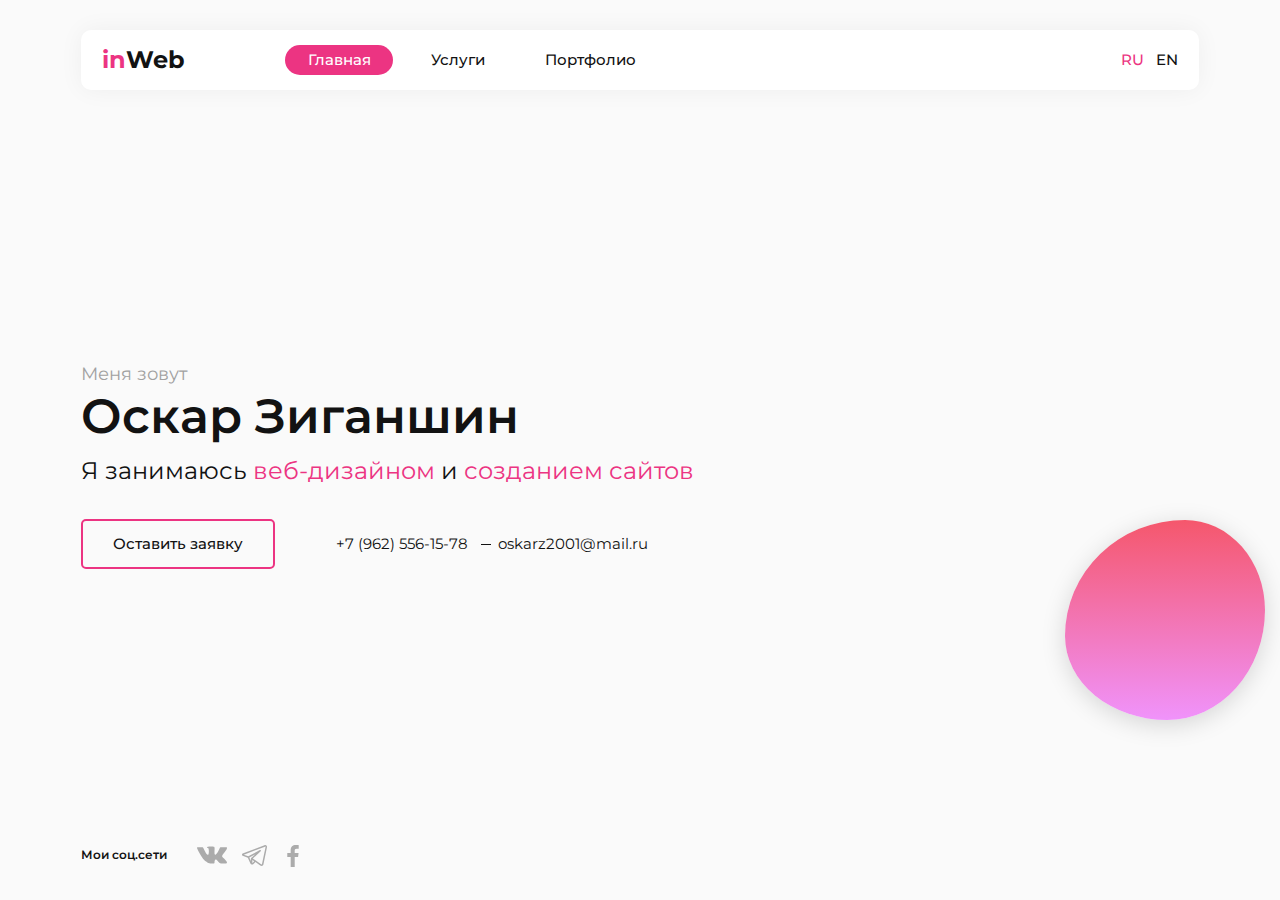
<file: index.html>
<!DOCTYPE html>
<html lang="ru">
<head>
    <meta charset="UTF-8">
    <link rel="preconnect" href="https://fonts.googleapis.com">
    <link rel="preconnect" href="https://fonts.gstatic.com" crossorigin>
    <link href="https://fonts.googleapis.com/css2?family=Montserrat:wght@400;500;600;700&display=swap" rel="stylesheet">
    <link rel="stylesheet" href="assets/css/style.min.css">
    
    <meta name="viewport" content="width=device-width, initial-scale=1">
    
    <link rel="icon" type="image/png" href="assets/img/favicon/favicon-96x96.png" sizes="96x96" />
    <link rel="icon" type="image/svg+xml" href="assets/img/favicon/favicon.svg" />
    <link rel="shortcut icon" href="assets/img/favicon/favicon.ico" />
    <link rel="apple-touch-icon" sizes="180x180" href="assets/img/favicon/apple-touch-icon.png" />
    <meta name="apple-mobile-web-app-title" content="inWeb" />
    <link rel="manifest" href="assets/img/favicon/site.webmanifest" />
    
    <title>Folio</title>
    
    <script src="https://cdnjs.cloudflare.com/ajax/libs/jquery/3.7.1/jquery.min.js" integrity="sha512-v2CJ7UaYy4JwqLDIrZUI/4hqeoQieOmAZNXBeQyjo21dadnwR+8ZaIJVT8EE2iyI61OV8e6M8PP2/4hpQINQ/g==" crossorigin="anonymous" referrerpolicy="no-referrer"></script>
</head>
<body>
<svg style = "display: none;">
    <symbol id="vk" viewBox="0 0 548.358 548.358">
        <g>
            <path d="M545.451 400.298c-.664-1.431-1.283-2.618-1.858-3.569-9.514-17.135-27.695-38.167-54.532-63.102l-.567-.571-.284-.28-.287-.287h-.288c-12.18-11.611-19.893-19.418-23.123-23.415-5.91-7.614-7.234-15.321-4.004-23.13 2.282-5.9 10.854-18.36 25.696-37.397 7.807-10.089 13.99-18.175 18.556-24.267 32.931-43.78 47.208-71.756 42.828-83.939l-1.701-2.847c-1.143-1.714-4.093-3.282-8.846-4.712-4.764-1.427-10.853-1.663-18.278-.712l-82.224.568c-1.332-.472-3.234-.428-5.712.144l-3.713.859-1.431.715-1.136.859c-.952.568-1.999 1.567-3.142 2.995-1.137 1.423-2.088 3.093-2.848 4.996-8.952 23.031-19.13 44.444-30.553 64.238-7.043 11.803-13.511 22.032-19.418 30.693-5.899 8.658-10.848 15.037-14.842 19.126-4 4.093-7.61 7.372-10.852 9.849-3.237 2.478-5.708 3.525-7.419 3.142-1.715-.383-3.33-.763-4.859-1.143-2.663-1.714-4.805-4.045-6.42-6.995-1.622-2.95-2.714-6.663-3.285-11.136-.568-4.476-.904-8.326-1-11.563-.089-3.233-.048-7.806.145-13.706.198-5.903.287-9.897.287-11.991 0-7.234.141-15.085.424-23.555.288-8.47.521-15.181.716-20.125.194-4.949.284-10.185.284-15.705s-.336-9.849-1-12.991a44.442 44.442 0 0 0-2.99-9.137c-1.335-2.95-3.289-5.232-5.853-6.852-2.569-1.618-5.763-2.902-9.564-3.856-10.089-2.283-22.936-3.518-38.547-3.71-35.401-.38-58.148 1.906-68.236 6.855-3.997 2.091-7.614 4.948-10.848 8.562-3.427 4.189-3.905 6.475-1.431 6.851 11.422 1.711 19.508 5.804 24.267 12.275l1.715 3.429c1.334 2.474 2.666 6.854 3.999 13.134 1.331 6.28 2.19 13.227 2.568 20.837.95 13.897.95 25.793 0 35.689-.953 9.9-1.853 17.607-2.712 23.127-.859 5.52-2.143 9.993-3.855 13.418-1.715 3.426-2.856 5.52-3.428 6.28-.571.76-1.047 1.239-1.425 1.427a21.387 21.387 0 0 1-7.71 1.431c-2.667 0-5.901-1.334-9.707-4-3.805-2.666-7.754-6.328-11.847-10.992-4.093-4.665-8.709-11.184-13.85-19.558-5.137-8.374-10.467-18.271-15.987-29.691l-4.567-8.282c-2.855-5.328-6.755-13.086-11.704-23.267-4.952-10.185-9.329-20.037-13.134-29.554-1.521-3.997-3.806-7.04-6.851-9.134l-1.429-.859c-.95-.76-2.475-1.567-4.567-2.427a30.301 30.301 0 0 0-6.567-1.854l-78.229.568c-7.994 0-13.418 1.811-16.274 5.428l-1.143 1.711c-.571.953-.859 2.475-.859 4.57 0 2.094.571 4.664 1.714 7.707 11.42 26.84 23.839 52.725 37.257 77.659 13.418 24.934 25.078 45.019 34.973 60.237 9.897 15.229 19.985 29.602 30.264 43.112 10.279 13.515 17.083 22.176 20.412 25.981 3.333 3.812 5.951 6.662 7.854 8.565l7.139 6.851c4.568 4.569 11.276 10.041 20.127 16.416 8.853 6.379 18.654 12.659 29.408 18.85 10.756 6.181 23.269 11.225 37.546 15.126 14.275 3.905 28.169 5.472 41.684 4.716h32.834c6.659-.575 11.704-2.669 15.133-6.283l1.136-1.431c.764-1.136 1.479-2.901 2.139-5.276.668-2.379 1-5 1-7.851-.195-8.183.428-15.558 1.852-22.124 1.423-6.564 3.045-11.513 4.859-14.846 1.813-3.33 3.859-6.14 6.136-8.418 2.282-2.283 3.908-3.666 4.862-4.142.948-.479 1.705-.804 2.276-.999 4.568-1.522 9.944-.048 16.136 4.429 6.187 4.473 11.99 9.996 17.418 16.56 5.425 6.57 11.943 13.941 19.555 22.124 7.617 8.186 14.277 14.271 19.985 18.274l5.708 3.426c3.812 2.286 8.761 4.38 14.853 6.283 6.081 1.902 11.409 2.378 15.984 1.427l73.087-1.14c7.229 0 12.854-1.197 16.844-3.572 3.998-2.379 6.373-5 7.139-7.851.764-2.854.805-6.092.145-9.712-.677-3.611-1.344-6.136-2.008-7.563z"></path>
        </g>
    </symbol>

    <symbol id="facebook" viewBox="0 0 155.139 155.139">
        <g>
            <path d="M89.584 155.139V84.378h23.742l3.562-27.585H89.584V39.184c0-7.984 2.208-13.425 13.67-13.425l14.595-.006V1.08C115.325.752 106.661 0 96.577 0 75.52 0 61.104 12.853 61.104 36.452v20.341H37.29v27.585h23.814v70.761h28.48z"></path>
        </g>
    </symbol>

    <symbol id="tg" viewBox="0 0 511.981 511.981">
        <g>
            <path d="M504.143 55.033c-6.249-7.672-15.628-11.898-26.412-11.898-5.818 0-11.982 1.218-18.32 3.619L25.956 210.984C2.909 219.718-.193 232.865.009 239.924c.201 7.024 4.012 19.878 27.21 27.298l91.925 33.687 48.447 110.897c4.87 15.338 15.046 26.098 28.034 29.588a35.083 35.083 0 0 0 9.13 1.201c10.548 0 21.348-4.645 30.675-13.405l40.138-37.71 97.935 67.408c8.82 6.518 18.417 9.96 27.775 9.959 18.994-.001 34.143-13.905 38.594-35.423l70.891-342.863c2.913-14.091.562-26.708-6.62-35.528zM149.609 295.704 274.7 228.623l-87.18 79.969a14.984 14.984 0 0 0-4.838 11.038c-.006.154-.025.304-.026.458l-.301 50.572zm65.281 111.62a28.536 28.536 0 0 1-2.768 2.298l.367-61.561 37.791 26.012zM481.384 84.486l-70.89 342.862c-.715 3.457-3.045 11.499-9.218 11.499-2.883 0-6.459-1.484-10.069-4.18a13.941 13.941 0 0 0-.471-.337l-107.969-74.315-.044-.03-61.044-42.017 161.255-147.916a15 15 0 0 0 2.092-19.736 15 15 0 0 0-19.321-4.537l-236.544 126.85-91.927-33.687a12.01 12.01 0 0 0-.202-.073L470.041 74.808c3.649-1.383 6.196-1.673 7.69-1.673.741 0 2.531.082 3.149.842.793.973 1.791 4.282.504 10.509z"></path>
        </g>
    </symbol>

    <symbol id="arrow-right" viewBox="0 0 492.004 492.004">
        <g>
            <path d="M382.678 226.804 163.73 7.86C158.666 2.792 151.906 0 144.698 0s-13.968 2.792-19.032 7.86l-16.124 16.12c-10.492 10.504-10.492 27.576 0 38.064L293.398 245.9l-184.06 184.06c-5.064 5.068-7.86 11.824-7.86 19.028 0 7.212 2.796 13.968 7.86 19.04l16.124 16.116c5.068 5.068 11.824 7.86 19.032 7.86s13.968-2.792 19.032-7.86L382.678 265c5.076-5.084 7.864-11.872 7.848-19.088.016-7.244-2.772-14.028-7.848-19.108z"></path>
        </g>
    </symbol>
</svg>

<div class="page">
    <!-- Header -->
    <header class="header">
        <div class="container">
            <div class="header__inner">
    
                <div class="row header__row">
                    <div class="col-lg-2 col__logo">
                        <a class="logo img" href="index.html">
                            <span class="logo__prefix">in</span>Web
                        </a>
                    </div>
                    <div class="col-lg-8">
                        <nav class="nav">
                            <a class="nav__link active" href="index.html">Главная</a>
                            <a class="nav__link" href="services.html">Услуги</a>
                            <a class="nav__link" href="portfolio.html">Портфолио</a>
                        </nav>
                    </div>
                    <div class="col-lg-2 col__lang">
                        <div class="lang">
                            <a href="#" class="lang__item active">RU</a>
                            <a href="#" class="lang__item">EN</a>
                        </div>
                    </div>
                </div>
    
            </div>
        </div>
    </header>

    <!-- Content -->
    <main class="main">
        
        <div class="container">
            <div class="intro">
                <div class="intro__text">Меня зовут</div>
                <div class="intro__title">Оскар Зиганшин</div>
                <div class="intro__subtitle">
                    Я занимаюсь <span class="intro__subtitle-pink">веб-дизайном</span> и <span class="intro__subtitle-pink">созданием сайтов</span>
                </div>
        
                <div class="row">
                    <div class="col-lg-3">
                        <a class="btn btn--pink" href="#" data-modal="#becomeClientModal">Оставить заявку</a>
                    </div>
        
                    <div class="col-lg-5" style="display: flex; align-items: center">
                        <ul class="contacts">
                            <li class="contacts__item">
                                <a class="contacts__link" href="tel:+79625561578">+7 (962) 556-15-78</a>
                            </li>
                            <li class="contacts__item">
                                <a class="contacts__link" href="mailto:oskarz2001@mail.ru">oskarz2001@mail.ru</a>
                            </li>
                        </ul>
                    </div>
                </div>
            </div>
        </div>
        
        <div class="circle"></div>
        
        
    </main>

    <!-- Footer -->
    <footer class="footer">
        <div class="container">
            <div class="social">
                <div class="social__text">Мои соц.сети</div>
                <a class="social__link" href="#" target="_blank">
                    <svg class="social__icon">
                        <use xlink:href="#vk"></use>
                    </svg>
                </a>
    
                <a class="social__link" href="#" target="_blank">
                    <svg class="social__icon social__icon--tg">
                        <use xlink:href="#tg"></use>
                    </svg>
                </a>
    
                <a class="social__link" href="#" target="_blank">
                    <svg class="social__icon social__icon--fb">
                        <use xlink:href="#facebook"></use>
                    </svg>
                </a>
            </div>
        </div>
    </footer>
</div>

<!--Modals-->
    <div class="modal" id="becomeClientModal">
        <div class="modal__inner">
            <div class="modal__content">
                <div class="modal__header">
                    <h4 class="modal__title">Оставить заявку</h4>
                    <div class="modal__text">
                        <p>Заполните форму ниже и я свяжусь с Вами в ближайшее время!</p>
                    </div>
                </div>

                <form class="form" action="/" method="post">
                    <div class="form__group">
                        <input class="input" type="text" name="name" autocomplete="name" placeholder="Ваше имя">
                    </div>
                    <div class="form__group">
                        <input class="input" type="tel" name="tel" autocomplete="tel" placeholder="Ваш телефон">
                    </div>
                    <div class="form__group">
                        <input class="input" type="email" name="email" autocomplete="email" placeholder="Ваша почта">
                    </div>

                    <a class="btn btn--pink btn--block" href="#" data-modal="#becomeClientModal">Оставить заявку</a>
                </form>

                <div class="modal__footer">
                    <h4 class="modal__footer-title">Контакты</h4>
                    <address class="modal__contacts">
                        <p>Телефон: <a class="contacts__link" href="tel:+79625561578">+7 (962) 556-15-78</a></p>
                        <p>Почта: <a class="contacts__link" href="mailto:oskarz2001@mail.ru">oskarz2001@mail.ru</a></p>
                    </address>
                </div>
                <button class="modal__close" type="button" data-modal-close>
                    <img src="assets/img/close.svg" alt="">
                </button>
            </div>
        </div>
    </div>
<script src="assets/js/app.min.js"></script>
</body>
</html>
</file>
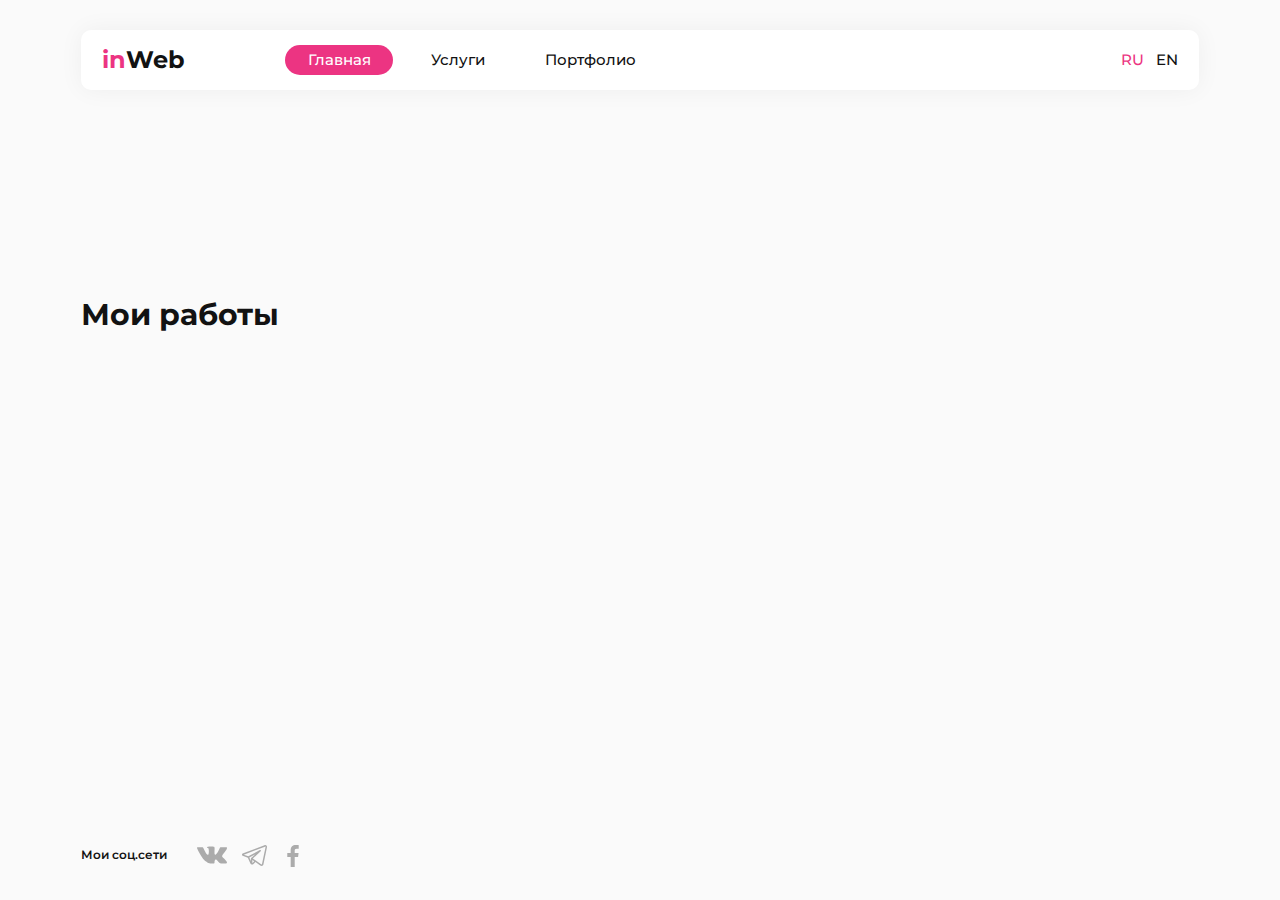
<file: portfolio.html>
<!DOCTYPE html>
<html lang="ru">
<head>
    <meta charset="UTF-8">
    <link rel="preconnect" href="https://fonts.googleapis.com">
    <link rel="preconnect" href="https://fonts.gstatic.com" crossorigin>
    <link href="https://fonts.googleapis.com/css2?family=Montserrat:wght@400;500;600;700&display=swap" rel="stylesheet">
    <link rel="stylesheet" href="assets/css/style.min.css">
    
    <meta name="viewport" content="width=device-width, initial-scale=1">
    
    <link rel="icon" type="image/png" href="assets/img/favicon/favicon-96x96.png" sizes="96x96" />
    <link rel="icon" type="image/svg+xml" href="assets/img/favicon/favicon.svg" />
    <link rel="shortcut icon" href="assets/img/favicon/favicon.ico" />
    <link rel="apple-touch-icon" sizes="180x180" href="assets/img/favicon/apple-touch-icon.png" />
    <meta name="apple-mobile-web-app-title" content="inWeb" />
    <link rel="manifest" href="assets/img/favicon/site.webmanifest" />
    
    <title>Folio</title>
    
    <script src="https://cdnjs.cloudflare.com/ajax/libs/jquery/3.7.1/jquery.min.js" integrity="sha512-v2CJ7UaYy4JwqLDIrZUI/4hqeoQieOmAZNXBeQyjo21dadnwR+8ZaIJVT8EE2iyI61OV8e6M8PP2/4hpQINQ/g==" crossorigin="anonymous" referrerpolicy="no-referrer"></script>
</head>
<body>
<svg style = "display: none;">
    <symbol id="vk" viewBox="0 0 548.358 548.358">
        <g>
            <path d="M545.451 400.298c-.664-1.431-1.283-2.618-1.858-3.569-9.514-17.135-27.695-38.167-54.532-63.102l-.567-.571-.284-.28-.287-.287h-.288c-12.18-11.611-19.893-19.418-23.123-23.415-5.91-7.614-7.234-15.321-4.004-23.13 2.282-5.9 10.854-18.36 25.696-37.397 7.807-10.089 13.99-18.175 18.556-24.267 32.931-43.78 47.208-71.756 42.828-83.939l-1.701-2.847c-1.143-1.714-4.093-3.282-8.846-4.712-4.764-1.427-10.853-1.663-18.278-.712l-82.224.568c-1.332-.472-3.234-.428-5.712.144l-3.713.859-1.431.715-1.136.859c-.952.568-1.999 1.567-3.142 2.995-1.137 1.423-2.088 3.093-2.848 4.996-8.952 23.031-19.13 44.444-30.553 64.238-7.043 11.803-13.511 22.032-19.418 30.693-5.899 8.658-10.848 15.037-14.842 19.126-4 4.093-7.61 7.372-10.852 9.849-3.237 2.478-5.708 3.525-7.419 3.142-1.715-.383-3.33-.763-4.859-1.143-2.663-1.714-4.805-4.045-6.42-6.995-1.622-2.95-2.714-6.663-3.285-11.136-.568-4.476-.904-8.326-1-11.563-.089-3.233-.048-7.806.145-13.706.198-5.903.287-9.897.287-11.991 0-7.234.141-15.085.424-23.555.288-8.47.521-15.181.716-20.125.194-4.949.284-10.185.284-15.705s-.336-9.849-1-12.991a44.442 44.442 0 0 0-2.99-9.137c-1.335-2.95-3.289-5.232-5.853-6.852-2.569-1.618-5.763-2.902-9.564-3.856-10.089-2.283-22.936-3.518-38.547-3.71-35.401-.38-58.148 1.906-68.236 6.855-3.997 2.091-7.614 4.948-10.848 8.562-3.427 4.189-3.905 6.475-1.431 6.851 11.422 1.711 19.508 5.804 24.267 12.275l1.715 3.429c1.334 2.474 2.666 6.854 3.999 13.134 1.331 6.28 2.19 13.227 2.568 20.837.95 13.897.95 25.793 0 35.689-.953 9.9-1.853 17.607-2.712 23.127-.859 5.52-2.143 9.993-3.855 13.418-1.715 3.426-2.856 5.52-3.428 6.28-.571.76-1.047 1.239-1.425 1.427a21.387 21.387 0 0 1-7.71 1.431c-2.667 0-5.901-1.334-9.707-4-3.805-2.666-7.754-6.328-11.847-10.992-4.093-4.665-8.709-11.184-13.85-19.558-5.137-8.374-10.467-18.271-15.987-29.691l-4.567-8.282c-2.855-5.328-6.755-13.086-11.704-23.267-4.952-10.185-9.329-20.037-13.134-29.554-1.521-3.997-3.806-7.04-6.851-9.134l-1.429-.859c-.95-.76-2.475-1.567-4.567-2.427a30.301 30.301 0 0 0-6.567-1.854l-78.229.568c-7.994 0-13.418 1.811-16.274 5.428l-1.143 1.711c-.571.953-.859 2.475-.859 4.57 0 2.094.571 4.664 1.714 7.707 11.42 26.84 23.839 52.725 37.257 77.659 13.418 24.934 25.078 45.019 34.973 60.237 9.897 15.229 19.985 29.602 30.264 43.112 10.279 13.515 17.083 22.176 20.412 25.981 3.333 3.812 5.951 6.662 7.854 8.565l7.139 6.851c4.568 4.569 11.276 10.041 20.127 16.416 8.853 6.379 18.654 12.659 29.408 18.85 10.756 6.181 23.269 11.225 37.546 15.126 14.275 3.905 28.169 5.472 41.684 4.716h32.834c6.659-.575 11.704-2.669 15.133-6.283l1.136-1.431c.764-1.136 1.479-2.901 2.139-5.276.668-2.379 1-5 1-7.851-.195-8.183.428-15.558 1.852-22.124 1.423-6.564 3.045-11.513 4.859-14.846 1.813-3.33 3.859-6.14 6.136-8.418 2.282-2.283 3.908-3.666 4.862-4.142.948-.479 1.705-.804 2.276-.999 4.568-1.522 9.944-.048 16.136 4.429 6.187 4.473 11.99 9.996 17.418 16.56 5.425 6.57 11.943 13.941 19.555 22.124 7.617 8.186 14.277 14.271 19.985 18.274l5.708 3.426c3.812 2.286 8.761 4.38 14.853 6.283 6.081 1.902 11.409 2.378 15.984 1.427l73.087-1.14c7.229 0 12.854-1.197 16.844-3.572 3.998-2.379 6.373-5 7.139-7.851.764-2.854.805-6.092.145-9.712-.677-3.611-1.344-6.136-2.008-7.563z"></path>
        </g>
    </symbol>

    <symbol id="facebook" viewBox="0 0 155.139 155.139">
        <g>
            <path d="M89.584 155.139V84.378h23.742l3.562-27.585H89.584V39.184c0-7.984 2.208-13.425 13.67-13.425l14.595-.006V1.08C115.325.752 106.661 0 96.577 0 75.52 0 61.104 12.853 61.104 36.452v20.341H37.29v27.585h23.814v70.761h28.48z"></path>
        </g>
    </symbol>

    <symbol id="tg" viewBox="0 0 511.981 511.981">
        <g>
            <path d="M504.143 55.033c-6.249-7.672-15.628-11.898-26.412-11.898-5.818 0-11.982 1.218-18.32 3.619L25.956 210.984C2.909 219.718-.193 232.865.009 239.924c.201 7.024 4.012 19.878 27.21 27.298l91.925 33.687 48.447 110.897c4.87 15.338 15.046 26.098 28.034 29.588a35.083 35.083 0 0 0 9.13 1.201c10.548 0 21.348-4.645 30.675-13.405l40.138-37.71 97.935 67.408c8.82 6.518 18.417 9.96 27.775 9.959 18.994-.001 34.143-13.905 38.594-35.423l70.891-342.863c2.913-14.091.562-26.708-6.62-35.528zM149.609 295.704 274.7 228.623l-87.18 79.969a14.984 14.984 0 0 0-4.838 11.038c-.006.154-.025.304-.026.458l-.301 50.572zm65.281 111.62a28.536 28.536 0 0 1-2.768 2.298l.367-61.561 37.791 26.012zM481.384 84.486l-70.89 342.862c-.715 3.457-3.045 11.499-9.218 11.499-2.883 0-6.459-1.484-10.069-4.18a13.941 13.941 0 0 0-.471-.337l-107.969-74.315-.044-.03-61.044-42.017 161.255-147.916a15 15 0 0 0 2.092-19.736 15 15 0 0 0-19.321-4.537l-236.544 126.85-91.927-33.687a12.01 12.01 0 0 0-.202-.073L470.041 74.808c3.649-1.383 6.196-1.673 7.69-1.673.741 0 2.531.082 3.149.842.793.973 1.791 4.282.504 10.509z"></path>
        </g>
    </symbol>

    <symbol id="arrow-right" viewBox="0 0 492.004 492.004">
        <g>
            <path d="M382.678 226.804 163.73 7.86C158.666 2.792 151.906 0 144.698 0s-13.968 2.792-19.032 7.86l-16.124 16.12c-10.492 10.504-10.492 27.576 0 38.064L293.398 245.9l-184.06 184.06c-5.064 5.068-7.86 11.824-7.86 19.028 0 7.212 2.796 13.968 7.86 19.04l16.124 16.116c5.068 5.068 11.824 7.86 19.032 7.86s13.968-2.792 19.032-7.86L382.678 265c5.076-5.084 7.864-11.872 7.848-19.088.016-7.244-2.772-14.028-7.848-19.108z"></path>
        </g>
    </symbol>
</svg>

<div class="page">
    <!-- Header -->
    <header class="header">
        <div class="container">
            <div class="header__inner">
    
                <div class="row header__row">
                    <div class="col-lg-2 col__logo">
                        <a class="logo img" href="index.html">
                            <span class="logo__prefix">in</span>Web
                        </a>
                    </div>
                    <div class="col-lg-8">
                        <nav class="nav">
                            <a class="nav__link active" href="index.html">Главная</a>
                            <a class="nav__link" href="services.html">Услуги</a>
                            <a class="nav__link" href="portfolio.html">Портфолио</a>
                        </nav>
                    </div>
                    <div class="col-lg-2 col__lang">
                        <div class="lang">
                            <a href="#" class="lang__item active">RU</a>
                            <a href="#" class="lang__item">EN</a>
                        </div>
                    </div>
                </div>
    
            </div>
        </div>
    </header>

    <!-- Content -->
    <main class="main">
        
        <div class="container">
            <h1 class="main__title">Мои работы</h1>
        
            <div class="portfolio">
                <button class="portfolio__arrow portfolio__arrow--prev" type="button" id="arrow-prev">
                    <svg class="portfolio__arrow-icon">
                        <use xlink:href="#arrow-right"></use>
                    </svg>
                </button>
                <button class="portfolio__arrow portfolio__arrow--next" type="button" id="arrow-next">
                    <svg class="portfolio__arrow-icon">
                        <use xlink:href="#arrow-right"></use>
                    </svg>
                </button>
        
                <div class="portfolio__slider" id="portfolio">
                    <div>
                        <div class="portfolio__item">
                            <a class="portfolio__link" href="https://oskar200125.github.io/Dilly-kazan/" target="_blank">
                                <img class="img portfolio__img" src="assets/img/portfolio-1.svg" alt="">
                            </a>
                            <div class="portfolio__title">Сайт проекта Dilly-kazan</div>
                        </div>
                    </div>
        
                    <div>
                        <div class="portfolio__item">
                            <a class="portfolio__link" href="https://oskar200125.github.io/Logistic/" target="_blank">
                                <img class="img portfolio__img" src="assets/img/portfolio-2.svg" alt="">
                            </a>
                            <div class="portfolio__title">Сайт проекта Logistic</div>
                        </div>
                    </div>
        
                    <div>
                        <div class="portfolio__item">
                            <a class="portfolio__link" href="#" target="_blank">
                                <img class="img portfolio__img" src="assets/img/portfolio-1.svg" alt="">
                            </a>
                            <div class="portfolio__title">Сайт проекта 2 ...</div>
                        </div>
                    </div>
        
                    <div>
                        <div class="portfolio__item">
                            <a class="portfolio__link" href="#" target="_blank">
                                <img class="img portfolio__img" src="assets/img/portfolio-1.svg" alt="">
                            </a>
                            <div class="portfolio__title">Сайт проекта 2 ...</div>
                        </div>
                    </div>
                </div>
            </div>
        </div>
        
    </main>

    <!-- Footer -->
    <footer class="footer">
        <div class="container">
            <div class="social">
                <div class="social__text">Мои соц.сети</div>
                <a class="social__link" href="#" target="_blank">
                    <svg class="social__icon">
                        <use xlink:href="#vk"></use>
                    </svg>
                </a>
    
                <a class="social__link" href="#" target="_blank">
                    <svg class="social__icon social__icon--tg">
                        <use xlink:href="#tg"></use>
                    </svg>
                </a>
    
                <a class="social__link" href="#" target="_blank">
                    <svg class="social__icon social__icon--fb">
                        <use xlink:href="#facebook"></use>
                    </svg>
                </a>
            </div>
        </div>
    </footer>
</div>

<!--Modals-->
    <div class="modal" id="becomeClientModal">
        <div class="modal__inner">
            <div class="modal__content">
                <div class="modal__header">
                    <h4 class="modal__title">Оставить заявку</h4>
                    <div class="modal__text">
                        <p>Заполните форму ниже и я свяжусь с Вами в ближайшее время!</p>
                    </div>
                </div>

                <form class="form" action="/" method="post">
                    <div class="form__group">
                        <input class="input" type="text" name="name" autocomplete="name" placeholder="Ваше имя">
                    </div>
                    <div class="form__group">
                        <input class="input" type="tel" name="tel" autocomplete="tel" placeholder="Ваш телефон">
                    </div>
                    <div class="form__group">
                        <input class="input" type="email" name="email" autocomplete="email" placeholder="Ваша почта">
                    </div>

                    <a class="btn btn--pink btn--block" href="#" data-modal="#becomeClientModal">Оставить заявку</a>
                </form>

                <div class="modal__footer">
                    <h4 class="modal__footer-title">Контакты</h4>
                    <address class="modal__contacts">
                        <p>Телефон: <a class="contacts__link" href="tel:+79625561578">+7 (962) 556-15-78</a></p>
                        <p>Почта: <a class="contacts__link" href="mailto:oskarz2001@mail.ru">oskarz2001@mail.ru</a></p>
                    </address>
                </div>
                <button class="modal__close" type="button" data-modal-close>
                    <img src="assets/img/close.svg" alt="">
                </button>
            </div>
        </div>
    </div>
<script src="assets/js/app.min.js"></script>
</body>
</html>
</file>
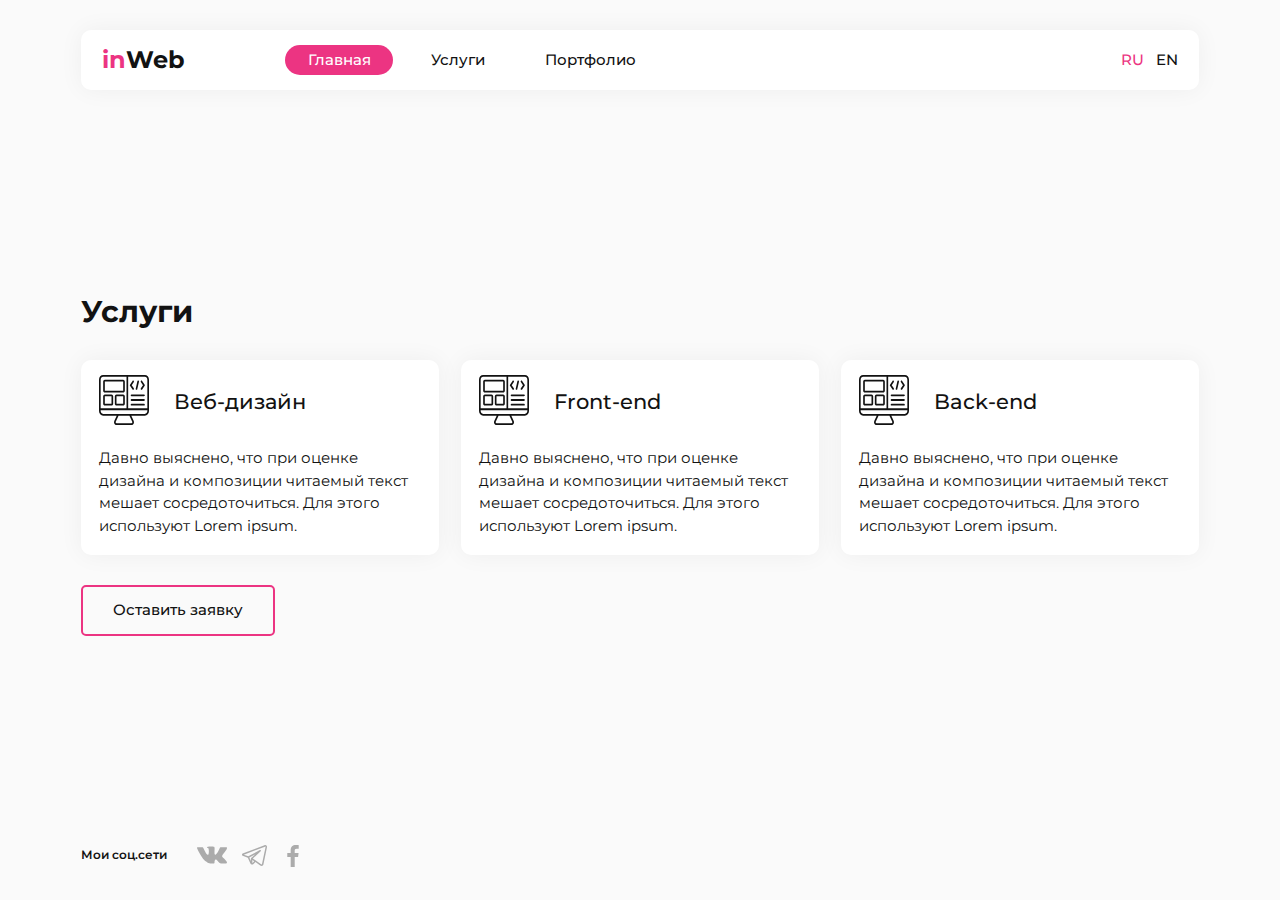
<file: services.html>
<!DOCTYPE html>
<html lang="ru">
<head>
    <meta charset="UTF-8">
    <link rel="preconnect" href="https://fonts.googleapis.com">
    <link rel="preconnect" href="https://fonts.gstatic.com" crossorigin>
    <link href="https://fonts.googleapis.com/css2?family=Montserrat:wght@400;500;600;700&display=swap" rel="stylesheet">
    <link rel="stylesheet" href="assets/css/style.min.css">
    
    <meta name="viewport" content="width=device-width, initial-scale=1">
    
    <link rel="icon" type="image/png" href="assets/img/favicon/favicon-96x96.png" sizes="96x96" />
    <link rel="icon" type="image/svg+xml" href="assets/img/favicon/favicon.svg" />
    <link rel="shortcut icon" href="assets/img/favicon/favicon.ico" />
    <link rel="apple-touch-icon" sizes="180x180" href="assets/img/favicon/apple-touch-icon.png" />
    <meta name="apple-mobile-web-app-title" content="inWeb" />
    <link rel="manifest" href="assets/img/favicon/site.webmanifest" />
    
    <title>Folio</title>
    
    <script src="https://cdnjs.cloudflare.com/ajax/libs/jquery/3.7.1/jquery.min.js" integrity="sha512-v2CJ7UaYy4JwqLDIrZUI/4hqeoQieOmAZNXBeQyjo21dadnwR+8ZaIJVT8EE2iyI61OV8e6M8PP2/4hpQINQ/g==" crossorigin="anonymous" referrerpolicy="no-referrer"></script>
</head>
<body>
<svg style = "display: none;">
    <symbol id="vk" viewBox="0 0 548.358 548.358">
        <g>
            <path d="M545.451 400.298c-.664-1.431-1.283-2.618-1.858-3.569-9.514-17.135-27.695-38.167-54.532-63.102l-.567-.571-.284-.28-.287-.287h-.288c-12.18-11.611-19.893-19.418-23.123-23.415-5.91-7.614-7.234-15.321-4.004-23.13 2.282-5.9 10.854-18.36 25.696-37.397 7.807-10.089 13.99-18.175 18.556-24.267 32.931-43.78 47.208-71.756 42.828-83.939l-1.701-2.847c-1.143-1.714-4.093-3.282-8.846-4.712-4.764-1.427-10.853-1.663-18.278-.712l-82.224.568c-1.332-.472-3.234-.428-5.712.144l-3.713.859-1.431.715-1.136.859c-.952.568-1.999 1.567-3.142 2.995-1.137 1.423-2.088 3.093-2.848 4.996-8.952 23.031-19.13 44.444-30.553 64.238-7.043 11.803-13.511 22.032-19.418 30.693-5.899 8.658-10.848 15.037-14.842 19.126-4 4.093-7.61 7.372-10.852 9.849-3.237 2.478-5.708 3.525-7.419 3.142-1.715-.383-3.33-.763-4.859-1.143-2.663-1.714-4.805-4.045-6.42-6.995-1.622-2.95-2.714-6.663-3.285-11.136-.568-4.476-.904-8.326-1-11.563-.089-3.233-.048-7.806.145-13.706.198-5.903.287-9.897.287-11.991 0-7.234.141-15.085.424-23.555.288-8.47.521-15.181.716-20.125.194-4.949.284-10.185.284-15.705s-.336-9.849-1-12.991a44.442 44.442 0 0 0-2.99-9.137c-1.335-2.95-3.289-5.232-5.853-6.852-2.569-1.618-5.763-2.902-9.564-3.856-10.089-2.283-22.936-3.518-38.547-3.71-35.401-.38-58.148 1.906-68.236 6.855-3.997 2.091-7.614 4.948-10.848 8.562-3.427 4.189-3.905 6.475-1.431 6.851 11.422 1.711 19.508 5.804 24.267 12.275l1.715 3.429c1.334 2.474 2.666 6.854 3.999 13.134 1.331 6.28 2.19 13.227 2.568 20.837.95 13.897.95 25.793 0 35.689-.953 9.9-1.853 17.607-2.712 23.127-.859 5.52-2.143 9.993-3.855 13.418-1.715 3.426-2.856 5.52-3.428 6.28-.571.76-1.047 1.239-1.425 1.427a21.387 21.387 0 0 1-7.71 1.431c-2.667 0-5.901-1.334-9.707-4-3.805-2.666-7.754-6.328-11.847-10.992-4.093-4.665-8.709-11.184-13.85-19.558-5.137-8.374-10.467-18.271-15.987-29.691l-4.567-8.282c-2.855-5.328-6.755-13.086-11.704-23.267-4.952-10.185-9.329-20.037-13.134-29.554-1.521-3.997-3.806-7.04-6.851-9.134l-1.429-.859c-.95-.76-2.475-1.567-4.567-2.427a30.301 30.301 0 0 0-6.567-1.854l-78.229.568c-7.994 0-13.418 1.811-16.274 5.428l-1.143 1.711c-.571.953-.859 2.475-.859 4.57 0 2.094.571 4.664 1.714 7.707 11.42 26.84 23.839 52.725 37.257 77.659 13.418 24.934 25.078 45.019 34.973 60.237 9.897 15.229 19.985 29.602 30.264 43.112 10.279 13.515 17.083 22.176 20.412 25.981 3.333 3.812 5.951 6.662 7.854 8.565l7.139 6.851c4.568 4.569 11.276 10.041 20.127 16.416 8.853 6.379 18.654 12.659 29.408 18.85 10.756 6.181 23.269 11.225 37.546 15.126 14.275 3.905 28.169 5.472 41.684 4.716h32.834c6.659-.575 11.704-2.669 15.133-6.283l1.136-1.431c.764-1.136 1.479-2.901 2.139-5.276.668-2.379 1-5 1-7.851-.195-8.183.428-15.558 1.852-22.124 1.423-6.564 3.045-11.513 4.859-14.846 1.813-3.33 3.859-6.14 6.136-8.418 2.282-2.283 3.908-3.666 4.862-4.142.948-.479 1.705-.804 2.276-.999 4.568-1.522 9.944-.048 16.136 4.429 6.187 4.473 11.99 9.996 17.418 16.56 5.425 6.57 11.943 13.941 19.555 22.124 7.617 8.186 14.277 14.271 19.985 18.274l5.708 3.426c3.812 2.286 8.761 4.38 14.853 6.283 6.081 1.902 11.409 2.378 15.984 1.427l73.087-1.14c7.229 0 12.854-1.197 16.844-3.572 3.998-2.379 6.373-5 7.139-7.851.764-2.854.805-6.092.145-9.712-.677-3.611-1.344-6.136-2.008-7.563z"></path>
        </g>
    </symbol>

    <symbol id="facebook" viewBox="0 0 155.139 155.139">
        <g>
            <path d="M89.584 155.139V84.378h23.742l3.562-27.585H89.584V39.184c0-7.984 2.208-13.425 13.67-13.425l14.595-.006V1.08C115.325.752 106.661 0 96.577 0 75.52 0 61.104 12.853 61.104 36.452v20.341H37.29v27.585h23.814v70.761h28.48z"></path>
        </g>
    </symbol>

    <symbol id="tg" viewBox="0 0 511.981 511.981">
        <g>
            <path d="M504.143 55.033c-6.249-7.672-15.628-11.898-26.412-11.898-5.818 0-11.982 1.218-18.32 3.619L25.956 210.984C2.909 219.718-.193 232.865.009 239.924c.201 7.024 4.012 19.878 27.21 27.298l91.925 33.687 48.447 110.897c4.87 15.338 15.046 26.098 28.034 29.588a35.083 35.083 0 0 0 9.13 1.201c10.548 0 21.348-4.645 30.675-13.405l40.138-37.71 97.935 67.408c8.82 6.518 18.417 9.96 27.775 9.959 18.994-.001 34.143-13.905 38.594-35.423l70.891-342.863c2.913-14.091.562-26.708-6.62-35.528zM149.609 295.704 274.7 228.623l-87.18 79.969a14.984 14.984 0 0 0-4.838 11.038c-.006.154-.025.304-.026.458l-.301 50.572zm65.281 111.62a28.536 28.536 0 0 1-2.768 2.298l.367-61.561 37.791 26.012zM481.384 84.486l-70.89 342.862c-.715 3.457-3.045 11.499-9.218 11.499-2.883 0-6.459-1.484-10.069-4.18a13.941 13.941 0 0 0-.471-.337l-107.969-74.315-.044-.03-61.044-42.017 161.255-147.916a15 15 0 0 0 2.092-19.736 15 15 0 0 0-19.321-4.537l-236.544 126.85-91.927-33.687a12.01 12.01 0 0 0-.202-.073L470.041 74.808c3.649-1.383 6.196-1.673 7.69-1.673.741 0 2.531.082 3.149.842.793.973 1.791 4.282.504 10.509z"></path>
        </g>
    </symbol>

    <symbol id="arrow-right" viewBox="0 0 492.004 492.004">
        <g>
            <path d="M382.678 226.804 163.73 7.86C158.666 2.792 151.906 0 144.698 0s-13.968 2.792-19.032 7.86l-16.124 16.12c-10.492 10.504-10.492 27.576 0 38.064L293.398 245.9l-184.06 184.06c-5.064 5.068-7.86 11.824-7.86 19.028 0 7.212 2.796 13.968 7.86 19.04l16.124 16.116c5.068 5.068 11.824 7.86 19.032 7.86s13.968-2.792 19.032-7.86L382.678 265c5.076-5.084 7.864-11.872 7.848-19.088.016-7.244-2.772-14.028-7.848-19.108z"></path>
        </g>
    </symbol>
</svg>

<div class="page">
    <!-- Header -->
    <header class="header">
        <div class="container">
            <div class="header__inner">
    
                <div class="row header__row">
                    <div class="col-lg-2 col__logo">
                        <a class="logo img" href="index.html">
                            <span class="logo__prefix">in</span>Web
                        </a>
                    </div>
                    <div class="col-lg-8">
                        <nav class="nav">
                            <a class="nav__link active" href="index.html">Главная</a>
                            <a class="nav__link" href="services.html">Услуги</a>
                            <a class="nav__link" href="portfolio.html">Портфолио</a>
                        </nav>
                    </div>
                    <div class="col-lg-2 col__lang">
                        <div class="lang">
                            <a href="#" class="lang__item active">RU</a>
                            <a href="#" class="lang__item">EN</a>
                        </div>
                    </div>
                </div>
    
            </div>
        </div>
    </header>

    <!-- Content -->
    <main class="main">
        
        <div class="container">
            <h1 class="main__title">Услуги</h1>
        
            <div class="services">
                <div class="row">
                <div class="col-lg-4">
                    <div class="services__item">
                        <img class="img services__icon" src="assets/img/services-icon.svg" alt="">
                        <div class="services__title">Веб-дизайн</div>
                        <div class="services__text">
                            <p>Давно выяснено, что при оценке дизайна и композиции читаемый текст мешает сосредоточиться. Для этого используют Lorem ipsum.</p>
                        </div>
                    </div>
                </div>
                <div class="col-lg-4">
                    <div class="services__item">
                        <img class="img services__icon" src="assets/img/services-icon.svg" alt="">
                        <div class="services__title">Front-end</div>
                        <div class="services__text">
                            <p>Давно выяснено, что при оценке дизайна и композиции читаемый текст мешает сосредоточиться. Для этого используют Lorem ipsum.</p>
                        </div>
                    </div>
                </div>
                <div class="col-lg-4">
                    <div class="services__item">
                        <img class="img services__icon" src="assets/img/services-icon.svg" alt="">
                        <div class="services__title">Back-end</div>
                        <div class="services__text">
                            <p>Давно выяснено, что при оценке дизайна и композиции читаемый текст мешает сосредоточиться. Для этого используют Lorem ipsum.</p>
                        </div>
                    </div>
                </div>
                </div>
            </div>
        
            <a class="btn btn--pink" href="#" data-modal="#becomeClientModal">Оставить заявку</a>
        </div>
        
    </main>

    <!-- Footer -->
    <footer class="footer">
        <div class="container">
            <div class="social">
                <div class="social__text">Мои соц.сети</div>
                <a class="social__link" href="#" target="_blank">
                    <svg class="social__icon">
                        <use xlink:href="#vk"></use>
                    </svg>
                </a>
    
                <a class="social__link" href="#" target="_blank">
                    <svg class="social__icon social__icon--tg">
                        <use xlink:href="#tg"></use>
                    </svg>
                </a>
    
                <a class="social__link" href="#" target="_blank">
                    <svg class="social__icon social__icon--fb">
                        <use xlink:href="#facebook"></use>
                    </svg>
                </a>
            </div>
        </div>
    </footer>
</div>

<!--Modals-->
    <div class="modal" id="becomeClientModal">
        <div class="modal__inner">
            <div class="modal__content">
                <div class="modal__header">
                    <h4 class="modal__title">Оставить заявку</h4>
                    <div class="modal__text">
                        <p>Заполните форму ниже и я свяжусь с Вами в ближайшее время!</p>
                    </div>
                </div>

                <form class="form" action="/" method="post">
                    <div class="form__group">
                        <input class="input" type="text" name="name" autocomplete="name" placeholder="Ваше имя">
                    </div>
                    <div class="form__group">
                        <input class="input" type="tel" name="tel" autocomplete="tel" placeholder="Ваш телефон">
                    </div>
                    <div class="form__group">
                        <input class="input" type="email" name="email" autocomplete="email" placeholder="Ваша почта">
                    </div>

                    <a class="btn btn--pink btn--block" href="#" data-modal="#becomeClientModal">Оставить заявку</a>
                </form>

                <div class="modal__footer">
                    <h4 class="modal__footer-title">Контакты</h4>
                    <address class="modal__contacts">
                        <p>Телефон: <a class="contacts__link" href="tel:+79625561578">+7 (962) 556-15-78</a></p>
                        <p>Почта: <a class="contacts__link" href="mailto:oskarz2001@mail.ru">oskarz2001@mail.ru</a></p>
                    </address>
                </div>
                <button class="modal__close" type="button" data-modal-close>
                    <img src="assets/img/close.svg" alt="">
                </button>
            </div>
        </div>
    </div>
<script src="assets/js/app.min.js"></script>
</body>
</html>
</file>
<file: assets/css/style.min.css>
@charset "UTF-8";:root,[data-bs-theme=light]{--bs-blue:#0d6efd;--bs-indigo:#6610f2;--bs-purple:#6f42c1;--bs-pink:#ec3482;--bs-red:#dc3545;--bs-orange:#fd7e14;--bs-yellow:#ffc107;--bs-green:#198754;--bs-teal:#20c997;--bs-cyan:#0dcaf0;--bs-black:#121212;--bs-white:#fff;--bs-gray:#6c757d;--bs-gray-dark:#343a40;--bs-gray-100:#f8f9fa;--bs-gray-200:#e9ecef;--bs-gray-300:#dee2e6;--bs-gray-400:#ced4da;--bs-gray-500:#adb5bd;--bs-gray-600:#6c757d;--bs-gray-700:#495057;--bs-gray-800:#343a40;--bs-gray-900:#212529;--bs-primary:#0d6efd;--bs-secondary:#6c757d;--bs-success:#198754;--bs-info:#0dcaf0;--bs-warning:#ffc107;--bs-danger:#dc3545;--bs-light:#f8f9fa;--bs-dark:#212529;--bs-primary-rgb:13,110,253;--bs-secondary-rgb:108,117,125;--bs-success-rgb:25,135,84;--bs-info-rgb:13,202,240;--bs-warning-rgb:255,193,7;--bs-danger-rgb:220,53,69;--bs-light-rgb:248,249,250;--bs-dark-rgb:33,37,41;--bs-primary-text-emphasis:rgb(5.2,44,101.2);--bs-secondary-text-emphasis:rgb(43.2,46.8,50);--bs-success-text-emphasis:rgb(10,54,33.6);--bs-info-text-emphasis:rgb(5.2,80.8,96);--bs-warning-text-emphasis:rgb(102,77.2,2.8);--bs-danger-text-emphasis:rgb(88,21.2,27.6);--bs-light-text-emphasis:#495057;--bs-dark-text-emphasis:#495057;--bs-primary-bg-subtle:rgb(206.6,226,254.6);--bs-secondary-bg-subtle:rgb(225.6,227.4,229);--bs-success-bg-subtle:rgb(209,231,220.8);--bs-info-bg-subtle:rgb(206.6,244.4,252);--bs-warning-bg-subtle:rgb(255,242.6,205.4);--bs-danger-bg-subtle:rgb(248,214.6,217.8);--bs-light-bg-subtle:rgb(251.5,252,252.5);--bs-dark-bg-subtle:#ced4da;--bs-primary-border-subtle:rgb(158.2,197,254.2);--bs-secondary-border-subtle:rgb(196.2,199.8,203);--bs-success-border-subtle:rgb(163,207,186.6);--bs-info-border-subtle:rgb(158.2,233.8,249);--bs-warning-border-subtle:rgb(255,230.2,155.8);--bs-danger-border-subtle:rgb(241,174.2,180.6);--bs-light-border-subtle:#e9ecef;--bs-dark-border-subtle:#adb5bd;--bs-white-rgb:255,255,255;--bs-black-rgb:18,18,18;--bs-font-sans-serif:system-ui,-apple-system,"Segoe UI",Roboto,"Helvetica Neue","Noto Sans","Liberation Sans",Arial,sans-serif,"Apple Color Emoji","Segoe UI Emoji","Segoe UI Symbol","Noto Color Emoji";--bs-font-monospace:SFMono-Regular,Menlo,Monaco,Consolas,"Liberation Mono","Courier New",monospace;--bs-gradient:linear-gradient(180deg,hsla(0,0%,100%,.15),hsla(0,0%,100%,0));--bs-body-font-family:var(--bs-font-sans-serif);--bs-body-font-size:1rem;--bs-body-font-weight:400;--bs-body-line-height:1.5;--bs-body-color:#212529;--bs-body-color-rgb:33,37,41;--bs-body-bg:#fff;--bs-body-bg-rgb:255,255,255;--bs-emphasis-color:#121212;--bs-emphasis-color-rgb:18,18,18;--bs-secondary-color:rgba(33,37,41,.75);--bs-secondary-color-rgb:33,37,41;--bs-secondary-bg:#e9ecef;--bs-secondary-bg-rgb:233,236,239;--bs-tertiary-color:rgba(33,37,41,.5);--bs-tertiary-color-rgb:33,37,41;--bs-tertiary-bg:#f8f9fa;--bs-tertiary-bg-rgb:248,249,250;--bs-heading-color:inherit;--bs-link-color:#0d6efd;--bs-link-color-rgb:13,110,253;--bs-link-decoration:underline;--bs-link-hover-color:rgb(10.4,88,202.4);--bs-link-hover-color-rgb:10,88,202;--bs-code-color:#ec3482;--bs-highlight-color:#212529;--bs-highlight-bg:rgb(255,242.6,205.4);--bs-border-color:#dee2e6;--bs-border-color-translucent:hsla(0,0%,7%,.175);--bs-border-radius:0.375rem;--bs-border-radius-sm:0.25rem;--bs-border-radius-lg:0.5rem;--bs-border-radius-xl:1rem;--bs-border-radius-xxl:2rem;--bs-border-radius-2xl:var(--bs-border-radius-xxl);--bs-border-radius-pill:50rem;--bs-box-shadow:0 0.5rem 1rem hsla(0,0%,7%,.15);--bs-box-shadow-sm:0 0.125rem 0.25rem hsla(0,0%,7%,.075);--bs-box-shadow-lg:0 1rem 3rem hsla(0,0%,7%,.175);--bs-box-shadow-inset:inset 0 1px 2px hsla(0,0%,7%,.075);--bs-focus-ring-width:0.25rem;--bs-focus-ring-opacity:0.25;--bs-focus-ring-color:rgba(13,110,253,.25);--bs-form-valid-color:#198754;--bs-form-valid-border-color:#198754;--bs-form-invalid-color:#dc3545;border:1px solid #dc3545}[data-bs-theme=dark]{color-scheme:dark;--bs-body-color:#dee2e6;--bs-body-color-rgb:222,226,230;--bs-body-bg:#212529;--bs-body-bg-rgb:33,37,41;--bs-emphasis-color:#fff;--bs-emphasis-color-rgb:255,255,255;--bs-secondary-color:rgba(222,226,230,.75);--bs-secondary-color-rgb:222,226,230;--bs-secondary-bg:#343a40;--bs-secondary-bg-rgb:52,58,64;--bs-tertiary-color:rgba(222,226,230,.5);--bs-tertiary-color-rgb:222,226,230;--bs-tertiary-bg:rgb(42.5,47.5,52.5);--bs-tertiary-bg-rgb:43,48,53;--bs-primary-text-emphasis:rgb(109.8,168,253.8);--bs-secondary-text-emphasis:rgb(166.8,172.2,177);--bs-success-text-emphasis:rgb(117,183,152.4);--bs-info-text-emphasis:rgb(109.8,223.2,246);--bs-warning-text-emphasis:rgb(255,217.8,106.2);--bs-danger-text-emphasis:rgb(234,133.8,143.4);--bs-light-text-emphasis:#f8f9fa;--bs-dark-text-emphasis:#dee2e6;--bs-primary-bg-subtle:rgb(2.6,22,50.6);--bs-secondary-bg-subtle:rgb(21.6,23.4,25);--bs-success-bg-subtle:rgb(5,27,16.8);--bs-info-bg-subtle:rgb(2.6,40.4,48);--bs-warning-bg-subtle:rgb(51,38.6,1.4);--bs-danger-bg-subtle:rgb(44,10.6,13.8);--bs-light-bg-subtle:#343a40;--bs-dark-bg-subtle:#232629;--bs-primary-border-subtle:rgb(7.8,66,151.8);--bs-secondary-border-subtle:rgb(64.8,70.2,75);--bs-success-border-subtle:rgb(15,81,50.4);--bs-info-border-subtle:rgb(7.8,121.2,144);--bs-warning-border-subtle:rgb(153,115.8,4.2);--bs-danger-border-subtle:rgb(132,31.8,41.4);--bs-light-border-subtle:#495057;--bs-dark-border-subtle:#343a40;--bs-heading-color:inherit;--bs-link-color:rgb(109.8,168,253.8);--bs-link-hover-color:rgb(138.84,185.4,254.04);--bs-link-color-rgb:110,168,254;--bs-link-hover-color-rgb:139,185,254;--bs-code-color:rgb(243.6,133.2,180);--bs-highlight-color:#dee2e6;--bs-highlight-bg:rgb(102,77.2,2.8);--bs-border-color:#495057;--bs-border-color-translucent:hsla(0,0%,100%,.15);--bs-form-valid-color:rgb(117,183,152.4);--bs-form-valid-border-color:rgb(117,183,152.4);--bs-form-invalid-color:rgb(234,133.8,143.4);--bs-form-invalid-border-color:rgb(234,133.8,143.4)}@media (prefers-reduced-motion:no-preference){:root{scroll-behavior:smooth}}body{margin:0;font-family:var(--bs-body-font-family);font-size:var(--bs-body-font-size);font-weight:var(--bs-body-font-weight);line-height:var(--bs-body-line-height);color:var(--bs-body-color);text-align:var(--bs-body-text-align);background-color:var(--bs-body-bg);-webkit-text-size-adjust:100%;-webkit-tap-highlight-color:rgba(18,18,18,0)}hr{margin:1rem 0;color:inherit;border:0;border-top:var(--bs-border-width) solid;opacity:.25}.h1,.h2,.h3,.h4,.h5,.h6,h1,h2,h3,h4,h5,h6{margin-top:0;margin-bottom:.5rem;font-weight:500;line-height:1.2;color:var(--bs-heading-color)}.h1,h1{font-size:calc(1.375rem + 1.5vw)}@media (min-width:1200px){.h1,h1{font-size:2.5rem}}.h2,h2{font-size:calc(1.325rem + .9vw)}@media (min-width:1200px){.h2,h2{font-size:2rem}}.h3,h3{font-size:calc(1.3rem + .6vw)}@media (min-width:1200px){.h3,h3{font-size:1.75rem}}.h4,h4{font-size:calc(1.275rem + .3vw)}@media (min-width:1200px){.h4,h4{font-size:1.5rem}}.h5,h5{font-size:1.25rem}.h6,h6{font-size:1rem}p{margin-top:0;margin-bottom:1rem}abbr[title]{-webkit-text-decoration:underline dotted;text-decoration:underline dotted;cursor:help;-webkit-text-decoration-skip-ink:none;text-decoration-skip-ink:none}address{margin-bottom:1rem;font-style:normal;line-height:inherit}ol,ul{padding-left:2rem}dl,ol,ul{margin-top:0;margin-bottom:1rem}ol ol,ol ul,ul ol,ul ul{margin-bottom:0}dt{font-weight:700}dd{margin-bottom:.5rem;margin-left:0}blockquote{margin:0 0 1rem}b,strong{font-weight:bolder}.small,small{font-size:.875em}.mark,mark{padding:.1875em;color:var(--bs-highlight-color);background-color:var(--bs-highlight-bg)}sub,sup{position:relative;font-size:.75em;line-height:0;vertical-align:baseline}sub{bottom:-.25em}sup{top:-.5em}a{color:rgba(var(--bs-link-color-rgb),var(--bs-link-opacity,1));text-decoration:underline}a:hover{--bs-link-color-rgb:var(--bs-link-hover-color-rgb)}a:not([href]):not([class]),a:not([href]):not([class]):hover{color:inherit;text-decoration:none}code,kbd,pre,samp{font-family:var(--bs-font-monospace);font-size:1em}pre{display:block;margin-top:0;margin-bottom:1rem;overflow:auto;font-size:.875em}pre code{font-size:inherit;color:inherit;word-break:normal}code{font-size:.875em;color:var(--bs-code-color);word-wrap:break-word}a>code{color:inherit}kbd{padding:.1875rem .375rem;font-size:.875em;color:var(--bs-body-bg);background-color:var(--bs-body-color);border-radius:.25rem}kbd kbd{padding:0;font-size:1em}figure{margin:0 0 1rem}img,svg{vertical-align:middle}table{caption-side:bottom;border-collapse:collapse}caption{padding-top:.5rem;padding-bottom:.5rem;color:var(--bs-secondary-color);text-align:left}th{text-align:inherit;text-align:-webkit-match-parent}tbody,td,tfoot,th,thead,tr{border-color:inherit;border-style:solid;border-width:0}label{display:inline-block}button{border-radius:0}button:focus:not(:focus-visible){outline:0}button,input,optgroup,select,textarea{margin:0;font-family:inherit;font-size:inherit;line-height:inherit}button,select{text-transform:none}[role=button]{cursor:pointer}select{word-wrap:normal}select:disabled{opacity:1}[list]:not([type=date]):not([type=datetime-local]):not([type=month]):not([type=week]):not([type=time])::-webkit-calendar-picker-indicator{display:none!important}[type=button],[type=reset],[type=submit],button{-webkit-appearance:button}[type=button]:not(:disabled),[type=reset]:not(:disabled),[type=submit]:not(:disabled),button:not(:disabled){cursor:pointer}::-moz-focus-inner{padding:0;border-style:none}textarea{resize:vertical}fieldset{min-width:0;padding:0;margin:0;border:0}legend{float:left;width:100%;padding:0;margin-bottom:.5rem;line-height:inherit;font-size:calc(1.275rem + .3vw)}@media (min-width:1200px){legend{font-size:1.5rem}}legend+*{clear:left}::-webkit-datetime-edit-day-field,::-webkit-datetime-edit-fields-wrapper,::-webkit-datetime-edit-hour-field,::-webkit-datetime-edit-minute,::-webkit-datetime-edit-month-field,::-webkit-datetime-edit-text,::-webkit-datetime-edit-year-field{padding:0}::-webkit-inner-spin-button{height:auto}[type=search]{-webkit-appearance:textfield;outline-offset:-2px}::-webkit-search-decoration{-webkit-appearance:none}::-webkit-color-swatch-wrapper{padding:0}::-webkit-file-upload-button{font:inherit;-webkit-appearance:button}::file-selector-button{font:inherit;-webkit-appearance:button}output{display:inline-block}iframe{border:0}summary{display:list-item;cursor:pointer}progress{vertical-align:baseline}[hidden]{display:none!important}.lead{font-size:1.25rem;font-weight:300}.display-1{font-weight:300;line-height:1.2;font-size:calc(1.625rem + 4.5vw)}@media (min-width:1200px){.display-1{font-size:5rem}}.display-2{font-weight:300;line-height:1.2;font-size:calc(1.575rem + 3.9vw)}@media (min-width:1200px){.display-2{font-size:4.5rem}}.display-3{font-weight:300;line-height:1.2;font-size:calc(1.525rem + 3.3vw)}@media (min-width:1200px){.display-3{font-size:4rem}}.display-4{font-weight:300;line-height:1.2;font-size:calc(1.475rem + 2.7vw)}@media (min-width:1200px){.display-4{font-size:3.5rem}}.display-5{font-weight:300;line-height:1.2;font-size:calc(1.425rem + 2.1vw)}@media (min-width:1200px){.display-5{font-size:3rem}}.display-6{font-weight:300;line-height:1.2;font-size:calc(1.375rem + 1.5vw)}@media (min-width:1200px){.display-6{font-size:2.5rem}}.list-inline,.list-unstyled{padding-left:0;list-style:none}.list-inline-item{display:inline-block}.list-inline-item:not(:last-child){margin-right:.5rem}.initialism{font-size:.875em;text-transform:uppercase}.blockquote{margin-bottom:1rem;font-size:1.25rem}.blockquote>:last-child{margin-bottom:0}.blockquote-footer{margin-top:-1rem;margin-bottom:1rem;font-size:.875em;color:#6c757d}.blockquote-footer:before{content:"— "}.img-fluid,.img-thumbnail{max-width:100%;height:auto}.img-thumbnail{padding:.25rem;background-color:var(--bs-body-bg);border:var(--bs-border-width) solid var(--bs-border-color);border-radius:var(--bs-border-radius)}.figure{display:inline-block}.figure-img{margin-bottom:.5rem;line-height:1}.figure-caption{font-size:.875em;color:var(--bs-secondary-color)}.container,.container-fluid,.container-lg,.container-md,.container-sm,.container-xl,.container-xxl{--bs-gutter-x:1.5rem;--bs-gutter-y:0;width:100%;padding-right:calc(var(--bs-gutter-x) * .5);padding-left:calc(var(--bs-gutter-x) * .5);margin-right:auto;margin-left:auto}@media (min-width:576px){.container,.container-sm{max-width:540px}}@media (min-width:768px){.container,.container-md,.container-sm{max-width:720px}}@media (min-width:992px){.container,.container-lg,.container-md,.container-sm{max-width:960px}}@media (min-width:1200px){.container,.container-lg,.container-md,.container-sm,.container-xl{max-width:1140px}}@media (min-width:1400px){.container,.container-lg,.container-md,.container-sm,.container-xl,.container-xxl{max-width:1320px}}:root{--bs-breakpoint-xs:0;--bs-breakpoint-sm:576px;--bs-breakpoint-md:768px;--bs-breakpoint-lg:992px;--bs-breakpoint-xl:1200px;--bs-breakpoint-xxl:1400px}.row{--bs-gutter-x:1.5rem;--bs-gutter-y:0;display:-ms-flexbox;display:flex;-ms-flex-wrap:wrap;flex-wrap:wrap;margin-top:calc(-1 * var(--bs-gutter-y));margin-right:calc(-.5 * var(--bs-gutter-x));margin-left:calc(-.5 * var(--bs-gutter-x))}.row>*{-ms-flex-negative:0;flex-shrink:0;width:100%;max-width:100%;padding-right:calc(var(--bs-gutter-x) * .5);padding-left:calc(var(--bs-gutter-x) * .5);margin-top:var(--bs-gutter-y)}.col{-ms-flex:1 0 0px;flex:1 0 0}.row-cols-auto>*{width:auto}.row-cols-1>*,.row-cols-auto>*{-ms-flex:0 0 auto;flex:0 0 auto}.row-cols-1>*{width:100%}.row-cols-2>*{width:50%}.row-cols-2>*,.row-cols-3>*{-ms-flex:0 0 auto;flex:0 0 auto}.row-cols-3>*{width:33.33333333%}.row-cols-4>*{width:25%}.row-cols-4>*,.row-cols-5>*{-ms-flex:0 0 auto;flex:0 0 auto}.row-cols-5>*{width:20%}.row-cols-6>*{width:16.66666667%}.col-auto,.row-cols-6>*{-ms-flex:0 0 auto;flex:0 0 auto}.col-auto{width:auto}.col-1{width:8.33333333%}.col-1,.col-2{-ms-flex:0 0 auto;flex:0 0 auto}.col-2{width:16.66666667%}.col-3{width:25%}.col-3,.col-4{-ms-flex:0 0 auto;flex:0 0 auto}.col-4{width:33.33333333%}.col-5{width:41.66666667%}.col-5,.col-6{-ms-flex:0 0 auto;flex:0 0 auto}.col-6{width:50%}.col-7{width:58.33333333%}.col-7,.col-8{-ms-flex:0 0 auto;flex:0 0 auto}.col-8{width:66.66666667%}.col-9{width:75%}.col-9,.col-10{-ms-flex:0 0 auto;flex:0 0 auto}.col-10{width:83.33333333%}.col-11{width:91.66666667%}.col-11,.col-12{-ms-flex:0 0 auto;flex:0 0 auto}.col-12{width:100%}.offset-1{margin-left:8.33333333%}.offset-2{margin-left:16.66666667%}.offset-3{margin-left:25%}.offset-4{margin-left:33.33333333%}.offset-5{margin-left:41.66666667%}.offset-6{margin-left:50%}.offset-7{margin-left:58.33333333%}.offset-8{margin-left:66.66666667%}.offset-9{margin-left:75%}.offset-10{margin-left:83.33333333%}.offset-11{margin-left:91.66666667%}.g-0,.gx-0{--bs-gutter-x:0}.g-0,.gy-0{--bs-gutter-y:0}.g-1,.gx-1{--bs-gutter-x:0.25rem}.g-1,.gy-1{--bs-gutter-y:0.25rem}.g-2,.gx-2{--bs-gutter-x:0.5rem}.g-2,.gy-2{--bs-gutter-y:0.5rem}.g-3,.gx-3{--bs-gutter-x:1rem}.g-3,.gy-3{--bs-gutter-y:1rem}.g-4,.gx-4{--bs-gutter-x:1.5rem}.g-4,.gy-4{--bs-gutter-y:1.5rem}.g-5,.gx-5{--bs-gutter-x:3rem}.g-5,.gy-5{--bs-gutter-y:3rem}@media (min-width:576px){.col-sm{-ms-flex:1 0 0px;flex:1 0 0}.row-cols-sm-auto>*{-ms-flex:0 0 auto;flex:0 0 auto;width:auto}.row-cols-sm-1>*{-ms-flex:0 0 auto;flex:0 0 auto;width:100%}.row-cols-sm-2>*{-ms-flex:0 0 auto;flex:0 0 auto;width:50%}.row-cols-sm-3>*{-ms-flex:0 0 auto;flex:0 0 auto;width:33.33333333%}.row-cols-sm-4>*{-ms-flex:0 0 auto;flex:0 0 auto;width:25%}.row-cols-sm-5>*{-ms-flex:0 0 auto;flex:0 0 auto;width:20%}.row-cols-sm-6>*{width:16.66666667%}.col-sm-auto,.row-cols-sm-6>*{-ms-flex:0 0 auto;flex:0 0 auto}.col-sm-auto{width:auto}.col-sm-1{width:8.33333333%}.col-sm-1,.col-sm-2{-ms-flex:0 0 auto;flex:0 0 auto}.col-sm-2{width:16.66666667%}.col-sm-3{width:25%}.col-sm-3,.col-sm-4{-ms-flex:0 0 auto;flex:0 0 auto}.col-sm-4{width:33.33333333%}.col-sm-5{width:41.66666667%}.col-sm-5,.col-sm-6{-ms-flex:0 0 auto;flex:0 0 auto}.col-sm-6{width:50%}.col-sm-7{width:58.33333333%}.col-sm-7,.col-sm-8{-ms-flex:0 0 auto;flex:0 0 auto}.col-sm-8{width:66.66666667%}.col-sm-9{width:75%}.col-sm-9,.col-sm-10{-ms-flex:0 0 auto;flex:0 0 auto}.col-sm-10{width:83.33333333%}.col-sm-11{width:91.66666667%}.col-sm-11,.col-sm-12{-ms-flex:0 0 auto;flex:0 0 auto}.col-sm-12{width:100%}.offset-sm-0{margin-left:0}.offset-sm-1{margin-left:8.33333333%}.offset-sm-2{margin-left:16.66666667%}.offset-sm-3{margin-left:25%}.offset-sm-4{margin-left:33.33333333%}.offset-sm-5{margin-left:41.66666667%}.offset-sm-6{margin-left:50%}.offset-sm-7{margin-left:58.33333333%}.offset-sm-8{margin-left:66.66666667%}.offset-sm-9{margin-left:75%}.offset-sm-10{margin-left:83.33333333%}.offset-sm-11{margin-left:91.66666667%}.g-sm-0,.gx-sm-0{--bs-gutter-x:0}.g-sm-0,.gy-sm-0{--bs-gutter-y:0}.g-sm-1,.gx-sm-1{--bs-gutter-x:0.25rem}.g-sm-1,.gy-sm-1{--bs-gutter-y:0.25rem}.g-sm-2,.gx-sm-2{--bs-gutter-x:0.5rem}.g-sm-2,.gy-sm-2{--bs-gutter-y:0.5rem}.g-sm-3,.gx-sm-3{--bs-gutter-x:1rem}.g-sm-3,.gy-sm-3{--bs-gutter-y:1rem}.g-sm-4,.gx-sm-4{--bs-gutter-x:1.5rem}.g-sm-4,.gy-sm-4{--bs-gutter-y:1.5rem}.g-sm-5,.gx-sm-5{--bs-gutter-x:3rem}.g-sm-5,.gy-sm-5{--bs-gutter-y:3rem}}@media (min-width:768px){.col-md{-ms-flex:1 0 0px;flex:1 0 0}.row-cols-md-auto>*{-ms-flex:0 0 auto;flex:0 0 auto;width:auto}.row-cols-md-1>*{-ms-flex:0 0 auto;flex:0 0 auto;width:100%}.row-cols-md-2>*{-ms-flex:0 0 auto;flex:0 0 auto;width:50%}.row-cols-md-3>*{-ms-flex:0 0 auto;flex:0 0 auto;width:33.33333333%}.row-cols-md-4>*{-ms-flex:0 0 auto;flex:0 0 auto;width:25%}.row-cols-md-5>*{-ms-flex:0 0 auto;flex:0 0 auto;width:20%}.row-cols-md-6>*{width:16.66666667%}.col-md-auto,.row-cols-md-6>*{-ms-flex:0 0 auto;flex:0 0 auto}.col-md-auto{width:auto}.col-md-1{width:8.33333333%}.col-md-1,.col-md-2{-ms-flex:0 0 auto;flex:0 0 auto}.col-md-2{width:16.66666667%}.col-md-3{width:25%}.col-md-3,.col-md-4{-ms-flex:0 0 auto;flex:0 0 auto}.col-md-4{width:33.33333333%}.col-md-5{width:41.66666667%}.col-md-5,.col-md-6{-ms-flex:0 0 auto;flex:0 0 auto}.col-md-6{width:50%}.col-md-7{width:58.33333333%}.col-md-7,.col-md-8{-ms-flex:0 0 auto;flex:0 0 auto}.col-md-8{width:66.66666667%}.col-md-9{width:75%}.col-md-9,.col-md-10{-ms-flex:0 0 auto;flex:0 0 auto}.col-md-10{width:83.33333333%}.col-md-11{width:91.66666667%}.col-md-11,.col-md-12{-ms-flex:0 0 auto;flex:0 0 auto}.col-md-12{width:100%}.offset-md-0{margin-left:0}.offset-md-1{margin-left:8.33333333%}.offset-md-2{margin-left:16.66666667%}.offset-md-3{margin-left:25%}.offset-md-4{margin-left:33.33333333%}.offset-md-5{margin-left:41.66666667%}.offset-md-6{margin-left:50%}.offset-md-7{margin-left:58.33333333%}.offset-md-8{margin-left:66.66666667%}.offset-md-9{margin-left:75%}.offset-md-10{margin-left:83.33333333%}.offset-md-11{margin-left:91.66666667%}.g-md-0,.gx-md-0{--bs-gutter-x:0}.g-md-0,.gy-md-0{--bs-gutter-y:0}.g-md-1,.gx-md-1{--bs-gutter-x:0.25rem}.g-md-1,.gy-md-1{--bs-gutter-y:0.25rem}.g-md-2,.gx-md-2{--bs-gutter-x:0.5rem}.g-md-2,.gy-md-2{--bs-gutter-y:0.5rem}.g-md-3,.gx-md-3{--bs-gutter-x:1rem}.g-md-3,.gy-md-3{--bs-gutter-y:1rem}.g-md-4,.gx-md-4{--bs-gutter-x:1.5rem}.g-md-4,.gy-md-4{--bs-gutter-y:1.5rem}.g-md-5,.gx-md-5{--bs-gutter-x:3rem}.g-md-5,.gy-md-5{--bs-gutter-y:3rem}}@media (min-width:992px){.col-lg{-ms-flex:1 0 0px;flex:1 0 0}.row-cols-lg-auto>*{-ms-flex:0 0 auto;flex:0 0 auto;width:auto}.row-cols-lg-1>*{-ms-flex:0 0 auto;flex:0 0 auto;width:100%}.row-cols-lg-2>*{-ms-flex:0 0 auto;flex:0 0 auto;width:50%}.row-cols-lg-3>*{-ms-flex:0 0 auto;flex:0 0 auto;width:33.33333333%}.row-cols-lg-4>*{-ms-flex:0 0 auto;flex:0 0 auto;width:25%}.row-cols-lg-5>*{-ms-flex:0 0 auto;flex:0 0 auto;width:20%}.row-cols-lg-6>*{width:16.66666667%}.col-lg-auto,.row-cols-lg-6>*{-ms-flex:0 0 auto;flex:0 0 auto}.col-lg-auto{width:auto}.col-lg-1{width:8.33333333%}.col-lg-1,.col-lg-2{-ms-flex:0 0 auto;flex:0 0 auto}.col-lg-2{width:16.66666667%}.col-lg-3{width:25%}.col-lg-3,.col-lg-4{-ms-flex:0 0 auto;flex:0 0 auto}.col-lg-4{width:33.33333333%}.col-lg-5{width:41.66666667%}.col-lg-5,.col-lg-6{-ms-flex:0 0 auto;flex:0 0 auto}.col-lg-6{width:50%}.col-lg-7{width:58.33333333%}.col-lg-7,.col-lg-8{-ms-flex:0 0 auto;flex:0 0 auto}.col-lg-8{width:66.66666667%}.col-lg-9{width:75%}.col-lg-9,.col-lg-10{-ms-flex:0 0 auto;flex:0 0 auto}.col-lg-10{width:83.33333333%}.col-lg-11{width:91.66666667%}.col-lg-11,.col-lg-12{-ms-flex:0 0 auto;flex:0 0 auto}.col-lg-12{width:100%}.offset-lg-0{margin-left:0}.offset-lg-1{margin-left:8.33333333%}.offset-lg-2{margin-left:16.66666667%}.offset-lg-3{margin-left:25%}.offset-lg-4{margin-left:33.33333333%}.offset-lg-5{margin-left:41.66666667%}.offset-lg-6{margin-left:50%}.offset-lg-7{margin-left:58.33333333%}.offset-lg-8{margin-left:66.66666667%}.offset-lg-9{margin-left:75%}.offset-lg-10{margin-left:83.33333333%}.offset-lg-11{margin-left:91.66666667%}.g-lg-0,.gx-lg-0{--bs-gutter-x:0}.g-lg-0,.gy-lg-0{--bs-gutter-y:0}.g-lg-1,.gx-lg-1{--bs-gutter-x:0.25rem}.g-lg-1,.gy-lg-1{--bs-gutter-y:0.25rem}.g-lg-2,.gx-lg-2{--bs-gutter-x:0.5rem}.g-lg-2,.gy-lg-2{--bs-gutter-y:0.5rem}.g-lg-3,.gx-lg-3{--bs-gutter-x:1rem}.g-lg-3,.gy-lg-3{--bs-gutter-y:1rem}.g-lg-4,.gx-lg-4{--bs-gutter-x:1.5rem}.g-lg-4,.gy-lg-4{--bs-gutter-y:1.5rem}.g-lg-5,.gx-lg-5{--bs-gutter-x:3rem}.g-lg-5,.gy-lg-5{--bs-gutter-y:3rem}}@media (min-width:1200px){.col-xl{-ms-flex:1 0 0px;flex:1 0 0}.row-cols-xl-auto>*{-ms-flex:0 0 auto;flex:0 0 auto;width:auto}.row-cols-xl-1>*{-ms-flex:0 0 auto;flex:0 0 auto;width:100%}.row-cols-xl-2>*{-ms-flex:0 0 auto;flex:0 0 auto;width:50%}.row-cols-xl-3>*{-ms-flex:0 0 auto;flex:0 0 auto;width:33.33333333%}.row-cols-xl-4>*{-ms-flex:0 0 auto;flex:0 0 auto;width:25%}.row-cols-xl-5>*{-ms-flex:0 0 auto;flex:0 0 auto;width:20%}.row-cols-xl-6>*{width:16.66666667%}.col-xl-auto,.row-cols-xl-6>*{-ms-flex:0 0 auto;flex:0 0 auto}.col-xl-auto{width:auto}.col-xl-1{width:8.33333333%}.col-xl-1,.col-xl-2{-ms-flex:0 0 auto;flex:0 0 auto}.col-xl-2{width:16.66666667%}.col-xl-3{width:25%}.col-xl-3,.col-xl-4{-ms-flex:0 0 auto;flex:0 0 auto}.col-xl-4{width:33.33333333%}.col-xl-5{width:41.66666667%}.col-xl-5,.col-xl-6{-ms-flex:0 0 auto;flex:0 0 auto}.col-xl-6{width:50%}.col-xl-7{width:58.33333333%}.col-xl-7,.col-xl-8{-ms-flex:0 0 auto;flex:0 0 auto}.col-xl-8{width:66.66666667%}.col-xl-9{width:75%}.col-xl-9,.col-xl-10{-ms-flex:0 0 auto;flex:0 0 auto}.col-xl-10{width:83.33333333%}.col-xl-11{width:91.66666667%}.col-xl-11,.col-xl-12{-ms-flex:0 0 auto;flex:0 0 auto}.col-xl-12{width:100%}.offset-xl-0{margin-left:0}.offset-xl-1{margin-left:8.33333333%}.offset-xl-2{margin-left:16.66666667%}.offset-xl-3{margin-left:25%}.offset-xl-4{margin-left:33.33333333%}.offset-xl-5{margin-left:41.66666667%}.offset-xl-6{margin-left:50%}.offset-xl-7{margin-left:58.33333333%}.offset-xl-8{margin-left:66.66666667%}.offset-xl-9{margin-left:75%}.offset-xl-10{margin-left:83.33333333%}.offset-xl-11{margin-left:91.66666667%}.g-xl-0,.gx-xl-0{--bs-gutter-x:0}.g-xl-0,.gy-xl-0{--bs-gutter-y:0}.g-xl-1,.gx-xl-1{--bs-gutter-x:0.25rem}.g-xl-1,.gy-xl-1{--bs-gutter-y:0.25rem}.g-xl-2,.gx-xl-2{--bs-gutter-x:0.5rem}.g-xl-2,.gy-xl-2{--bs-gutter-y:0.5rem}.g-xl-3,.gx-xl-3{--bs-gutter-x:1rem}.g-xl-3,.gy-xl-3{--bs-gutter-y:1rem}.g-xl-4,.gx-xl-4{--bs-gutter-x:1.5rem}.g-xl-4,.gy-xl-4{--bs-gutter-y:1.5rem}.g-xl-5,.gx-xl-5{--bs-gutter-x:3rem}.g-xl-5,.gy-xl-5{--bs-gutter-y:3rem}}@media (min-width:1400px){.col-xxl{-ms-flex:1 0 0px;flex:1 0 0}.row-cols-xxl-auto>*{-ms-flex:0 0 auto;flex:0 0 auto;width:auto}.row-cols-xxl-1>*{-ms-flex:0 0 auto;flex:0 0 auto;width:100%}.row-cols-xxl-2>*{-ms-flex:0 0 auto;flex:0 0 auto;width:50%}.row-cols-xxl-3>*{-ms-flex:0 0 auto;flex:0 0 auto;width:33.33333333%}.row-cols-xxl-4>*{-ms-flex:0 0 auto;flex:0 0 auto;width:25%}.row-cols-xxl-5>*{-ms-flex:0 0 auto;flex:0 0 auto;width:20%}.row-cols-xxl-6>*{-ms-flex:0 0 auto;flex:0 0 auto;width:16.66666667%}.col-xxl-auto{width:auto}.col-xxl-1,.col-xxl-auto{-ms-flex:0 0 auto;flex:0 0 auto}.col-xxl-1{width:8.33333333%}.col-xxl-2{width:16.66666667%}.col-xxl-2,.col-xxl-3{-ms-flex:0 0 auto;flex:0 0 auto}.col-xxl-3{width:25%}.col-xxl-4{width:33.33333333%}.col-xxl-4,.col-xxl-5{-ms-flex:0 0 auto;flex:0 0 auto}.col-xxl-5{width:41.66666667%}.col-xxl-6{width:50%}.col-xxl-6,.col-xxl-7{-ms-flex:0 0 auto;flex:0 0 auto}.col-xxl-7{width:58.33333333%}.col-xxl-8{width:66.66666667%}.col-xxl-8,.col-xxl-9{-ms-flex:0 0 auto;flex:0 0 auto}.col-xxl-9{width:75%}.col-xxl-10{width:83.33333333%}.col-xxl-10,.col-xxl-11{-ms-flex:0 0 auto;flex:0 0 auto}.col-xxl-11{width:91.66666667%}.col-xxl-12{-ms-flex:0 0 auto;flex:0 0 auto;width:100%}.offset-xxl-0{margin-left:0}.offset-xxl-1{margin-left:8.33333333%}.offset-xxl-2{margin-left:16.66666667%}.offset-xxl-3{margin-left:25%}.offset-xxl-4{margin-left:33.33333333%}.offset-xxl-5{margin-left:41.66666667%}.offset-xxl-6{margin-left:50%}.offset-xxl-7{margin-left:58.33333333%}.offset-xxl-8{margin-left:66.66666667%}.offset-xxl-9{margin-left:75%}.offset-xxl-10{margin-left:83.33333333%}.offset-xxl-11{margin-left:91.66666667%}.g-xxl-0,.gx-xxl-0{--bs-gutter-x:0}.g-xxl-0,.gy-xxl-0{--bs-gutter-y:0}.g-xxl-1,.gx-xxl-1{--bs-gutter-x:0.25rem}.g-xxl-1,.gy-xxl-1{--bs-gutter-y:0.25rem}.g-xxl-2,.gx-xxl-2{--bs-gutter-x:0.5rem}.g-xxl-2,.gy-xxl-2{--bs-gutter-y:0.5rem}.g-xxl-3,.gx-xxl-3{--bs-gutter-x:1rem}.g-xxl-3,.gy-xxl-3{--bs-gutter-y:1rem}.g-xxl-4,.gx-xxl-4{--bs-gutter-x:1.5rem}.g-xxl-4,.gy-xxl-4{--bs-gutter-y:1.5rem}.g-xxl-5,.gx-xxl-5{--bs-gutter-x:3rem}.g-xxl-5,.gy-xxl-5{--bs-gutter-y:3rem}}.table{--bs-table-color-type:initial;--bs-table-bg-type:initial;--bs-table-color-state:initial;--bs-table-bg-state:initial;--bs-table-color:var(--bs-emphasis-color);--bs-table-bg:var(--bs-body-bg);--bs-table-border-color:var(--bs-border-color);--bs-table-accent-bg:transparent;--bs-table-striped-color:var(--bs-emphasis-color);--bs-table-striped-bg:rgba(var(--bs-emphasis-color-rgb),0.05);--bs-table-active-color:var(--bs-emphasis-color);--bs-table-active-bg:rgba(var(--bs-emphasis-color-rgb),0.1);--bs-table-hover-color:var(--bs-emphasis-color);--bs-table-hover-bg:rgba(var(--bs-emphasis-color-rgb),0.075);width:100%;margin-bottom:1rem;vertical-align:top;border-color:var(--bs-table-border-color)}.table>:not(caption)>*>*{padding:.5rem;color:var(--bs-table-color-state,var(--bs-table-color-type,var(--bs-table-color)));background-color:var(--bs-table-bg);border-bottom-width:var(--bs-border-width);box-shadow:inset 0 0 0 9999px var(--bs-table-bg-state,var(--bs-table-bg-type,var(--bs-table-accent-bg)))}.table>tbody{vertical-align:inherit}.table>thead{vertical-align:bottom}.table-group-divider{border-top:calc(var(--bs-border-width) * 2) solid currentcolor}.caption-top{caption-side:top}.table-sm>:not(caption)>*>*{padding:.25rem}.table-bordered>:not(caption)>*{border-width:var(--bs-border-width) 0}.table-bordered>:not(caption)>*>*{border-width:0 var(--bs-border-width)}.table-borderless>:not(caption)>*>*{border-bottom-width:0}.table-borderless>:not(:first-child){border-top-width:0}.table-striped-columns>:not(caption)>tr>:nth-child(2n),.table-striped>tbody>tr:nth-of-type(odd)>*{--bs-table-color-type:var(--bs-table-striped-color);--bs-table-bg-type:var(--bs-table-striped-bg)}.table-active{--bs-table-color-state:var(--bs-table-active-color);--bs-table-bg-state:var(--bs-table-active-bg)}.table-hover>tbody>tr:hover>*{--bs-table-color-state:var(--bs-table-hover-color);--bs-table-bg-state:var(--bs-table-hover-bg)}.table-primary{--bs-table-color:#121212;--bs-table-bg:rgb(206.6,226,254.6);--bs-table-border-color:rgb(168.88,184.4,207.28);--bs-table-striped-bg:rgb(197.17,215.6,242.77);--bs-table-striped-color:#121212;--bs-table-active-bg:rgb(187.74,205.2,230.94);--bs-table-active-color:#121212;--bs-table-hover-bg:rgb(192.455,210.4,236.855);--bs-table-hover-color:#121212}.table-primary,.table-secondary{color:var(--bs-table-color);border-color:var(--bs-table-border-color)}.table-secondary{--bs-table-color:#121212;--bs-table-bg:rgb(225.6,227.4,229);--bs-table-border-color:rgb(184.08,185.52,186.8);--bs-table-striped-bg:rgb(215.22,216.93,218.45);--bs-table-striped-color:#121212;--bs-table-active-bg:rgb(204.84,206.46,207.9);--bs-table-active-color:#121212;--bs-table-hover-bg:rgb(210.03,211.695,213.175);--bs-table-hover-color:#121212}.table-success{--bs-table-color:#121212;--bs-table-bg:rgb(209,231,220.8);--bs-table-border-color:rgb(170.8,188.4,180.24);--bs-table-striped-bg:rgb(199.45,220.35,210.66);--bs-table-striped-color:#121212;--bs-table-active-bg:rgb(189.9,209.7,200.52);--bs-table-active-color:#121212;--bs-table-hover-bg:rgb(194.675,215.025,205.59);--bs-table-hover-color:#121212}.table-info,.table-success{color:var(--bs-table-color);border-color:var(--bs-table-border-color)}.table-info{--bs-table-color:#121212;--bs-table-bg:rgb(206.6,244.4,252);--bs-table-border-color:rgb(168.88,199.12,205.2);--bs-table-striped-bg:rgb(197.17,233.08,240.3);--bs-table-striped-color:#121212;--bs-table-active-bg:rgb(187.74,221.76,228.6);--bs-table-active-color:#121212;--bs-table-hover-bg:rgb(192.455,227.42,234.45);--bs-table-hover-color:#121212}.table-warning{--bs-table-color:#121212;--bs-table-bg:rgb(255,242.6,205.4);--bs-table-border-color:rgb(207.6,197.68,167.92);--bs-table-striped-bg:rgb(243.15,231.37,196.03);--bs-table-striped-color:#121212;--bs-table-active-bg:rgb(231.3,220.14,186.66);--bs-table-active-color:#121212;--bs-table-hover-bg:rgb(237.225,225.755,191.345);--bs-table-hover-color:#121212}.table-danger,.table-warning{color:var(--bs-table-color);border-color:var(--bs-table-border-color)}.table-danger{--bs-table-color:#121212;--bs-table-bg:rgb(248,214.6,217.8);--bs-table-border-color:rgb(202,175.28,177.84);--bs-table-striped-bg:rgb(236.5,204.77,207.81);--bs-table-striped-color:#121212;--bs-table-active-bg:rgb(225,194.94,197.82);--bs-table-active-color:#121212;--bs-table-hover-bg:rgb(230.75,199.855,202.815);--bs-table-hover-color:#121212}.table-light{--bs-table-color:#121212;--bs-table-bg:#f8f9fa;--bs-table-border-color:rgb(202,202.8,203.6);--bs-table-striped-bg:rgb(236.5,237.45,238.4);--bs-table-striped-color:#121212;--bs-table-active-bg:rgb(225,225.9,226.8);--bs-table-active-color:#121212;--bs-table-hover-bg:rgb(230.75,231.675,232.6);--bs-table-hover-color:#121212}.table-dark,.table-light{color:var(--bs-table-color);border-color:var(--bs-table-border-color)}.table-dark{--bs-table-color:#fff;--bs-table-bg:#212529;--bs-table-border-color:rgb(77.4,80.6,83.8);--bs-table-striped-bg:rgb(44.1,47.9,51.7);--bs-table-striped-color:#fff;--bs-table-active-bg:rgb(55.2,58.8,62.4);--bs-table-active-color:#fff;--bs-table-hover-bg:rgb(49.65,53.35,57.05);--bs-table-hover-color:#fff}.table-responsive{overflow-x:auto;-webkit-overflow-scrolling:touch}@media (max-width:575.98px){.table-responsive-sm{overflow-x:auto;-webkit-overflow-scrolling:touch}}@media (max-width:767.98px){.table-responsive-md{overflow-x:auto;-webkit-overflow-scrolling:touch}}@media (max-width:991.98px){.table-responsive-lg{overflow-x:auto;-webkit-overflow-scrolling:touch}}@media (max-width:1199.98px){.table-responsive-xl{overflow-x:auto;-webkit-overflow-scrolling:touch}}@media (max-width:1399.98px){.table-responsive-xxl{overflow-x:auto;-webkit-overflow-scrolling:touch}}.form-label{margin-bottom:.5rem}.col-form-label{padding-top:calc(.375rem + var(--bs-border-width));padding-bottom:calc(.375rem + var(--bs-border-width));margin-bottom:0;font-size:inherit;line-height:1.5}.col-form-label-lg{padding-top:calc(.5rem + var(--bs-border-width));padding-bottom:calc(.5rem + var(--bs-border-width));font-size:1.25rem}.col-form-label-sm{padding-top:calc(.25rem + var(--bs-border-width));padding-bottom:calc(.25rem + var(--bs-border-width));font-size:.875rem}.form-text{margin-top:.25rem;font-size:.875em;color:var(--bs-secondary-color)}.form-control{display:block;width:100%;padding:.375rem .75rem;font-size:1rem;font-weight:400;line-height:1.5;color:var(--bs-body-color);-moz-appearance:none;appearance:none;background-color:var(--bs-body-bg);background-clip:padding-box;border:var(--bs-border-width) solid var(--bs-border-color);border-radius:var(--bs-border-radius);transition:border-color .15s ease-in-out,box-shadow .15s ease-in-out}@media (prefers-reduced-motion:reduce){.form-control{transition:none}}.form-control[type=file]{overflow:hidden}.form-control[type=file]:not(:disabled):not([readonly]){cursor:pointer}.form-control:focus{color:var(--bs-body-color);background-color:var(--bs-body-bg);border-color:rgb(134,182.5,254);outline:0;box-shadow:0 0 0 .25rem rgba(13,110,253,.25)}.form-control::-webkit-date-and-time-value{min-width:85px;height:1.5em;margin:0}.form-control::-webkit-datetime-edit{display:block;padding:0}.form-control::-webkit-input-placeholder{color:var(--bs-secondary-color);opacity:1}.form-control::-moz-placeholder{color:var(--bs-secondary-color);opacity:1}.form-control:-ms-input-placeholder,.form-control::-ms-input-placeholder{color:var(--bs-secondary-color);opacity:1}.form-control::placeholder{color:var(--bs-secondary-color);opacity:1}.form-control:disabled{background-color:var(--bs-secondary-bg);opacity:1}.form-control::-webkit-file-upload-button{padding:.375rem .75rem;margin:-.375rem -.75rem;margin-inline-end:.75rem;color:var(--bs-body-color);background-color:var(--bs-tertiary-bg);pointer-events:none;border-color:inherit;border-style:solid;border-width:0;border-inline-end-width:var(--bs-border-width);border-radius:0;transition:color .15s ease-in-out,background-color .15s ease-in-out,border-color .15s ease-in-out,box-shadow .15s ease-in-out}.form-control::file-selector-button{padding:.375rem .75rem;margin:-.375rem -.75rem;margin-inline-end:.75rem;color:var(--bs-body-color);background-color:var(--bs-tertiary-bg);pointer-events:none;border-color:inherit;border-style:solid;border-width:0;border-inline-end-width:var(--bs-border-width);border-radius:0;transition:color .15s ease-in-out,background-color .15s ease-in-out,border-color .15s ease-in-out,box-shadow .15s ease-in-out}@media (prefers-reduced-motion:reduce){.form-control::-webkit-file-upload-button{transition:none}.form-control::file-selector-button{transition:none}}.form-control:hover:not(:disabled):not([readonly])::-webkit-file-upload-button{background-color:var(--bs-secondary-bg)}.form-control:hover:not(:disabled):not([readonly])::file-selector-button{background-color:var(--bs-secondary-bg)}.form-control-plaintext{display:block;width:100%;padding:.375rem 0;margin-bottom:0;line-height:1.5;color:var(--bs-body-color);background-color:transparent;border:solid transparent;border-width:var(--bs-border-width) 0}.form-control-plaintext:focus{outline:0}.form-control-plaintext.form-control-lg,.form-control-plaintext.form-control-sm{padding-right:0;padding-left:0}.form-control-sm{min-height:calc(1.5em + .5rem + (var(--bs-border-width) * 2));padding:.25rem .5rem;font-size:.875rem;border-radius:var(--bs-border-radius-sm)}.form-control-sm::-webkit-file-upload-button{padding:.25rem .5rem;margin:-.25rem -.5rem;margin-inline-end:.5rem}.form-control-sm::file-selector-button{padding:.25rem .5rem;margin:-.25rem -.5rem;margin-inline-end:.5rem}.form-control-lg{min-height:calc(1.5em + 1rem + (var(--bs-border-width) * 2));padding:.5rem 1rem;font-size:1.25rem;border-radius:var(--bs-border-radius-lg)}.form-control-lg::-webkit-file-upload-button{padding:.5rem 1rem;margin:-.5rem -1rem;margin-inline-end:1rem}.form-control-lg::file-selector-button{padding:.5rem 1rem;margin:-.5rem -1rem;margin-inline-end:1rem}textarea.form-control{min-height:calc(1.5em + .75rem + (var(--bs-border-width) * 2))}textarea.form-control-sm{min-height:calc(1.5em + .5rem + (var(--bs-border-width) * 2))}textarea.form-control-lg{min-height:calc(1.5em + 1rem + (var(--bs-border-width) * 2))}.form-control-color{width:3rem;height:calc(1.5em + .75rem + (var(--bs-border-width) * 2));padding:.375rem}.form-control-color:not(:disabled):not([readonly]){cursor:pointer}.form-control-color::-moz-color-swatch{border:0!important;border-radius:var(--bs-border-radius)}.form-control-color::-webkit-color-swatch{border:0!important;border-radius:var(--bs-border-radius)}.form-control-color.form-control-sm{height:calc(1.5em + .5rem + (var(--bs-border-width) * 2))}.form-control-color.form-control-lg{height:calc(1.5em + 1rem + (var(--bs-border-width) * 2))}.form-select{--bs-form-select-bg-img:url("data:image/svg+xml;charset=utf-8,%3Csvg xmlns='http://www.w3.org/2000/svg' viewBox='0 0 16 16'%3E%3Cpath fill='none' stroke='%23343a40' stroke-linecap='round' stroke-linejoin='round' stroke-width='2' d='M2 5l6 6 6-6'/%3E%3C/svg%3E");display:block;width:100%;padding:.375rem 2.25rem .375rem .75rem;font-size:1rem;font-weight:400;line-height:1.5;color:var(--bs-body-color);-moz-appearance:none;appearance:none;background-color:var(--bs-body-bg);background-image:var(--bs-form-select-bg-img),var(--bs-form-select-bg-icon,none);background-repeat:no-repeat;background-position:right .75rem center;background-size:16px 12px;border:var(--bs-border-width) solid var(--bs-border-color);border-radius:var(--bs-border-radius);transition:border-color .15s ease-in-out,box-shadow .15s ease-in-out}@media (prefers-reduced-motion:reduce){.form-select{transition:none}}.form-select:focus{border-color:rgb(134,182.5,254);outline:0;box-shadow:0 0 0 .25rem rgba(13,110,253,.25)}.form-select[multiple],.form-select[size]:not([size="1"]){padding-right:.75rem;background-image:none}.form-select:disabled{background-color:var(--bs-secondary-bg)}.form-select:-moz-focusring{color:transparent;text-shadow:0 0 0 var(--bs-body-color)}.form-select-sm{padding-top:.25rem;padding-bottom:.25rem;padding-left:.5rem;font-size:.875rem;border-radius:var(--bs-border-radius-sm)}.form-select-lg{padding-top:.5rem;padding-bottom:.5rem;padding-left:1rem;font-size:1.25rem;border-radius:var(--bs-border-radius-lg)}[data-bs-theme=dark] .form-select{--bs-form-select-bg-img:url("data:image/svg+xml;charset=utf-8,%3Csvg xmlns='http://www.w3.org/2000/svg' viewBox='0 0 16 16'%3E%3Cpath fill='none' stroke='%23dee2e6' stroke-linecap='round' stroke-linejoin='round' stroke-width='2' d='M2 5l6 6 6-6'/%3E%3C/svg%3E")}.form-check{display:block;min-height:1.5rem;padding-left:1.5em;margin-bottom:.125rem}.form-check .form-check-input{float:left;margin-left:-1.5em}.form-check-reverse{padding-right:1.5em;padding-left:0;text-align:right}.form-check-reverse .form-check-input{float:right;margin-right:-1.5em;margin-left:0}.form-check-input{--bs-form-check-bg:var(--bs-body-bg);-ms-flex-negative:0;flex-shrink:0;width:1em;height:1em;margin-top:.25em;vertical-align:top;-moz-appearance:none;appearance:none;background-color:var(--bs-form-check-bg);background-image:var(--bs-form-check-bg-image);background-repeat:no-repeat;background-position:50%;background-size:contain;border:var(--bs-border-width) solid var(--bs-border-color);-webkit-print-color-adjust:exact;print-color-adjust:exact}.form-check-input[type=checkbox]{border-radius:.25em}.form-check-input[type=radio]{border-radius:50%}.form-check-input:active{filter:brightness(90%)}.form-check-input:focus{border-color:rgb(134,182.5,254);outline:0;box-shadow:0 0 0 .25rem rgba(13,110,253,.25)}.form-check-input:checked{background-color:#0d6efd;border-color:#0d6efd}.form-check-input:checked[type=checkbox]{--bs-form-check-bg-image:url("data:image/svg+xml;charset=utf-8,%3Csvg xmlns='http://www.w3.org/2000/svg' viewBox='0 0 20 20'%3E%3Cpath fill='none' stroke='%23fff' stroke-linecap='round' stroke-linejoin='round' stroke-width='3' d='M6 10l3 3 6-6'/%3E%3C/svg%3E")}.form-check-input:checked[type=radio]{--bs-form-check-bg-image:url("data:image/svg+xml;charset=utf-8,%3Csvg xmlns='http://www.w3.org/2000/svg' viewBox='-4 -4 8 8'%3E%3Ccircle r='2' fill='%23fff'/%3E%3C/svg%3E")}.form-check-input[type=checkbox]:indeterminate{background-color:#0d6efd;border-color:#0d6efd;--bs-form-check-bg-image:url("data:image/svg+xml;charset=utf-8,%3Csvg xmlns='http://www.w3.org/2000/svg' viewBox='0 0 20 20'%3E%3Cpath fill='none' stroke='%23fff' stroke-linecap='round' stroke-linejoin='round' stroke-width='3' d='M6 10h8'/%3E%3C/svg%3E")}.form-check-input:disabled{pointer-events:none;filter:none;opacity:.5}.form-check-input:disabled~.form-check-label,.form-check-input[disabled]~.form-check-label{cursor:default;opacity:.5}.form-switch{padding-left:2.5em}.form-switch .form-check-input{--bs-form-switch-bg:url("data:image/svg+xml;charset=utf-8,%3Csvg xmlns='http://www.w3.org/2000/svg' viewBox='-4 -4 8 8'%3E%3Ccircle r='3' fill='rgba(18, 18, 18, 0.25)'/%3E%3C/svg%3E");width:2em;margin-left:-2.5em;background-image:var(--bs-form-switch-bg);background-position:0;border-radius:2em;transition:background-position .15s ease-in-out}@media (prefers-reduced-motion:reduce){.form-switch .form-check-input{transition:none}}.form-switch .form-check-input:focus{--bs-form-switch-bg:url("data:image/svg+xml;charset=utf-8,%3Csvg xmlns='http://www.w3.org/2000/svg' viewBox='-4 -4 8 8'%3E%3Ccircle r='3' fill='%2386B6FE'/%3E%3C/svg%3E")}.form-switch .form-check-input:checked{background-position:100%;--bs-form-switch-bg:url("data:image/svg+xml;charset=utf-8,%3Csvg xmlns='http://www.w3.org/2000/svg' viewBox='-4 -4 8 8'%3E%3Ccircle r='3' fill='%23fff'/%3E%3C/svg%3E")}.form-switch.form-check-reverse{padding-right:2.5em;padding-left:0}.form-switch.form-check-reverse .form-check-input{margin-right:-2.5em;margin-left:0}.form-check-inline{display:inline-block;margin-right:1rem}.btn-check{position:absolute;clip:rect(0,0,0,0);pointer-events:none}.btn-check:disabled+.btn,.btn-check[disabled]+.btn{pointer-events:none;filter:none;opacity:.65}[data-bs-theme=dark] .form-switch .form-check-input:not(:checked):not(:focus){--bs-form-switch-bg:url("data:image/svg+xml;charset=utf-8,%3Csvg xmlns='http://www.w3.org/2000/svg' viewBox='-4 -4 8 8'%3E%3Ccircle r='3' fill='rgba(255, 255, 255, 0.25)'/%3E%3C/svg%3E")}.form-range{width:100%;height:1.5rem;padding:0;-moz-appearance:none;appearance:none;background-color:transparent}.form-range:focus{outline:0}.form-range:focus::-webkit-slider-thumb{box-shadow:0 0 0 1px #fff,0 0 0 .25rem rgba(13,110,253,.25)}.form-range:focus::-moz-range-thumb{box-shadow:0 0 0 1px #fff,0 0 0 .25rem rgba(13,110,253,.25)}.form-range::-moz-focus-outer{border:0}.form-range::-webkit-slider-thumb{width:1rem;height:1rem;margin-top:-.25rem;appearance:none;background-color:#0d6efd;border:0;border-radius:1rem;transition:background-color .15s ease-in-out,border-color .15s ease-in-out,box-shadow .15s ease-in-out}@media (prefers-reduced-motion:reduce){.form-range::-webkit-slider-thumb{transition:none}}.form-range::-webkit-slider-thumb:active{background-color:rgb(182.4,211.5,254.4)}.form-range::-webkit-slider-runnable-track{width:100%;height:.5rem;color:transparent;cursor:pointer;background-color:var(--bs-secondary-bg);border-color:transparent;border-radius:1rem}.form-range::-moz-range-thumb{width:1rem;height:1rem;-moz-appearance:none;appearance:none;background-color:#0d6efd;border:0;border-radius:1rem;transition:background-color .15s ease-in-out,border-color .15s ease-in-out,box-shadow .15s ease-in-out}@media (prefers-reduced-motion:reduce){.form-range::-moz-range-thumb{transition:none}}.form-range::-moz-range-thumb:active{background-color:rgb(182.4,211.5,254.4)}.form-range::-moz-range-track{width:100%;height:.5rem;color:transparent;cursor:pointer;background-color:var(--bs-secondary-bg);border-color:transparent;border-radius:1rem}.form-range:disabled{pointer-events:none}.form-range:disabled::-webkit-slider-thumb{background-color:var(--bs-secondary-color)}.form-range:disabled::-moz-range-thumb{background-color:var(--bs-secondary-color)}.form-floating{position:relative}.form-floating>.form-control,.form-floating>.form-control-plaintext,.form-floating>.form-select{height:calc(3.5rem + (var(--bs-border-width) * 2));min-height:calc(3.5rem + (var(--bs-border-width) * 2));line-height:1.25}.form-floating>label{position:absolute;top:0;left:0;z-index:2;max-width:100%;height:100%;padding:1rem .75rem;overflow:hidden;color:rgba(var(--bs-body-color-rgb),.65);text-align:start;text-overflow:ellipsis;white-space:nowrap;pointer-events:none;border:var(--bs-border-width) solid transparent;transform-origin:0 0;transition:opacity .1s ease-in-out,transform .1s ease-in-out}@media (prefers-reduced-motion:reduce){.form-floating>label{transition:none}}.form-floating>.form-control,.form-floating>.form-control-plaintext{padding:1rem .75rem}.form-floating>.form-control-plaintext::-webkit-input-placeholder,.form-floating>.form-control::-webkit-input-placeholder{color:transparent}.form-floating>.form-control-plaintext::-moz-placeholder,.form-floating>.form-control::-moz-placeholder{color:transparent}.form-floating>.form-control-plaintext:-ms-input-placeholder,.form-floating>.form-control-plaintext::-ms-input-placeholder,.form-floating>.form-control:-ms-input-placeholder,.form-floating>.form-control::-ms-input-placeholder{color:transparent}.form-floating>.form-control-plaintext::placeholder,.form-floating>.form-control::placeholder{color:transparent}.form-floating>.form-control-plaintext:not(:-moz-placeholder),.form-floating>.form-control:not(:-moz-placeholder){padding-top:1.625rem;padding-bottom:.625rem}.form-floating>.form-control-plaintext:not(:-ms-input-placeholder),.form-floating>.form-control:not(:-ms-input-placeholder){padding-top:1.625rem;padding-bottom:.625rem}.form-floating>.form-control-plaintext:focus,.form-floating>.form-control-plaintext:not(:placeholder-shown),.form-floating>.form-control:focus,.form-floating>.form-control:not(:placeholder-shown){padding-top:1.625rem;padding-bottom:.625rem}.form-floating>.form-control-plaintext:-webkit-autofill,.form-floating>.form-control:-webkit-autofill{padding-top:1.625rem;padding-bottom:.625rem}.form-floating>.form-select{padding-top:1.625rem;padding-bottom:.625rem;padding-left:.75rem}.form-floating>.form-control:not(:-moz-placeholder)~label{transform:scale(.85) translateY(-.5rem) translateX(.15rem)}.form-floating>.form-control:not(:-ms-input-placeholder)~label{transform:scale(.85) translateY(-.5rem) translateX(.15rem)}.form-floating>.form-control-plaintext~label,.form-floating>.form-control:focus~label,.form-floating>.form-control:not(:placeholder-shown)~label,.form-floating>.form-select~label{transform:scale(.85) translateY(-.5rem) translateX(.15rem)}.form-floating>.form-control:-webkit-autofill~label{transform:scale(.85) translateY(-.5rem) translateX(.15rem)}.form-floating>textarea:not(:-moz-placeholder)~label:after{position:absolute;inset:1rem .375rem;z-index:-1;height:1.5em;content:"";background-color:var(--bs-body-bg);border-radius:var(--bs-border-radius)}.form-floating>textarea:not(:-ms-input-placeholder)~label:after{position:absolute;inset:1rem .375rem;z-index:-1;height:1.5em;content:"";background-color:var(--bs-body-bg);border-radius:var(--bs-border-radius)}.form-floating>textarea:focus~label:after,.form-floating>textarea:not(:placeholder-shown)~label:after{position:absolute;inset:1rem .375rem;z-index:-1;height:1.5em;content:"";background-color:var(--bs-body-bg);border-radius:var(--bs-border-radius)}.form-floating>textarea:disabled~label:after{background-color:var(--bs-secondary-bg)}.form-floating>.form-control-plaintext~label{border-width:var(--bs-border-width) 0}.form-floating>.form-control:disabled~label,.form-floating>:disabled~label{color:#6c757d}.input-group{position:relative;display:-ms-flexbox;display:flex;-ms-flex-wrap:wrap;flex-wrap:wrap;-ms-flex-align:stretch;align-items:stretch;width:100%}.input-group>.form-control,.input-group>.form-floating,.input-group>.form-select{position:relative;-ms-flex:1 1 auto;flex:1 1 auto;width:1%;min-width:0}.input-group>.form-control:focus,.input-group>.form-floating:focus-within,.input-group>.form-select:focus{z-index:5}.input-group .btn{position:relative;z-index:2}.input-group .btn:focus{z-index:5}.input-group-text{display:-ms-flexbox;display:flex;-ms-flex-align:center;align-items:center;padding:.375rem .75rem;font-size:1rem;font-weight:400;line-height:1.5;color:var(--bs-body-color);text-align:center;white-space:nowrap;background-color:var(--bs-tertiary-bg);border:var(--bs-border-width) solid var(--bs-border-color);border-radius:var(--bs-border-radius)}.input-group-lg>.btn,.input-group-lg>.form-control,.input-group-lg>.form-select,.input-group-lg>.input-group-text{padding:.5rem 1rem;font-size:1.25rem;border-radius:var(--bs-border-radius-lg)}.input-group-sm>.btn,.input-group-sm>.form-control,.input-group-sm>.form-select,.input-group-sm>.input-group-text{padding:.25rem .5rem;font-size:.875rem;border-radius:var(--bs-border-radius-sm)}.input-group-lg>.form-select,.input-group-sm>.form-select{padding-right:3rem}.input-group.has-validation>.dropdown-toggle:nth-last-child(n+4),.input-group.has-validation>.form-floating:nth-last-child(n+3)>.form-control,.input-group.has-validation>.form-floating:nth-last-child(n+3)>.form-select,.input-group.has-validation>:nth-last-child(n+3):not(.dropdown-toggle):not(.dropdown-menu):not(.form-floating),.input-group:not(.has-validation)>.dropdown-toggle:nth-last-child(n+3),.input-group:not(.has-validation)>.form-floating:not(:last-child)>.form-control,.input-group:not(.has-validation)>.form-floating:not(:last-child)>.form-select,.input-group:not(.has-validation)>:not(:last-child):not(.dropdown-toggle):not(.dropdown-menu):not(.form-floating){border-top-right-radius:0;border-bottom-right-radius:0}.input-group>:not(:first-child):not(.dropdown-menu):not(.valid-tooltip):not(.valid-feedback):not(.invalid-tooltip):not(.invalid-feedback){margin-left:calc(-1 * var(--bs-border-width));border-top-left-radius:0;border-bottom-left-radius:0}.input-group>.form-floating:not(:first-child)>.form-control,.input-group>.form-floating:not(:first-child)>.form-select{border-top-left-radius:0;border-bottom-left-radius:0}.valid-feedback{display:none;width:100%;margin-top:.25rem;font-size:.875em;color:var(--bs-form-valid-color)}.valid-tooltip{position:absolute;top:100%;z-index:5;display:none;max-width:100%;padding:.25rem .5rem;margin-top:.1rem;font-size:.875rem;color:#fff;background-color:var(--bs-success);border-radius:var(--bs-border-radius)}.is-valid~.valid-feedback,.is-valid~.valid-tooltip,.was-validated :valid~.valid-feedback,.was-validated :valid~.valid-tooltip{display:block}.form-control.is-valid,.was-validated .form-control:valid{border-color:var(--bs-form-valid-border-color);padding-right:calc(1.5em + .75rem);background-image:url("data:image/svg+xml;charset=utf-8,%3Csvg xmlns='http://www.w3.org/2000/svg' viewBox='0 0 8 8'%3E%3Cpath fill='%23198754' d='M2.3 6.73L.6 4.53c-.4-1.04.46-1.4 1.1-.8l1.1 1.4 3.4-3.8c.6-.63 1.6-.27 1.2.7l-4 4.6c-.43.5-.8.4-1.1.1'/%3E%3C/svg%3E");background-repeat:no-repeat;background-position:right calc(.375em + .1875rem) center;background-size:calc(.75em + .375rem) calc(.75em + .375rem)}.form-control.is-valid:focus,.was-validated .form-control:valid:focus{border-color:var(--bs-form-valid-border-color);box-shadow:0 0 0 .25rem rgba(var(--bs-success-rgb),.25)}.was-validated textarea.form-control:valid,textarea.form-control.is-valid{padding-right:calc(1.5em + .75rem);background-position:top calc(.375em + .1875rem) right calc(.375em + .1875rem)}.form-select.is-valid,.was-validated .form-select:valid{border-color:var(--bs-form-valid-border-color)}.form-select.is-valid:not([multiple]):not([size]),.form-select.is-valid:not([multiple])[size="1"],.was-validated .form-select:valid:not([multiple]):not([size]),.was-validated .form-select:valid:not([multiple])[size="1"]{--bs-form-select-bg-icon:url("data:image/svg+xml;charset=utf-8,%3Csvg xmlns='http://www.w3.org/2000/svg' viewBox='0 0 8 8'%3E%3Cpath fill='%23198754' d='M2.3 6.73L.6 4.53c-.4-1.04.46-1.4 1.1-.8l1.1 1.4 3.4-3.8c.6-.63 1.6-.27 1.2.7l-4 4.6c-.43.5-.8.4-1.1.1'/%3E%3C/svg%3E");padding-right:4.125rem;background-position:right .75rem center,center right 2.25rem;background-size:16px 12px,calc(.75em + .375rem) calc(.75em + .375rem)}.form-select.is-valid:focus,.was-validated .form-select:valid:focus{border-color:var(--bs-form-valid-border-color);box-shadow:0 0 0 .25rem rgba(var(--bs-success-rgb),.25)}.form-control-color.is-valid,.was-validated .form-control-color:valid{width:calc(3rem + (1.5em + .75rem))}.form-check-input.is-valid,.was-validated .form-check-input:valid{border-color:var(--bs-form-valid-border-color)}.form-check-input.is-valid:checked,.was-validated .form-check-input:valid:checked{background-color:var(--bs-form-valid-color)}.form-check-input.is-valid:focus,.was-validated .form-check-input:valid:focus{box-shadow:0 0 0 .25rem rgba(var(--bs-success-rgb),.25)}.form-check-input.is-valid~.form-check-label,.was-validated .form-check-input:valid~.form-check-label{color:var(--bs-form-valid-color)}.form-check-inline .form-check-input~.valid-feedback{margin-left:.5em}.input-group>.form-control:not(:focus).is-valid,.input-group>.form-floating:not(:focus-within).is-valid,.input-group>.form-select:not(:focus).is-valid,.was-validated .input-group>.form-control:not(:focus):valid,.was-validated .input-group>.form-floating:not(:focus-within):valid,.was-validated .input-group>.form-select:not(:focus):valid{z-index:3}.invalid-feedback{display:none;width:100%;margin-top:.25rem;font-size:.875em;color:var(--bs-form-invalid-color)}.invalid-tooltip{position:absolute;top:100%;z-index:5;display:none;max-width:100%;padding:.25rem .5rem;margin-top:.1rem;font-size:.875rem;color:#fff;background-color:var(--bs-danger);border-radius:var(--bs-border-radius)}.is-invalid~.invalid-feedback,.is-invalid~.invalid-tooltip,.was-validated :invalid~.invalid-feedback,.was-validated :invalid~.invalid-tooltip{display:block}.form-control.is-invalid,.was-validated .form-control:invalid{border-color:var(--bs-form-invalid-border-color);padding-right:calc(1.5em + .75rem);background-image:url("data:image/svg+xml;charset=utf-8,%3Csvg xmlns='http://www.w3.org/2000/svg' viewBox='0 0 12 12' width='12' height='12' fill='none' stroke='%23dc3545'%3E%3Ccircle cx='6' cy='6' r='4.5'/%3E%3Cpath stroke-linejoin='round' d='M5.8 3.6h.4L6 6.5z'/%3E%3Ccircle cx='6' cy='8.2' r='.6' fill='%23dc3545' stroke='none'/%3E%3C/svg%3E");background-repeat:no-repeat;background-position:right calc(.375em + .1875rem) center;background-size:calc(.75em + .375rem) calc(.75em + .375rem)}.form-control.is-invalid:focus,.was-validated .form-control:invalid:focus{border-color:var(--bs-form-invalid-border-color);box-shadow:0 0 0 .25rem rgba(var(--bs-danger-rgb),.25)}.was-validated textarea.form-control:invalid,textarea.form-control.is-invalid{padding-right:calc(1.5em + .75rem);background-position:top calc(.375em + .1875rem) right calc(.375em + .1875rem)}.form-select.is-invalid,.was-validated .form-select:invalid{border-color:var(--bs-form-invalid-border-color)}.form-select.is-invalid:not([multiple]):not([size]),.form-select.is-invalid:not([multiple])[size="1"],.was-validated .form-select:invalid:not([multiple]):not([size]),.was-validated .form-select:invalid:not([multiple])[size="1"]{--bs-form-select-bg-icon:url("data:image/svg+xml;charset=utf-8,%3Csvg xmlns='http://www.w3.org/2000/svg' viewBox='0 0 12 12' width='12' height='12' fill='none' stroke='%23dc3545'%3E%3Ccircle cx='6' cy='6' r='4.5'/%3E%3Cpath stroke-linejoin='round' d='M5.8 3.6h.4L6 6.5z'/%3E%3Ccircle cx='6' cy='8.2' r='.6' fill='%23dc3545' stroke='none'/%3E%3C/svg%3E");padding-right:4.125rem;background-position:right .75rem center,center right 2.25rem;background-size:16px 12px,calc(.75em + .375rem) calc(.75em + .375rem)}.form-select.is-invalid:focus,.was-validated .form-select:invalid:focus{border-color:var(--bs-form-invalid-border-color);box-shadow:0 0 0 .25rem rgba(var(--bs-danger-rgb),.25)}.form-control-color.is-invalid,.was-validated .form-control-color:invalid{width:calc(3rem + (1.5em + .75rem))}.form-check-input.is-invalid,.was-validated .form-check-input:invalid{border-color:var(--bs-form-invalid-border-color)}.form-check-input.is-invalid:checked,.was-validated .form-check-input:invalid:checked{background-color:var(--bs-form-invalid-color)}.form-check-input.is-invalid:focus,.was-validated .form-check-input:invalid:focus{box-shadow:0 0 0 .25rem rgba(var(--bs-danger-rgb),.25)}.form-check-input.is-invalid~.form-check-label,.was-validated .form-check-input:invalid~.form-check-label{color:var(--bs-form-invalid-color)}.form-check-inline .form-check-input~.invalid-feedback{margin-left:.5em}.input-group>.form-control:not(:focus).is-invalid,.input-group>.form-floating:not(:focus-within).is-invalid,.input-group>.form-select:not(:focus).is-invalid,.was-validated .input-group>.form-control:not(:focus):invalid,.was-validated .input-group>.form-floating:not(:focus-within):invalid,.was-validated .input-group>.form-select:not(:focus):invalid{z-index:4}.btn{--bs-btn-padding-x:0.75rem;--bs-btn-padding-y:0.375rem;--bs-btn-font-size:1rem;--bs-btn-font-weight:400;--bs-btn-line-height:1.5;--bs-btn-color:var(--bs-body-color);--bs-btn-bg:transparent;--bs-btn-border-width:var(--bs-border-width);--bs-btn-border-color:transparent;--bs-btn-border-radius:var(--bs-border-radius);--bs-btn-hover-border-color:transparent;--bs-btn-box-shadow:inset 0 1px 0 hsla(0,0%,100%,.15),0 1px 1px hsla(0,0%,7%,.075);--bs-btn-disabled-opacity:0.65;--bs-btn-focus-box-shadow:0 0 0 0.25rem rgba(var(--bs-btn-focus-shadow-rgb),.5);padding:var(--bs-btn-padding-y) var(--bs-btn-padding-x);font-family:var(--bs-btn-font-family);font-size:var(--bs-btn-font-size);font-weight:var(--bs-btn-font-weight);line-height:var(--bs-btn-line-height);color:var(--bs-btn-color);text-align:center;vertical-align:middle;-webkit-user-select:none;-moz-user-select:none;-ms-user-select:none;user-select:none;border:var(--bs-btn-border-width) solid var(--bs-btn-border-color);border-radius:var(--bs-btn-border-radius);background-color:var(--bs-btn-bg);transition:color .15s ease-in-out,background-color .15s ease-in-out,border-color .15s ease-in-out,box-shadow .15s ease-in-out}@media (prefers-reduced-motion:reduce){.btn{transition:none}}.btn:hover{color:var(--bs-btn-hover-color);background-color:var(--bs-btn-hover-bg);border-color:var(--bs-btn-hover-border-color)}.btn-check+.btn:hover{color:var(--bs-btn-color);background-color:var(--bs-btn-bg);border-color:var(--bs-btn-border-color)}.btn:focus-visible{color:var(--bs-btn-hover-color);background-color:var(--bs-btn-hover-bg)}.btn-check:focus-visible+.btn,.btn:focus-visible{border-color:var(--bs-btn-hover-border-color);outline:0;box-shadow:var(--bs-btn-focus-box-shadow)}.btn-check:checked+.btn,.btn.active,.btn.show,.btn:first-child:active,:not(.btn-check)+.btn:active{color:var(--bs-btn-active-color);background-color:var(--bs-btn-active-bg);border-color:var(--bs-btn-active-border-color)}.btn-check:checked+.btn:focus-visible,.btn-check:checked:focus-visible+.btn,.btn.active:focus-visible,.btn.show:focus-visible,.btn:first-child:active:focus-visible,:not(.btn-check)+.btn:active:focus-visible{box-shadow:var(--bs-btn-focus-box-shadow)}.btn.disabled,.btn:disabled,fieldset:disabled .btn{color:var(--bs-btn-disabled-color);pointer-events:none;background-color:var(--bs-btn-disabled-bg);border-color:var(--bs-btn-disabled-border-color);opacity:var(--bs-btn-disabled-opacity)}.btn-primary{--bs-btn-color:#fff;--bs-btn-bg:#0d6efd;--bs-btn-border-color:#0d6efd;--bs-btn-hover-color:#fff;--bs-btn-hover-bg:rgb(11.05,93.5,215.05);--bs-btn-hover-border-color:rgb(10.4,88,202.4);--bs-btn-focus-shadow-rgb:49,132,253;--bs-btn-active-color:#fff;--bs-btn-active-bg:rgb(10.4,88,202.4);--bs-btn-active-border-color:rgb(9.75,82.5,189.75);--bs-btn-active-shadow:inset 0 3px 5px hsla(0,0%,7%,.125);--bs-btn-disabled-color:#fff;--bs-btn-disabled-bg:#0d6efd;--bs-btn-disabled-border-color:#0d6efd}.btn-secondary{--bs-btn-color:#fff;--bs-btn-bg:#6c757d;--bs-btn-border-color:#6c757d;--bs-btn-hover-color:#fff;--bs-btn-hover-bg:rgb(91.8,99.45,106.25);--bs-btn-hover-border-color:rgb(86.4,93.6,100);--bs-btn-focus-shadow-rgb:130,138,145;--bs-btn-active-color:#fff;--bs-btn-active-bg:rgb(86.4,93.6,100);--bs-btn-active-border-color:rgb(81,87.75,93.75);--bs-btn-active-shadow:inset 0 3px 5px hsla(0,0%,7%,.125);--bs-btn-disabled-color:#fff;--bs-btn-disabled-bg:#6c757d;--bs-btn-disabled-border-color:#6c757d}.btn-success{--bs-btn-color:#fff;--bs-btn-bg:#198754;--bs-btn-border-color:#198754;--bs-btn-hover-color:#fff;--bs-btn-hover-bg:rgb(21.25,114.75,71.4);--bs-btn-hover-border-color:rgb(20,108,67.2);--bs-btn-focus-shadow-rgb:60,153,110;--bs-btn-active-color:#fff;--bs-btn-active-bg:rgb(20,108,67.2);--bs-btn-active-border-color:rgb(18.75,101.25,63);--bs-btn-active-shadow:inset 0 3px 5px hsla(0,0%,7%,.125);--bs-btn-disabled-color:#fff;--bs-btn-disabled-bg:#198754;--bs-btn-disabled-border-color:#198754}.btn-info{--bs-btn-color:#121212;--bs-btn-bg:#0dcaf0;--bs-btn-border-color:#0dcaf0;--bs-btn-hover-color:#121212;--bs-btn-hover-bg:rgb(49.3,209.95,242.25);--bs-btn-hover-border-color:rgb(37.2,207.3,241.5);--bs-btn-focus-shadow-rgb:14,174,207;--bs-btn-active-color:#121212;--bs-btn-active-bg:rgb(61.4,212.6,243);--bs-btn-active-border-color:rgb(37.2,207.3,241.5);--bs-btn-active-shadow:inset 0 3px 5px hsla(0,0%,7%,.125);--bs-btn-disabled-color:#121212;--bs-btn-disabled-bg:#0dcaf0;--bs-btn-disabled-border-color:#0dcaf0}.btn-warning{--bs-btn-color:#121212;--bs-btn-bg:#ffc107;--bs-btn-border-color:#ffc107;--bs-btn-hover-color:#121212;--bs-btn-hover-bg:rgb(255,202.3,44.2);--bs-btn-hover-border-color:rgb(255,199.2,31.8);--bs-btn-focus-shadow-rgb:219,167,9;--bs-btn-active-color:#121212;--bs-btn-active-bg:rgb(255,205.4,56.6);--bs-btn-active-border-color:rgb(255,199.2,31.8);--bs-btn-active-shadow:inset 0 3px 5px hsla(0,0%,7%,.125);--bs-btn-disabled-color:#121212;--bs-btn-disabled-bg:#ffc107;--bs-btn-disabled-border-color:#ffc107}.btn-danger{--bs-btn-color:#fff;--bs-btn-bg:#dc3545;--bs-btn-border-color:#dc3545;--bs-btn-hover-color:#fff;--bs-btn-hover-bg:rgb(187,45.05,58.65);--bs-btn-hover-border-color:rgb(176,42.4,55.2);--bs-btn-focus-shadow-rgb:225,83,97;--bs-btn-active-color:#fff;--bs-btn-active-bg:rgb(176,42.4,55.2);--bs-btn-active-border-color:rgb(165,39.75,51.75);--bs-btn-active-shadow:inset 0 3px 5px hsla(0,0%,7%,.125);--bs-btn-disabled-color:#fff;--bs-btn-disabled-bg:#dc3545;--bs-btn-disabled-border-color:#dc3545}.btn-light{--bs-btn-color:#121212;--bs-btn-bg:#f8f9fa;--bs-btn-border-color:#f8f9fa;--bs-btn-hover-color:#121212;--bs-btn-hover-bg:rgb(210.8,211.65,212.5);--bs-btn-hover-border-color:rgb(198.4,199.2,200);--bs-btn-focus-shadow-rgb:213,214,215;--bs-btn-active-color:#121212;--bs-btn-active-bg:rgb(198.4,199.2,200);--bs-btn-active-border-color:rgb(186,186.75,187.5);--bs-btn-active-shadow:inset 0 3px 5px hsla(0,0%,7%,.125);--bs-btn-disabled-color:#121212;--bs-btn-disabled-bg:#f8f9fa;--bs-btn-disabled-border-color:#f8f9fa}.btn-dark{--bs-btn-color:#fff;--bs-btn-bg:#212529;--bs-btn-border-color:#212529;--bs-btn-hover-color:#fff;--bs-btn-hover-bg:rgb(66.3,69.7,73.1);--bs-btn-hover-border-color:rgb(55.2,58.8,62.4);--bs-btn-focus-shadow-rgb:66,70,73;--bs-btn-active-color:#fff;--bs-btn-active-bg:rgb(77.4,80.6,83.8);--bs-btn-active-border-color:rgb(55.2,58.8,62.4);--bs-btn-active-shadow:inset 0 3px 5px hsla(0,0%,7%,.125);--bs-btn-disabled-color:#fff;--bs-btn-disabled-bg:#212529;--bs-btn-disabled-border-color:#212529}.btn-outline-primary{--bs-btn-color:#0d6efd;--bs-btn-border-color:#0d6efd;--bs-btn-hover-color:#fff;--bs-btn-hover-bg:#0d6efd;--bs-btn-hover-border-color:#0d6efd;--bs-btn-focus-shadow-rgb:13,110,253;--bs-btn-active-color:#fff;--bs-btn-active-bg:#0d6efd;--bs-btn-active-border-color:#0d6efd;--bs-btn-active-shadow:inset 0 3px 5px hsla(0,0%,7%,.125);--bs-btn-disabled-color:#0d6efd;--bs-btn-disabled-bg:transparent;--bs-btn-disabled-border-color:#0d6efd;--bs-gradient:none}.btn-outline-secondary{--bs-btn-color:#6c757d;--bs-btn-border-color:#6c757d;--bs-btn-hover-color:#fff;--bs-btn-hover-bg:#6c757d;--bs-btn-hover-border-color:#6c757d;--bs-btn-focus-shadow-rgb:108,117,125;--bs-btn-active-color:#fff;--bs-btn-active-bg:#6c757d;--bs-btn-active-border-color:#6c757d;--bs-btn-active-shadow:inset 0 3px 5px hsla(0,0%,7%,.125);--bs-btn-disabled-color:#6c757d;--bs-btn-disabled-bg:transparent;--bs-btn-disabled-border-color:#6c757d;--bs-gradient:none}.btn-outline-success{--bs-btn-color:#198754;--bs-btn-border-color:#198754;--bs-btn-hover-color:#fff;--bs-btn-hover-bg:#198754;--bs-btn-hover-border-color:#198754;--bs-btn-focus-shadow-rgb:25,135,84;--bs-btn-active-color:#fff;--bs-btn-active-bg:#198754;--bs-btn-active-border-color:#198754;--bs-btn-active-shadow:inset 0 3px 5px hsla(0,0%,7%,.125);--bs-btn-disabled-color:#198754;--bs-btn-disabled-bg:transparent;--bs-btn-disabled-border-color:#198754;--bs-gradient:none}.btn-outline-info{--bs-btn-color:#0dcaf0;--bs-btn-border-color:#0dcaf0;--bs-btn-hover-color:#121212;--bs-btn-hover-bg:#0dcaf0;--bs-btn-hover-border-color:#0dcaf0;--bs-btn-focus-shadow-rgb:13,202,240;--bs-btn-active-color:#121212;--bs-btn-active-bg:#0dcaf0;--bs-btn-active-border-color:#0dcaf0;--bs-btn-active-shadow:inset 0 3px 5px hsla(0,0%,7%,.125);--bs-btn-disabled-color:#0dcaf0;--bs-btn-disabled-bg:transparent;--bs-btn-disabled-border-color:#0dcaf0;--bs-gradient:none}.btn-outline-warning{--bs-btn-color:#ffc107;--bs-btn-border-color:#ffc107;--bs-btn-hover-color:#121212;--bs-btn-hover-bg:#ffc107;--bs-btn-hover-border-color:#ffc107;--bs-btn-focus-shadow-rgb:255,193,7;--bs-btn-active-color:#121212;--bs-btn-active-bg:#ffc107;--bs-btn-active-border-color:#ffc107;--bs-btn-active-shadow:inset 0 3px 5px hsla(0,0%,7%,.125);--bs-btn-disabled-color:#ffc107;--bs-btn-disabled-bg:transparent;--bs-btn-disabled-border-color:#ffc107;--bs-gradient:none}.btn-outline-danger{--bs-btn-color:#dc3545;--bs-btn-border-color:#dc3545;--bs-btn-hover-color:#fff;--bs-btn-hover-bg:#dc3545;--bs-btn-hover-border-color:#dc3545;--bs-btn-focus-shadow-rgb:220,53,69;--bs-btn-active-color:#fff;--bs-btn-active-bg:#dc3545;--bs-btn-active-border-color:#dc3545;--bs-btn-active-shadow:inset 0 3px 5px hsla(0,0%,7%,.125);--bs-btn-disabled-color:#dc3545;--bs-btn-disabled-bg:transparent;--bs-btn-disabled-border-color:#dc3545;--bs-gradient:none}.btn-outline-light{--bs-btn-color:#f8f9fa;--bs-btn-border-color:#f8f9fa;--bs-btn-hover-color:#121212;--bs-btn-hover-bg:#f8f9fa;--bs-btn-hover-border-color:#f8f9fa;--bs-btn-focus-shadow-rgb:248,249,250;--bs-btn-active-color:#121212;--bs-btn-active-bg:#f8f9fa;--bs-btn-active-border-color:#f8f9fa;--bs-btn-active-shadow:inset 0 3px 5px hsla(0,0%,7%,.125);--bs-btn-disabled-color:#f8f9fa;--bs-btn-disabled-bg:transparent;--bs-btn-disabled-border-color:#f8f9fa;--bs-gradient:none}.btn-outline-dark{--bs-btn-color:#212529;--bs-btn-border-color:#212529;--bs-btn-hover-color:#fff;--bs-btn-hover-bg:#212529;--bs-btn-hover-border-color:#212529;--bs-btn-focus-shadow-rgb:33,37,41;--bs-btn-active-color:#fff;--bs-btn-active-bg:#212529;--bs-btn-active-border-color:#212529;--bs-btn-active-shadow:inset 0 3px 5px hsla(0,0%,7%,.125);--bs-btn-disabled-color:#212529;--bs-btn-disabled-bg:transparent;--bs-btn-disabled-border-color:#212529;--bs-gradient:none}.btn-link{--bs-btn-font-weight:400;--bs-btn-color:var(--bs-link-color);--bs-btn-bg:transparent;--bs-btn-border-color:transparent;--bs-btn-hover-color:var(--bs-link-hover-color);--bs-btn-hover-border-color:transparent;--bs-btn-active-color:var(--bs-link-hover-color);--bs-btn-active-border-color:transparent;--bs-btn-disabled-color:#6c757d;--bs-btn-disabled-border-color:transparent;--bs-btn-box-shadow:0 0 0 #000;--bs-btn-focus-shadow-rgb:49,132,253;text-decoration:underline}.btn-link:focus-visible{color:var(--bs-btn-color)}.btn-link:hover{color:var(--bs-btn-hover-color)}.btn-group-lg>.btn,.btn-lg{--bs-btn-padding-y:0.5rem;--bs-btn-padding-x:1rem;--bs-btn-font-size:1.25rem;--bs-btn-border-radius:var(--bs-border-radius-lg)}.btn-group-sm>.btn,.btn-sm{--bs-btn-padding-y:0.25rem;--bs-btn-padding-x:0.5rem;--bs-btn-font-size:0.875rem;--bs-btn-border-radius:var(--bs-border-radius-sm)}.fade{transition:opacity .15s linear}@media (prefers-reduced-motion:reduce){.fade{transition:none}}.fade:not(.show){opacity:0}.collapse:not(.show){display:none}.collapsing{height:0;overflow:hidden;transition:height .35s ease}@media (prefers-reduced-motion:reduce){.collapsing{transition:none}}.collapsing.collapse-horizontal{width:0;height:auto;transition:width .35s ease}@media (prefers-reduced-motion:reduce){.collapsing.collapse-horizontal{transition:none}}.dropdown,.dropdown-center,.dropend,.dropstart,.dropup,.dropup-center{position:relative}.dropdown-toggle{white-space:nowrap}.dropdown-toggle:after{display:inline-block;margin-left:.255em;vertical-align:.255em;content:"";border-top:.3em solid;border-right:.3em solid transparent;border-bottom:0;border-left:.3em solid transparent}.dropdown-toggle:empty:after{margin-left:0}.dropdown-menu{--bs-dropdown-zindex:1000;--bs-dropdown-min-width:10rem;--bs-dropdown-padding-x:0;--bs-dropdown-padding-y:0.5rem;--bs-dropdown-spacer:0.125rem;--bs-dropdown-font-size:1rem;--bs-dropdown-color:var(--bs-body-color);--bs-dropdown-bg:var(--bs-body-bg);--bs-dropdown-border-color:var(--bs-border-color-translucent);--bs-dropdown-border-radius:var(--bs-border-radius);--bs-dropdown-border-width:var(--bs-border-width);--bs-dropdown-inner-border-radius:calc(var(--bs-border-radius) - var(--bs-border-width));--bs-dropdown-divider-bg:var(--bs-border-color-translucent);--bs-dropdown-divider-margin-y:0.5rem;--bs-dropdown-box-shadow:var(--bs-box-shadow);--bs-dropdown-link-color:var(--bs-body-color);--bs-dropdown-link-hover-color:var(--bs-body-color);--bs-dropdown-link-hover-bg:var(--bs-tertiary-bg);--bs-dropdown-link-active-color:#fff;--bs-dropdown-link-active-bg:#0d6efd;--bs-dropdown-link-disabled-color:var(--bs-tertiary-color);--bs-dropdown-item-padding-x:1rem;--bs-dropdown-item-padding-y:0.25rem;--bs-dropdown-header-color:#6c757d;--bs-dropdown-header-padding-x:1rem;--bs-dropdown-header-padding-y:0.5rem;position:absolute;z-index:var(--bs-dropdown-zindex);display:none;min-width:var(--bs-dropdown-min-width);padding:var(--bs-dropdown-padding-y) var(--bs-dropdown-padding-x);margin:0;font-size:var(--bs-dropdown-font-size);color:var(--bs-dropdown-color);text-align:left;list-style:none;background-color:var(--bs-dropdown-bg);background-clip:padding-box;border:var(--bs-dropdown-border-width) solid var(--bs-dropdown-border-color);border-radius:var(--bs-dropdown-border-radius)}.dropdown-menu[data-bs-popper]{top:100%;left:0;margin-top:var(--bs-dropdown-spacer)}.dropdown-menu-start{--bs-position:start}.dropdown-menu-start[data-bs-popper]{right:auto;left:0}.dropdown-menu-end{--bs-position:end}.dropdown-menu-end[data-bs-popper]{right:0;left:auto}@media (min-width:576px){.dropdown-menu-sm-start{--bs-position:start}.dropdown-menu-sm-start[data-bs-popper]{right:auto;left:0}.dropdown-menu-sm-end{--bs-position:end}.dropdown-menu-sm-end[data-bs-popper]{right:0;left:auto}}@media (min-width:768px){.dropdown-menu-md-start{--bs-position:start}.dropdown-menu-md-start[data-bs-popper]{right:auto;left:0}.dropdown-menu-md-end{--bs-position:end}.dropdown-menu-md-end[data-bs-popper]{right:0;left:auto}}@media (min-width:992px){.dropdown-menu-lg-start{--bs-position:start}.dropdown-menu-lg-start[data-bs-popper]{right:auto;left:0}.dropdown-menu-lg-end{--bs-position:end}.dropdown-menu-lg-end[data-bs-popper]{right:0;left:auto}}@media (min-width:1200px){.dropdown-menu-xl-start{--bs-position:start}.dropdown-menu-xl-start[data-bs-popper]{right:auto;left:0}.dropdown-menu-xl-end{--bs-position:end}.dropdown-menu-xl-end[data-bs-popper]{right:0;left:auto}}@media (min-width:1400px){.dropdown-menu-xxl-start{--bs-position:start}.dropdown-menu-xxl-start[data-bs-popper]{right:auto;left:0}.dropdown-menu-xxl-end{--bs-position:end}.dropdown-menu-xxl-end[data-bs-popper]{right:0;left:auto}}.dropup .dropdown-menu[data-bs-popper]{top:auto;bottom:100%;margin-top:0;margin-bottom:var(--bs-dropdown-spacer)}.dropup .dropdown-toggle:after{display:inline-block;margin-left:.255em;vertical-align:.255em;content:"";border-top:0;border-right:.3em solid transparent;border-bottom:.3em solid;border-left:.3em solid transparent}.dropup .dropdown-toggle:empty:after{margin-left:0}.dropend .dropdown-menu[data-bs-popper]{top:0;right:auto;left:100%;margin-top:0;margin-left:var(--bs-dropdown-spacer)}.dropend .dropdown-toggle:after{display:inline-block;margin-left:.255em;vertical-align:.255em;content:"";border-top:.3em solid transparent;border-right:0;border-bottom:.3em solid transparent;border-left:.3em solid}.dropend .dropdown-toggle:empty:after{margin-left:0}.dropend .dropdown-toggle:after{vertical-align:0}.dropstart .dropdown-menu[data-bs-popper]{top:0;right:100%;left:auto;margin-top:0;margin-right:var(--bs-dropdown-spacer)}.dropstart .dropdown-toggle:after{display:inline-block;margin-left:.255em;vertical-align:.255em;content:"";display:none}.dropstart .dropdown-toggle:before{display:inline-block;margin-right:.255em;vertical-align:.255em;content:"";border-top:.3em solid transparent;border-right:.3em solid;border-bottom:.3em solid transparent}.dropstart .dropdown-toggle:empty:after{margin-left:0}.dropstart .dropdown-toggle:before{vertical-align:0}.dropdown-divider{height:0;margin:var(--bs-dropdown-divider-margin-y) 0;overflow:hidden;border-top:1px solid var(--bs-dropdown-divider-bg);opacity:1}.dropdown-item{display:block;width:100%;padding:var(--bs-dropdown-item-padding-y) var(--bs-dropdown-item-padding-x);clear:both;font-weight:400;color:var(--bs-dropdown-link-color);text-align:inherit;text-decoration:none;white-space:nowrap;background-color:transparent;border:0;border-radius:var(--bs-dropdown-item-border-radius,0)}.dropdown-item:focus,.dropdown-item:hover{color:var(--bs-dropdown-link-hover-color);background-color:var(--bs-dropdown-link-hover-bg)}.dropdown-item.active,.dropdown-item:active{color:var(--bs-dropdown-link-active-color);text-decoration:none;background-color:var(--bs-dropdown-link-active-bg)}.dropdown-item.disabled,.dropdown-item:disabled{color:var(--bs-dropdown-link-disabled-color);pointer-events:none;background-color:transparent}.dropdown-menu.show{display:block}.dropdown-header{display:block;padding:var(--bs-dropdown-header-padding-y) var(--bs-dropdown-header-padding-x);margin-bottom:0;font-size:.875rem;color:var(--bs-dropdown-header-color);white-space:nowrap}.dropdown-item-text{display:block;padding:var(--bs-dropdown-item-padding-y) var(--bs-dropdown-item-padding-x);color:var(--bs-dropdown-link-color)}.dropdown-menu-dark{--bs-dropdown-color:#dee2e6;--bs-dropdown-bg:#343a40;--bs-dropdown-border-color:var(--bs-border-color-translucent);--bs-dropdown-link-color:#dee2e6;--bs-dropdown-link-hover-color:#fff;--bs-dropdown-divider-bg:var(--bs-border-color-translucent);--bs-dropdown-link-hover-bg:hsla(0,0%,100%,.15);--bs-dropdown-link-active-color:#fff;--bs-dropdown-link-active-bg:#0d6efd;--bs-dropdown-link-disabled-color:#adb5bd;--bs-dropdown-header-color:#adb5bd}.btn-group,.btn-group-vertical{position:relative;display:-ms-inline-flexbox;display:inline-flex;vertical-align:middle}.btn-group-vertical>.btn,.btn-group>.btn{position:relative;-ms-flex:1 1 auto;flex:1 1 auto}.btn-group-vertical>.btn-check:checked+.btn,.btn-group-vertical>.btn-check:focus+.btn,.btn-group-vertical>.btn.active,.btn-group-vertical>.btn:active,.btn-group-vertical>.btn:focus,.btn-group-vertical>.btn:hover,.btn-group>.btn-check:checked+.btn,.btn-group>.btn-check:focus+.btn,.btn-group>.btn.active,.btn-group>.btn:active,.btn-group>.btn:focus,.btn-group>.btn:hover{z-index:1}.btn-toolbar{display:-ms-flexbox;display:flex;-ms-flex-wrap:wrap;flex-wrap:wrap;-ms-flex-pack:start;justify-content:flex-start}.btn-toolbar .input-group{width:auto}.btn-group{border-radius:var(--bs-border-radius)}.btn-group>.btn-group:not(:first-child),.btn-group>:not(.btn-check:first-child)+.btn{margin-left:calc(-1 * var(--bs-border-width))}.btn-group>.btn-group:not(:last-child)>.btn,.btn-group>.btn.dropdown-toggle-split:first-child,.btn-group>.btn:not(:last-child):not(.dropdown-toggle){border-top-right-radius:0;border-bottom-right-radius:0}.btn-group>.btn-group:not(:first-child)>.btn,.btn-group>.btn:nth-child(n+3),.btn-group>:not(.btn-check)+.btn{border-top-left-radius:0;border-bottom-left-radius:0}.dropdown-toggle-split{padding-right:.5625rem;padding-left:.5625rem}.dropdown-toggle-split:after,.dropend .dropdown-toggle-split:after,.dropup .dropdown-toggle-split:after{margin-left:0}.dropstart .dropdown-toggle-split:before{margin-right:0}.btn-group-sm>.btn+.dropdown-toggle-split,.btn-sm+.dropdown-toggle-split{padding-right:.375rem;padding-left:.375rem}.btn-group-lg>.btn+.dropdown-toggle-split,.btn-lg+.dropdown-toggle-split{padding-right:.75rem;padding-left:.75rem}.btn-group-vertical{-ms-flex-direction:column;flex-direction:column;-ms-flex-align:start;align-items:flex-start;-ms-flex-pack:center;justify-content:center}.btn-group-vertical>.btn,.btn-group-vertical>.btn-group{width:100%}.btn-group-vertical>.btn-group:not(:first-child),.btn-group-vertical>.btn:not(:first-child){margin-top:calc(-1 * var(--bs-border-width))}.btn-group-vertical>.btn-group:not(:last-child)>.btn,.btn-group-vertical>.btn:not(:last-child):not(.dropdown-toggle){border-bottom-right-radius:0;border-bottom-left-radius:0}.btn-group-vertical>.btn-group:not(:first-child)>.btn,.btn-group-vertical>.btn:nth-child(n+3),.btn-group-vertical>:not(.btn-check)+.btn{border-top-left-radius:0;border-top-right-radius:0}.nav{--bs-nav-link-padding-x:1rem;--bs-nav-link-padding-y:0.5rem;--bs-nav-link-color:var(--bs-link-color);--bs-nav-link-hover-color:var(--bs-link-hover-color);--bs-nav-link-disabled-color:var(--bs-secondary-color);-ms-flex-wrap:wrap;flex-wrap:wrap;padding-left:0;margin-bottom:0;list-style:none}.nav-link{display:block;padding:var(--bs-nav-link-padding-y) var(--bs-nav-link-padding-x);font-size:var(--bs-nav-link-font-size);font-weight:var(--bs-nav-link-font-weight);color:var(--bs-nav-link-color);text-decoration:none;background:none;border:0;transition:color .15s ease-in-out,background-color .15s ease-in-out,border-color .15s ease-in-out}@media (prefers-reduced-motion:reduce){.nav-link{transition:none}}.nav-link:focus,.nav-link:hover{color:var(--bs-nav-link-hover-color)}.nav-link:focus-visible{outline:0;box-shadow:0 0 0 .25rem rgba(13,110,253,.25)}.nav-link.disabled,.nav-link:disabled{color:var(--bs-nav-link-disabled-color);pointer-events:none;cursor:default}.nav-tabs{--bs-nav-tabs-border-width:var(--bs-border-width);--bs-nav-tabs-border-color:var(--bs-border-color);--bs-nav-tabs-border-radius:var(--bs-border-radius);--bs-nav-tabs-link-hover-border-color:var(--bs-secondary-bg) var(--bs-secondary-bg) var(--bs-border-color);--bs-nav-tabs-link-active-color:var(--bs-emphasis-color);--bs-nav-tabs-link-active-bg:var(--bs-body-bg);--bs-nav-tabs-link-active-border-color:var(--bs-border-color) var(--bs-border-color) var(--bs-body-bg);border-bottom:var(--bs-nav-tabs-border-width) solid var(--bs-nav-tabs-border-color)}.nav-tabs .nav-link{margin-bottom:calc(-1 * var(--bs-nav-tabs-border-width));border:var(--bs-nav-tabs-border-width) solid transparent;border-top-left-radius:var(--bs-nav-tabs-border-radius);border-top-right-radius:var(--bs-nav-tabs-border-radius)}.nav-tabs .nav-link:focus,.nav-tabs .nav-link:hover{isolation:isolate;border-color:var(--bs-nav-tabs-link-hover-border-color)}.nav-tabs .nav-item.show .nav-link,.nav-tabs .nav-link.active{color:var(--bs-nav-tabs-link-active-color);background-color:var(--bs-nav-tabs-link-active-bg);border-color:var(--bs-nav-tabs-link-active-border-color)}.nav-tabs .dropdown-menu{margin-top:calc(-1 * var(--bs-nav-tabs-border-width));border-top-left-radius:0;border-top-right-radius:0}.nav-pills{--bs-nav-pills-border-radius:var(--bs-border-radius);--bs-nav-pills-link-active-color:#fff;--bs-nav-pills-link-active-bg:#0d6efd}.nav-pills .nav-link{border-radius:var(--bs-nav-pills-border-radius)}.nav-pills .nav-link.active,.nav-pills .show>.nav-link{color:var(--bs-nav-pills-link-active-color);background-color:var(--bs-nav-pills-link-active-bg)}.nav-underline{--bs-nav-underline-gap:1rem;--bs-nav-underline-border-width:0.125rem;--bs-nav-underline-link-active-color:var(--bs-emphasis-color);gap:var(--bs-nav-underline-gap)}.nav-underline .nav-link{padding-right:0;padding-left:0;border-bottom:var(--bs-nav-underline-border-width) solid transparent}.nav-underline .nav-link:focus,.nav-underline .nav-link:hover{border-bottom-color:currentcolor}.nav-underline .nav-link.active,.nav-underline .show>.nav-link{font-weight:700;color:var(--bs-nav-underline-link-active-color);border-bottom-color:currentcolor}.nav-fill .nav-item,.nav-fill>.nav-link{-ms-flex:1 1 auto;flex:1 1 auto;text-align:center}.nav-justified .nav-item,.nav-justified>.nav-link{-ms-flex-positive:1;flex-grow:1;-ms-flex-preferred-size:0;flex-basis:0;text-align:center}.nav-fill .nav-item .nav-link,.nav-justified .nav-item .nav-link{width:100%}.tab-content>.tab-pane{display:none}.tab-content>.active{display:block}.navbar{--bs-navbar-padding-x:0;--bs-navbar-padding-y:0.5rem;--bs-navbar-color:rgba(var(--bs-emphasis-color-rgb),0.65);--bs-navbar-hover-color:rgba(var(--bs-emphasis-color-rgb),0.8);--bs-navbar-disabled-color:rgba(var(--bs-emphasis-color-rgb),0.3);--bs-navbar-active-color:rgba(var(--bs-emphasis-color-rgb),1);--bs-navbar-brand-padding-y:0.3125rem;--bs-navbar-brand-margin-end:1rem;--bs-navbar-brand-font-size:1.25rem;--bs-navbar-brand-color:rgba(var(--bs-emphasis-color-rgb),1);--bs-navbar-brand-hover-color:rgba(var(--bs-emphasis-color-rgb),1);--bs-navbar-nav-link-padding-x:0.5rem;--bs-navbar-toggler-padding-y:0.25rem;--bs-navbar-toggler-padding-x:0.75rem;--bs-navbar-toggler-font-size:1.25rem;--bs-navbar-toggler-icon-bg:url("data:image/svg+xml;charset=utf-8,%3Csvg xmlns='http://www.w3.org/2000/svg' viewBox='0 0 30 30'%3E%3Cpath stroke='rgba(33, 37, 41, 0.75)' stroke-linecap='round' stroke-miterlimit='10' stroke-width='2' d='M4 7h22M4 15h22M4 23h22'/%3E%3C/svg%3E");--bs-navbar-toggler-border-color:rgba(var(--bs-emphasis-color-rgb),0.15);--bs-navbar-toggler-border-radius:var(--bs-border-radius);--bs-navbar-toggler-focus-width:0.25rem;--bs-navbar-toggler-transition:box-shadow 0.15s ease-in-out;position:relative;display:-ms-flexbox;display:flex;-ms-flex-wrap:wrap;flex-wrap:wrap;-ms-flex-align:center;align-items:center;-ms-flex-pack:justify;justify-content:space-between;padding:var(--bs-navbar-padding-y) var(--bs-navbar-padding-x)}.navbar>.container,.navbar>.container-fluid,.navbar>.container-lg,.navbar>.container-md,.navbar>.container-sm,.navbar>.container-xl,.navbar>.container-xxl{display:-ms-flexbox;display:flex;-ms-flex-wrap:inherit;flex-wrap:inherit;-ms-flex-align:center;align-items:center;-ms-flex-pack:justify;justify-content:space-between}.navbar-brand{padding-top:var(--bs-navbar-brand-padding-y);padding-bottom:var(--bs-navbar-brand-padding-y);margin-right:var(--bs-navbar-brand-margin-end);font-size:var(--bs-navbar-brand-font-size);color:var(--bs-navbar-brand-color);text-decoration:none;white-space:nowrap}.navbar-brand:focus,.navbar-brand:hover{color:var(--bs-navbar-brand-hover-color)}.navbar-nav{--bs-nav-link-padding-x:0;--bs-nav-link-padding-y:0.5rem;--bs-nav-link-color:var(--bs-navbar-color);--bs-nav-link-hover-color:var(--bs-navbar-hover-color);--bs-nav-link-disabled-color:var(--bs-navbar-disabled-color);display:-ms-flexbox;display:flex;-ms-flex-direction:column;flex-direction:column;padding-left:0;margin-bottom:0;list-style:none}.navbar-nav .nav-link.active,.navbar-nav .nav-link.show{color:var(--bs-navbar-active-color)}.navbar-nav .dropdown-menu{position:static}.navbar-text{padding-top:.5rem;padding-bottom:.5rem;color:var(--bs-navbar-color)}.navbar-text a,.navbar-text a:focus,.navbar-text a:hover{color:var(--bs-navbar-active-color)}.navbar-collapse{-ms-flex-positive:1;flex-grow:1;-ms-flex-preferred-size:100%;flex-basis:100%;-ms-flex-align:center;align-items:center}.navbar-toggler{padding:var(--bs-navbar-toggler-padding-y) var(--bs-navbar-toggler-padding-x);font-size:var(--bs-navbar-toggler-font-size);line-height:1;color:var(--bs-navbar-color);background-color:transparent;border:var(--bs-border-width) solid var(--bs-navbar-toggler-border-color);border-radius:var(--bs-navbar-toggler-border-radius);transition:var(--bs-navbar-toggler-transition)}@media (prefers-reduced-motion:reduce){.navbar-toggler{transition:none}}.navbar-toggler:hover{text-decoration:none}.navbar-toggler:focus{text-decoration:none;outline:0;box-shadow:0 0 0 var(--bs-navbar-toggler-focus-width)}.navbar-toggler-icon{display:inline-block;width:1.5em;height:1.5em;vertical-align:middle;background-image:var(--bs-navbar-toggler-icon-bg);background-repeat:no-repeat;background-position:50%;background-size:100%}.navbar-nav-scroll{max-height:var(--bs-scroll-height,75vh);overflow-y:auto}@media (min-width:576px){.navbar-expand-sm{-ms-flex-wrap:nowrap;flex-wrap:nowrap;-ms-flex-pack:start;justify-content:flex-start}.navbar-expand-sm .navbar-nav{-ms-flex-direction:row;flex-direction:row}.navbar-expand-sm .navbar-nav .dropdown-menu{position:absolute}.navbar-expand-sm .navbar-nav .nav-link{padding-right:var(--bs-navbar-nav-link-padding-x);padding-left:var(--bs-navbar-nav-link-padding-x)}.navbar-expand-sm .navbar-nav-scroll{overflow:visible}.navbar-expand-sm .navbar-collapse{display:-ms-flexbox!important;display:flex!important;-ms-flex-preferred-size:auto;flex-basis:auto}.navbar-expand-sm .navbar-toggler{display:none}.navbar-expand-sm .offcanvas{position:static;z-index:auto;-ms-flex-positive:1;flex-grow:1;width:auto!important;height:auto!important;visibility:visible!important;background-color:transparent!important;border:0!important;transform:none!important;transition:none}.navbar-expand-sm .offcanvas .offcanvas-header{display:none}.navbar-expand-sm .offcanvas .offcanvas-body{display:-ms-flexbox;display:flex;-ms-flex-positive:0;flex-grow:0;padding:0;overflow-y:visible}}@media (min-width:768px){.navbar-expand-md{-ms-flex-wrap:nowrap;flex-wrap:nowrap;-ms-flex-pack:start;justify-content:flex-start}.navbar-expand-md .navbar-nav{-ms-flex-direction:row;flex-direction:row}.navbar-expand-md .navbar-nav .dropdown-menu{position:absolute}.navbar-expand-md .navbar-nav .nav-link{padding-right:var(--bs-navbar-nav-link-padding-x);padding-left:var(--bs-navbar-nav-link-padding-x)}.navbar-expand-md .navbar-nav-scroll{overflow:visible}.navbar-expand-md .navbar-collapse{display:-ms-flexbox!important;display:flex!important;-ms-flex-preferred-size:auto;flex-basis:auto}.navbar-expand-md .navbar-toggler{display:none}.navbar-expand-md .offcanvas{position:static;z-index:auto;-ms-flex-positive:1;flex-grow:1;width:auto!important;height:auto!important;visibility:visible!important;background-color:transparent!important;border:0!important;transform:none!important;transition:none}.navbar-expand-md .offcanvas .offcanvas-header{display:none}.navbar-expand-md .offcanvas .offcanvas-body{display:-ms-flexbox;display:flex;-ms-flex-positive:0;flex-grow:0;padding:0;overflow-y:visible}}@media (min-width:992px){.navbar-expand-lg{-ms-flex-wrap:nowrap;flex-wrap:nowrap;-ms-flex-pack:start;justify-content:flex-start}.navbar-expand-lg .navbar-nav{-ms-flex-direction:row;flex-direction:row}.navbar-expand-lg .navbar-nav .dropdown-menu{position:absolute}.navbar-expand-lg .navbar-nav .nav-link{padding-right:var(--bs-navbar-nav-link-padding-x);padding-left:var(--bs-navbar-nav-link-padding-x)}.navbar-expand-lg .navbar-nav-scroll{overflow:visible}.navbar-expand-lg .navbar-collapse{display:-ms-flexbox!important;display:flex!important;-ms-flex-preferred-size:auto;flex-basis:auto}.navbar-expand-lg .navbar-toggler{display:none}.navbar-expand-lg .offcanvas{position:static;z-index:auto;-ms-flex-positive:1;flex-grow:1;width:auto!important;height:auto!important;visibility:visible!important;background-color:transparent!important;border:0!important;transform:none!important;transition:none}.navbar-expand-lg .offcanvas .offcanvas-header{display:none}.navbar-expand-lg .offcanvas .offcanvas-body{display:-ms-flexbox;display:flex;-ms-flex-positive:0;flex-grow:0;padding:0;overflow-y:visible}}@media (min-width:1200px){.navbar-expand-xl{-ms-flex-wrap:nowrap;flex-wrap:nowrap;-ms-flex-pack:start;justify-content:flex-start}.navbar-expand-xl .navbar-nav{-ms-flex-direction:row;flex-direction:row}.navbar-expand-xl .navbar-nav .dropdown-menu{position:absolute}.navbar-expand-xl .navbar-nav .nav-link{padding-right:var(--bs-navbar-nav-link-padding-x);padding-left:var(--bs-navbar-nav-link-padding-x)}.navbar-expand-xl .navbar-nav-scroll{overflow:visible}.navbar-expand-xl .navbar-collapse{display:-ms-flexbox!important;display:flex!important;-ms-flex-preferred-size:auto;flex-basis:auto}.navbar-expand-xl .navbar-toggler{display:none}.navbar-expand-xl .offcanvas{position:static;z-index:auto;-ms-flex-positive:1;flex-grow:1;width:auto!important;height:auto!important;visibility:visible!important;background-color:transparent!important;border:0!important;transform:none!important;transition:none}.navbar-expand-xl .offcanvas .offcanvas-header{display:none}.navbar-expand-xl .offcanvas .offcanvas-body{display:-ms-flexbox;display:flex;-ms-flex-positive:0;flex-grow:0;padding:0;overflow-y:visible}}@media (min-width:1400px){.navbar-expand-xxl{-ms-flex-wrap:nowrap;flex-wrap:nowrap;-ms-flex-pack:start;justify-content:flex-start}.navbar-expand-xxl .navbar-nav{-ms-flex-direction:row;flex-direction:row}.navbar-expand-xxl .navbar-nav .dropdown-menu{position:absolute}.navbar-expand-xxl .navbar-nav .nav-link{padding-right:var(--bs-navbar-nav-link-padding-x);padding-left:var(--bs-navbar-nav-link-padding-x)}.navbar-expand-xxl .navbar-nav-scroll{overflow:visible}.navbar-expand-xxl .navbar-collapse{display:-ms-flexbox!important;display:flex!important;-ms-flex-preferred-size:auto;flex-basis:auto}.navbar-expand-xxl .navbar-toggler{display:none}.navbar-expand-xxl .offcanvas{position:static;z-index:auto;-ms-flex-positive:1;flex-grow:1;width:auto!important;height:auto!important;visibility:visible!important;background-color:transparent!important;border:0!important;transform:none!important;transition:none}.navbar-expand-xxl .offcanvas .offcanvas-header{display:none}.navbar-expand-xxl .offcanvas .offcanvas-body{display:-ms-flexbox;display:flex;-ms-flex-positive:0;flex-grow:0;padding:0;overflow-y:visible}}.navbar-expand{-ms-flex-wrap:nowrap;flex-wrap:nowrap;-ms-flex-pack:start;justify-content:flex-start}.navbar-expand .navbar-nav{-ms-flex-direction:row;flex-direction:row}.navbar-expand .navbar-nav .dropdown-menu{position:absolute}.navbar-expand .navbar-nav .nav-link{padding-right:var(--bs-navbar-nav-link-padding-x);padding-left:var(--bs-navbar-nav-link-padding-x)}.navbar-expand .navbar-nav-scroll{overflow:visible}.navbar-expand .navbar-collapse{display:-ms-flexbox!important;display:flex!important;-ms-flex-preferred-size:auto;flex-basis:auto}.navbar-expand .navbar-toggler{display:none}.navbar-expand .offcanvas{position:static;z-index:auto;-ms-flex-positive:1;flex-grow:1;width:auto!important;height:auto!important;visibility:visible!important;background-color:transparent!important;border:0!important;transform:none!important;transition:none}.navbar-expand .offcanvas .offcanvas-header{display:none}.navbar-expand .offcanvas .offcanvas-body{display:-ms-flexbox;display:flex;-ms-flex-positive:0;flex-grow:0;padding:0;overflow-y:visible}.navbar-dark,.navbar[data-bs-theme=dark]{--bs-navbar-color:hsla(0,0%,100%,.55);--bs-navbar-hover-color:hsla(0,0%,100%,.75);--bs-navbar-disabled-color:hsla(0,0%,100%,.25);--bs-navbar-active-color:#fff;--bs-navbar-brand-color:#fff;--bs-navbar-brand-hover-color:#fff;--bs-navbar-toggler-border-color:hsla(0,0%,100%,.1)}.navbar-dark,.navbar[data-bs-theme=dark],[data-bs-theme=dark] .navbar-toggler-icon{--bs-navbar-toggler-icon-bg:url("data:image/svg+xml;charset=utf-8,%3Csvg xmlns='http://www.w3.org/2000/svg' viewBox='0 0 30 30'%3E%3Cpath stroke='rgba(255, 255, 255, 0.55)' stroke-linecap='round' stroke-miterlimit='10' stroke-width='2' d='M4 7h22M4 15h22M4 23h22'/%3E%3C/svg%3E")}.card{--bs-card-spacer-y:1rem;--bs-card-spacer-x:1rem;--bs-card-title-spacer-y:0.5rem;--bs-card-border-width:var(--bs-border-width);--bs-card-border-color:var(--bs-border-color-translucent);--bs-card-border-radius:var(--bs-border-radius);--bs-card-inner-border-radius:calc(var(--bs-border-radius) - (var(--bs-border-width)));--bs-card-cap-padding-y:0.5rem;--bs-card-cap-padding-x:1rem;--bs-card-cap-bg:rgba(var(--bs-body-color-rgb),0.03);--bs-card-bg:var(--bs-body-bg);--bs-card-img-overlay-padding:1rem;--bs-card-group-margin:0.75rem;position:relative;display:-ms-flexbox;display:flex;-ms-flex-direction:column;flex-direction:column;min-width:0;height:var(--bs-card-height);color:var(--bs-body-color);word-wrap:break-word;background-color:var(--bs-card-bg);background-clip:border-box;border:var(--bs-card-border-width) solid var(--bs-card-border-color);border-radius:var(--bs-card-border-radius)}.card>hr{margin-right:0;margin-left:0}.card>.list-group{border-top:inherit;border-bottom:inherit}.card>.list-group:first-child{border-top-width:0;border-top-left-radius:var(--bs-card-inner-border-radius);border-top-right-radius:var(--bs-card-inner-border-radius)}.card>.list-group:last-child{border-bottom-width:0;border-bottom-right-radius:var(--bs-card-inner-border-radius);border-bottom-left-radius:var(--bs-card-inner-border-radius)}.card>.card-header+.list-group,.card>.list-group+.card-footer{border-top:0}.card-body{-ms-flex:1 1 auto;flex:1 1 auto;padding:var(--bs-card-spacer-y) var(--bs-card-spacer-x);color:var(--bs-card-color)}.card-title{margin-bottom:var(--bs-card-title-spacer-y);color:var(--bs-card-title-color)}.card-subtitle{margin-top:calc(-.5 * var(--bs-card-title-spacer-y));color:var(--bs-card-subtitle-color)}.card-subtitle,.card-text:last-child{margin-bottom:0}.card-link+.card-link{margin-left:var(--bs-card-spacer-x)}.card-header{padding:var(--bs-card-cap-padding-y) var(--bs-card-cap-padding-x);margin-bottom:0;color:var(--bs-card-cap-color);background-color:var(--bs-card-cap-bg);border-bottom:var(--bs-card-border-width) solid var(--bs-card-border-color)}.card-header:first-child{border-radius:var(--bs-card-inner-border-radius) var(--bs-card-inner-border-radius) 0 0}.card-footer{padding:var(--bs-card-cap-padding-y) var(--bs-card-cap-padding-x);color:var(--bs-card-cap-color);background-color:var(--bs-card-cap-bg);border-top:var(--bs-card-border-width) solid var(--bs-card-border-color)}.card-footer:last-child{border-radius:0 0 var(--bs-card-inner-border-radius) var(--bs-card-inner-border-radius)}.card-header-tabs{margin-right:calc(-.5 * var(--bs-card-cap-padding-x));margin-bottom:calc(-1 * var(--bs-card-cap-padding-y));margin-left:calc(-.5 * var(--bs-card-cap-padding-x));border-bottom:0}.card-header-tabs .nav-link.active{background-color:var(--bs-card-bg);border-bottom-color:var(--bs-card-bg)}.card-header-pills{margin-right:calc(-.5 * var(--bs-card-cap-padding-x));margin-left:calc(-.5 * var(--bs-card-cap-padding-x))}.card-img-overlay{position:absolute;top:0;right:0;bottom:0;left:0;padding:var(--bs-card-img-overlay-padding);border-radius:var(--bs-card-inner-border-radius)}.card-img,.card-img-bottom,.card-img-top{width:100%}.card-img,.card-img-top{border-top-left-radius:var(--bs-card-inner-border-radius);border-top-right-radius:var(--bs-card-inner-border-radius)}.card-img,.card-img-bottom{border-bottom-right-radius:var(--bs-card-inner-border-radius);border-bottom-left-radius:var(--bs-card-inner-border-radius)}.card-group>.card{margin-bottom:var(--bs-card-group-margin)}@media (min-width:576px){.card-group{display:-ms-flexbox;display:flex;-ms-flex-flow:row wrap;flex-flow:row wrap}.card-group>.card{-ms-flex:1 0 0px;flex:1 0 0;margin-bottom:0}.card-group>.card+.card{margin-left:0;border-left:0}.card-group>.card:not(:last-child){border-top-right-radius:0;border-bottom-right-radius:0}.card-group>.card:not(:last-child) .card-header,.card-group>.card:not(:last-child) .card-img-top{border-top-right-radius:0}.card-group>.card:not(:last-child) .card-footer,.card-group>.card:not(:last-child) .card-img-bottom{border-bottom-right-radius:0}.card-group>.card:not(:first-child){border-top-left-radius:0;border-bottom-left-radius:0}.card-group>.card:not(:first-child) .card-header,.card-group>.card:not(:first-child) .card-img-top{border-top-left-radius:0}.card-group>.card:not(:first-child) .card-footer,.card-group>.card:not(:first-child) .card-img-bottom{border-bottom-left-radius:0}}.accordion{--bs-accordion-color:var(--bs-body-color);--bs-accordion-bg:var(--bs-body-bg);--bs-accordion-transition:color 0.15s ease-in-out,background-color 0.15s ease-in-out,border-color 0.15s ease-in-out,box-shadow 0.15s ease-in-out,border-radius 0.15s ease;--bs-accordion-border-color:var(--bs-border-color);--bs-accordion-border-width:var(--bs-border-width);--bs-accordion-border-radius:var(--bs-border-radius);--bs-accordion-inner-border-radius:calc(var(--bs-border-radius) - (var(--bs-border-width)));--bs-accordion-btn-padding-x:1.25rem;--bs-accordion-btn-padding-y:1rem;--bs-accordion-btn-color:var(--bs-body-color);--bs-accordion-btn-bg:var(--bs-accordion-bg);--bs-accordion-btn-icon:url("data:image/svg+xml;charset=utf-8,%3Csvg xmlns='http://www.w3.org/2000/svg' viewBox='0 0 16 16' fill='none' stroke='%23212529' stroke-linecap='round' stroke-linejoin='round'%3E%3Cpath d='M2 5l6 6 6-6'/%3E%3C/svg%3E");--bs-accordion-btn-icon-width:1.25rem;--bs-accordion-btn-icon-transform:rotate(-180deg);--bs-accordion-btn-icon-transition:transform 0.2s ease-in-out;--bs-accordion-btn-active-icon:url("data:image/svg+xml;charset=utf-8,%3Csvg xmlns='http://www.w3.org/2000/svg' viewBox='0 0 16 16' fill='none' stroke='%23052C65' stroke-linecap='round' stroke-linejoin='round'%3E%3Cpath d='M2 5l6 6 6-6'/%3E%3C/svg%3E");--bs-accordion-btn-focus-box-shadow:0 0 0 0.25rem rgba(13,110,253,.25);--bs-accordion-body-padding-x:1.25rem;--bs-accordion-body-padding-y:1rem;--bs-accordion-active-color:var(--bs-primary-text-emphasis);--bs-accordion-active-bg:var(--bs-primary-bg-subtle)}.accordion-button{position:relative;display:-ms-flexbox;display:flex;-ms-flex-align:center;align-items:center;width:100%;padding:var(--bs-accordion-btn-padding-y) var(--bs-accordion-btn-padding-x);font-size:1rem;color:var(--bs-accordion-btn-color);text-align:left;background-color:var(--bs-accordion-btn-bg);border:0;border-radius:0;overflow-anchor:none;transition:var(--bs-accordion-transition)}@media (prefers-reduced-motion:reduce){.accordion-button{transition:none}}.accordion-button:not(.collapsed){color:var(--bs-accordion-active-color);background-color:var(--bs-accordion-active-bg);box-shadow:inset 0 calc(-1 * var(--bs-accordion-border-width)) 0 var(--bs-accordion-border-color)}.accordion-button:not(.collapsed):after{background-image:var(--bs-accordion-btn-active-icon);transform:var(--bs-accordion-btn-icon-transform)}.accordion-button:after{-ms-flex-negative:0;flex-shrink:0;width:var(--bs-accordion-btn-icon-width);height:var(--bs-accordion-btn-icon-width);margin-left:auto;content:"";background-image:var(--bs-accordion-btn-icon);background-repeat:no-repeat;background-size:var(--bs-accordion-btn-icon-width);transition:var(--bs-accordion-btn-icon-transition)}@media (prefers-reduced-motion:reduce){.accordion-button:after{transition:none}}.accordion-button:hover{z-index:2}.accordion-button:focus{z-index:3;outline:0;box-shadow:var(--bs-accordion-btn-focus-box-shadow)}.accordion-header{margin-bottom:0}.accordion-item{color:var(--bs-accordion-color);background-color:var(--bs-accordion-bg);border:var(--bs-accordion-border-width) solid var(--bs-accordion-border-color)}.accordion-item:first-of-type{border-top-left-radius:var(--bs-accordion-border-radius);border-top-right-radius:var(--bs-accordion-border-radius)}.accordion-item:first-of-type>.accordion-header .accordion-button{border-top-left-radius:var(--bs-accordion-inner-border-radius);border-top-right-radius:var(--bs-accordion-inner-border-radius)}.accordion-item:not(:first-of-type){border-top:0}.accordion-item:last-of-type{border-bottom-right-radius:var(--bs-accordion-border-radius);border-bottom-left-radius:var(--bs-accordion-border-radius)}.accordion-item:last-of-type>.accordion-header .accordion-button.collapsed{border-bottom-right-radius:var(--bs-accordion-inner-border-radius);border-bottom-left-radius:var(--bs-accordion-inner-border-radius)}.accordion-item:last-of-type>.accordion-collapse{border-bottom-right-radius:var(--bs-accordion-border-radius);border-bottom-left-radius:var(--bs-accordion-border-radius)}.accordion-body{padding:var(--bs-accordion-body-padding-y) var(--bs-accordion-body-padding-x)}.accordion-flush>.accordion-item{border-right:0;border-left:0;border-radius:0}.accordion-flush>.accordion-item:first-child{border-top:0}.accordion-flush>.accordion-item:last-child{border-bottom:0}.accordion-flush>.accordion-item>.accordion-collapse,.accordion-flush>.accordion-item>.accordion-header .accordion-button,.accordion-flush>.accordion-item>.accordion-header .accordion-button.collapsed{border-radius:0}[data-bs-theme=dark] .accordion-button:after{--bs-accordion-btn-icon:url("data:image/svg+xml;charset=utf-8,%3Csvg xmlns='http://www.w3.org/2000/svg' viewBox='0 0 16 16' fill='%236DA8FD'%3E%3Cpath fill-rule='evenodd' d='M1.646 4.646a.5.5 0 0 1 .708 0L8 10.293l5.646-5.647a.5.5 0 0 1 .708.708l-6 6a.5.5 0 0 1-.708 0l-6-6a.5.5 0 0 1 0-.708'/%3E%3C/svg%3E");--bs-accordion-btn-active-icon:url("data:image/svg+xml;charset=utf-8,%3Csvg xmlns='http://www.w3.org/2000/svg' viewBox='0 0 16 16' fill='%236DA8FD'%3E%3Cpath fill-rule='evenodd' d='M1.646 4.646a.5.5 0 0 1 .708 0L8 10.293l5.646-5.647a.5.5 0 0 1 .708.708l-6 6a.5.5 0 0 1-.708 0l-6-6a.5.5 0 0 1 0-.708'/%3E%3C/svg%3E")}.breadcrumb{--bs-breadcrumb-padding-x:0;--bs-breadcrumb-padding-y:0;--bs-breadcrumb-margin-bottom:1rem;--bs-breadcrumb-divider-color:var(--bs-secondary-color);--bs-breadcrumb-item-padding-x:0.5rem;--bs-breadcrumb-item-active-color:var(--bs-secondary-color);display:-ms-flexbox;display:flex;-ms-flex-wrap:wrap;flex-wrap:wrap;padding:var(--bs-breadcrumb-padding-y) var(--bs-breadcrumb-padding-x);margin-bottom:var(--bs-breadcrumb-margin-bottom);font-size:var(--bs-breadcrumb-font-size);list-style:none;background-color:var(--bs-breadcrumb-bg);border-radius:var(--bs-breadcrumb-border-radius)}.breadcrumb-item+.breadcrumb-item{padding-left:var(--bs-breadcrumb-item-padding-x)}.breadcrumb-item+.breadcrumb-item:before{float:left;padding-right:var(--bs-breadcrumb-item-padding-x);color:var(--bs-breadcrumb-divider-color);content:var(--bs-breadcrumb-divider,"/")}.breadcrumb-item.active{color:var(--bs-breadcrumb-item-active-color)}.pagination{--bs-pagination-padding-x:0.75rem;--bs-pagination-padding-y:0.375rem;--bs-pagination-font-size:1rem;--bs-pagination-color:var(--bs-link-color);--bs-pagination-bg:var(--bs-body-bg);--bs-pagination-border-width:var(--bs-border-width);--bs-pagination-border-color:var(--bs-border-color);--bs-pagination-border-radius:var(--bs-border-radius);--bs-pagination-hover-color:var(--bs-link-hover-color);--bs-pagination-hover-bg:var(--bs-tertiary-bg);--bs-pagination-hover-border-color:var(--bs-border-color);--bs-pagination-focus-color:var(--bs-link-hover-color);--bs-pagination-focus-bg:var(--bs-secondary-bg);--bs-pagination-focus-box-shadow:0 0 0 0.25rem rgba(13,110,253,.25);--bs-pagination-active-color:#fff;--bs-pagination-active-bg:#0d6efd;--bs-pagination-active-border-color:#0d6efd;--bs-pagination-disabled-color:var(--bs-secondary-color);--bs-pagination-disabled-bg:var(--bs-secondary-bg);--bs-pagination-disabled-border-color:var(--bs-border-color);display:-ms-flexbox;display:flex;padding-left:0;list-style:none}.page-link{position:relative;display:block;padding:var(--bs-pagination-padding-y) var(--bs-pagination-padding-x);font-size:var(--bs-pagination-font-size);color:var(--bs-pagination-color);text-decoration:none;background-color:var(--bs-pagination-bg);border:var(--bs-pagination-border-width) solid var(--bs-pagination-border-color);transition:color .15s ease-in-out,background-color .15s ease-in-out,border-color .15s ease-in-out,box-shadow .15s ease-in-out}@media (prefers-reduced-motion:reduce){.page-link{transition:none}}.page-link:hover{z-index:2;color:var(--bs-pagination-hover-color);background-color:var(--bs-pagination-hover-bg);border-color:var(--bs-pagination-hover-border-color)}.page-link:focus{z-index:3;color:var(--bs-pagination-focus-color);background-color:var(--bs-pagination-focus-bg);outline:0;box-shadow:var(--bs-pagination-focus-box-shadow)}.active>.page-link,.page-link.active{z-index:3;color:var(--bs-pagination-active-color);background-color:var(--bs-pagination-active-bg);border-color:var(--bs-pagination-active-border-color)}.disabled>.page-link,.page-link.disabled{color:var(--bs-pagination-disabled-color);pointer-events:none;background-color:var(--bs-pagination-disabled-bg);border-color:var(--bs-pagination-disabled-border-color)}.page-item:not(:first-child) .page-link{margin-left:calc(-1 * var(--bs-border-width))}.page-item:first-child .page-link{border-top-left-radius:var(--bs-pagination-border-radius);border-bottom-left-radius:var(--bs-pagination-border-radius)}.page-item:last-child .page-link{border-top-right-radius:var(--bs-pagination-border-radius);border-bottom-right-radius:var(--bs-pagination-border-radius)}.pagination-lg{--bs-pagination-padding-x:1.5rem;--bs-pagination-padding-y:0.75rem;--bs-pagination-font-size:1.25rem;--bs-pagination-border-radius:var(--bs-border-radius-lg)}.pagination-sm{--bs-pagination-padding-x:0.5rem;--bs-pagination-padding-y:0.25rem;--bs-pagination-font-size:0.875rem;--bs-pagination-border-radius:var(--bs-border-radius-sm)}.badge{--bs-badge-padding-x:0.65em;--bs-badge-padding-y:0.35em;--bs-badge-font-size:0.75em;--bs-badge-font-weight:700;--bs-badge-color:#fff;--bs-badge-border-radius:var(--bs-border-radius);display:inline-block;padding:var(--bs-badge-padding-y) var(--bs-badge-padding-x);font-size:var(--bs-badge-font-size);font-weight:var(--bs-badge-font-weight);line-height:1;color:var(--bs-badge-color);text-align:center;white-space:nowrap;vertical-align:baseline;border-radius:var(--bs-badge-border-radius)}.badge:empty{display:none}.btn .badge{position:relative;top:-1px}.alert{--bs-alert-bg:transparent;--bs-alert-padding-x:1rem;--bs-alert-padding-y:1rem;--bs-alert-margin-bottom:1rem;--bs-alert-color:inherit;--bs-alert-border-color:transparent;--bs-alert-border:var(--bs-border-width) solid var(--bs-alert-border-color);--bs-alert-border-radius:var(--bs-border-radius);--bs-alert-link-color:inherit;position:relative;padding:var(--bs-alert-padding-y) var(--bs-alert-padding-x);margin-bottom:var(--bs-alert-margin-bottom);color:var(--bs-alert-color);background-color:var(--bs-alert-bg);border:var(--bs-alert-border);border-radius:var(--bs-alert-border-radius)}.alert-heading{color:inherit}.alert-link{font-weight:700;color:var(--bs-alert-link-color)}.alert-dismissible{padding-right:3rem}.alert-dismissible .btn-close{position:absolute;top:0;right:0;z-index:2;padding:1.25rem 1rem}.alert-primary{--bs-alert-color:var(--bs-primary-text-emphasis);--bs-alert-bg:var(--bs-primary-bg-subtle);--bs-alert-border-color:var(--bs-primary-border-subtle);--bs-alert-link-color:var(--bs-primary-text-emphasis)}.alert-secondary{--bs-alert-color:var(--bs-secondary-text-emphasis);--bs-alert-bg:var(--bs-secondary-bg-subtle);--bs-alert-border-color:var(--bs-secondary-border-subtle);--bs-alert-link-color:var(--bs-secondary-text-emphasis)}.alert-success{--bs-alert-color:var(--bs-success-text-emphasis);--bs-alert-bg:var(--bs-success-bg-subtle);--bs-alert-border-color:var(--bs-success-border-subtle);--bs-alert-link-color:var(--bs-success-text-emphasis)}.alert-info{--bs-alert-color:var(--bs-info-text-emphasis);--bs-alert-bg:var(--bs-info-bg-subtle);--bs-alert-border-color:var(--bs-info-border-subtle);--bs-alert-link-color:var(--bs-info-text-emphasis)}.alert-warning{--bs-alert-color:var(--bs-warning-text-emphasis);--bs-alert-bg:var(--bs-warning-bg-subtle);--bs-alert-border-color:var(--bs-warning-border-subtle);--bs-alert-link-color:var(--bs-warning-text-emphasis)}.alert-danger{--bs-alert-color:var(--bs-danger-text-emphasis);--bs-alert-bg:var(--bs-danger-bg-subtle);--bs-alert-border-color:var(--bs-danger-border-subtle);--bs-alert-link-color:var(--bs-danger-text-emphasis)}.alert-light{--bs-alert-color:var(--bs-light-text-emphasis);--bs-alert-bg:var(--bs-light-bg-subtle);--bs-alert-border-color:var(--bs-light-border-subtle);--bs-alert-link-color:var(--bs-light-text-emphasis)}.alert-dark{--bs-alert-color:var(--bs-dark-text-emphasis);--bs-alert-bg:var(--bs-dark-bg-subtle);--bs-alert-border-color:var(--bs-dark-border-subtle);--bs-alert-link-color:var(--bs-dark-text-emphasis)}@keyframes a{0%{background-position-x:var(--bs-progress-height)}}.progress,.progress-stacked{--bs-progress-height:1rem;--bs-progress-font-size:0.75rem;--bs-progress-bg:var(--bs-secondary-bg);--bs-progress-border-radius:var(--bs-border-radius);--bs-progress-box-shadow:var(--bs-box-shadow-inset);--bs-progress-bar-color:#fff;--bs-progress-bar-bg:#0d6efd;--bs-progress-bar-transition:width 0.6s ease;height:var(--bs-progress-height);font-size:var(--bs-progress-font-size);background-color:var(--bs-progress-bg);border-radius:var(--bs-progress-border-radius)}.progress,.progress-bar,.progress-stacked{display:-ms-flexbox;display:flex;overflow:hidden}.progress-bar{-ms-flex-direction:column;flex-direction:column;-ms-flex-pack:center;justify-content:center;color:var(--bs-progress-bar-color);text-align:center;white-space:nowrap;background-color:var(--bs-progress-bar-bg);transition:var(--bs-progress-bar-transition)}@media (prefers-reduced-motion:reduce){.progress-bar{transition:none}}.progress-bar-striped{background-image:linear-gradient(45deg,hsla(0,0%,100%,.15) 25%,transparent 0,transparent 50%,hsla(0,0%,100%,.15) 0,hsla(0,0%,100%,.15) 75%,transparent 0,transparent);background-size:var(--bs-progress-height) var(--bs-progress-height)}.progress-stacked>.progress{overflow:visible}.progress-stacked>.progress>.progress-bar{width:100%}.progress-bar-animated{animation:1s linear infinite a}@media (prefers-reduced-motion:reduce){.progress-bar-animated{animation:none}}.list-group{--bs-list-group-color:var(--bs-body-color);--bs-list-group-bg:var(--bs-body-bg);--bs-list-group-border-color:var(--bs-border-color);--bs-list-group-border-width:var(--bs-border-width);--bs-list-group-border-radius:var(--bs-border-radius);--bs-list-group-item-padding-x:1rem;--bs-list-group-item-padding-y:0.5rem;--bs-list-group-action-color:var(--bs-secondary-color);--bs-list-group-action-hover-color:var(--bs-emphasis-color);--bs-list-group-action-hover-bg:var(--bs-tertiary-bg);--bs-list-group-action-active-color:var(--bs-body-color);--bs-list-group-action-active-bg:var(--bs-secondary-bg);--bs-list-group-disabled-color:var(--bs-secondary-color);--bs-list-group-disabled-bg:var(--bs-body-bg);--bs-list-group-active-color:#fff;--bs-list-group-active-bg:#0d6efd;--bs-list-group-active-border-color:#0d6efd;display:-ms-flexbox;display:flex;-ms-flex-direction:column;flex-direction:column;padding-left:0;margin-bottom:0;border-radius:var(--bs-list-group-border-radius)}.list-group-numbered{list-style-type:none;counter-reset:a}.list-group-numbered>.list-group-item:before{content:counters(a,".") ". ";counter-increment:a}.list-group-item{position:relative;display:block;padding:var(--bs-list-group-item-padding-y) var(--bs-list-group-item-padding-x);color:var(--bs-list-group-color);text-decoration:none;background-color:var(--bs-list-group-bg);border:var(--bs-list-group-border-width) solid var(--bs-list-group-border-color)}.list-group-item:first-child{border-top-left-radius:inherit;border-top-right-radius:inherit}.list-group-item:last-child{border-bottom-right-radius:inherit;border-bottom-left-radius:inherit}.list-group-item.disabled,.list-group-item:disabled{color:var(--bs-list-group-disabled-color);pointer-events:none;background-color:var(--bs-list-group-disabled-bg)}.list-group-item.active{z-index:2;color:var(--bs-list-group-active-color);background-color:var(--bs-list-group-active-bg);border-color:var(--bs-list-group-active-border-color)}.list-group-item+.list-group-item{border-top-width:0}.list-group-item+.list-group-item.active{margin-top:calc(-1 * var(--bs-list-group-border-width));border-top-width:var(--bs-list-group-border-width)}.list-group-item-action{width:100%;color:var(--bs-list-group-action-color);text-align:inherit}.list-group-item-action:not(.active):focus,.list-group-item-action:not(.active):hover{z-index:1;color:var(--bs-list-group-action-hover-color);text-decoration:none;background-color:var(--bs-list-group-action-hover-bg)}.list-group-item-action:not(.active):active{color:var(--bs-list-group-action-active-color);background-color:var(--bs-list-group-action-active-bg)}.list-group-horizontal{-ms-flex-direction:row;flex-direction:row}.list-group-horizontal>.list-group-item:first-child:not(:last-child){border-bottom-left-radius:var(--bs-list-group-border-radius);border-top-right-radius:0}.list-group-horizontal>.list-group-item:last-child:not(:first-child){border-top-right-radius:var(--bs-list-group-border-radius);border-bottom-left-radius:0}.list-group-horizontal>.list-group-item.active{margin-top:0}.list-group-horizontal>.list-group-item+.list-group-item{border-top-width:var(--bs-list-group-border-width);border-left-width:0}.list-group-horizontal>.list-group-item+.list-group-item.active{margin-left:calc(-1 * var(--bs-list-group-border-width));border-left-width:var(--bs-list-group-border-width)}@media (min-width:576px){.list-group-horizontal-sm{-ms-flex-direction:row;flex-direction:row}.list-group-horizontal-sm>.list-group-item:first-child:not(:last-child){border-bottom-left-radius:var(--bs-list-group-border-radius);border-top-right-radius:0}.list-group-horizontal-sm>.list-group-item:last-child:not(:first-child){border-top-right-radius:var(--bs-list-group-border-radius);border-bottom-left-radius:0}.list-group-horizontal-sm>.list-group-item.active{margin-top:0}.list-group-horizontal-sm>.list-group-item+.list-group-item{border-top-width:var(--bs-list-group-border-width);border-left-width:0}.list-group-horizontal-sm>.list-group-item+.list-group-item.active{margin-left:calc(-1 * var(--bs-list-group-border-width));border-left-width:var(--bs-list-group-border-width)}}@media (min-width:768px){.list-group-horizontal-md{-ms-flex-direction:row;flex-direction:row}.list-group-horizontal-md>.list-group-item:first-child:not(:last-child){border-bottom-left-radius:var(--bs-list-group-border-radius);border-top-right-radius:0}.list-group-horizontal-md>.list-group-item:last-child:not(:first-child){border-top-right-radius:var(--bs-list-group-border-radius);border-bottom-left-radius:0}.list-group-horizontal-md>.list-group-item.active{margin-top:0}.list-group-horizontal-md>.list-group-item+.list-group-item{border-top-width:var(--bs-list-group-border-width);border-left-width:0}.list-group-horizontal-md>.list-group-item+.list-group-item.active{margin-left:calc(-1 * var(--bs-list-group-border-width));border-left-width:var(--bs-list-group-border-width)}}@media (min-width:992px){.list-group-horizontal-lg{-ms-flex-direction:row;flex-direction:row}.list-group-horizontal-lg>.list-group-item:first-child:not(:last-child){border-bottom-left-radius:var(--bs-list-group-border-radius);border-top-right-radius:0}.list-group-horizontal-lg>.list-group-item:last-child:not(:first-child){border-top-right-radius:var(--bs-list-group-border-radius);border-bottom-left-radius:0}.list-group-horizontal-lg>.list-group-item.active{margin-top:0}.list-group-horizontal-lg>.list-group-item+.list-group-item{border-top-width:var(--bs-list-group-border-width);border-left-width:0}.list-group-horizontal-lg>.list-group-item+.list-group-item.active{margin-left:calc(-1 * var(--bs-list-group-border-width));border-left-width:var(--bs-list-group-border-width)}}@media (min-width:1200px){.list-group-horizontal-xl{-ms-flex-direction:row;flex-direction:row}.list-group-horizontal-xl>.list-group-item:first-child:not(:last-child){border-bottom-left-radius:var(--bs-list-group-border-radius);border-top-right-radius:0}.list-group-horizontal-xl>.list-group-item:last-child:not(:first-child){border-top-right-radius:var(--bs-list-group-border-radius);border-bottom-left-radius:0}.list-group-horizontal-xl>.list-group-item.active{margin-top:0}.list-group-horizontal-xl>.list-group-item+.list-group-item{border-top-width:var(--bs-list-group-border-width);border-left-width:0}.list-group-horizontal-xl>.list-group-item+.list-group-item.active{margin-left:calc(-1 * var(--bs-list-group-border-width));border-left-width:var(--bs-list-group-border-width)}}@media (min-width:1400px){.list-group-horizontal-xxl{-ms-flex-direction:row;flex-direction:row}.list-group-horizontal-xxl>.list-group-item:first-child:not(:last-child){border-bottom-left-radius:var(--bs-list-group-border-radius);border-top-right-radius:0}.list-group-horizontal-xxl>.list-group-item:last-child:not(:first-child){border-top-right-radius:var(--bs-list-group-border-radius);border-bottom-left-radius:0}.list-group-horizontal-xxl>.list-group-item.active{margin-top:0}.list-group-horizontal-xxl>.list-group-item+.list-group-item{border-top-width:var(--bs-list-group-border-width);border-left-width:0}.list-group-horizontal-xxl>.list-group-item+.list-group-item.active{margin-left:calc(-1 * var(--bs-list-group-border-width));border-left-width:var(--bs-list-group-border-width)}}.list-group-flush{border-radius:0}.list-group-flush>.list-group-item{border-width:0 0 var(--bs-list-group-border-width)}.list-group-flush>.list-group-item:last-child{border-bottom-width:0}.list-group-item-primary{--bs-list-group-color:var(--bs-primary-text-emphasis);--bs-list-group-bg:var(--bs-primary-bg-subtle);--bs-list-group-border-color:var(--bs-primary-border-subtle);--bs-list-group-action-hover-color:var(--bs-emphasis-color);--bs-list-group-action-hover-bg:var(--bs-primary-border-subtle);--bs-list-group-action-active-color:var(--bs-emphasis-color);--bs-list-group-action-active-bg:var(--bs-primary-border-subtle);--bs-list-group-active-color:var(--bs-primary-bg-subtle);--bs-list-group-active-bg:var(--bs-primary-text-emphasis);--bs-list-group-active-border-color:var(--bs-primary-text-emphasis)}.list-group-item-secondary{--bs-list-group-color:var(--bs-secondary-text-emphasis);--bs-list-group-bg:var(--bs-secondary-bg-subtle);--bs-list-group-border-color:var(--bs-secondary-border-subtle);--bs-list-group-action-hover-color:var(--bs-emphasis-color);--bs-list-group-action-hover-bg:var(--bs-secondary-border-subtle);--bs-list-group-action-active-color:var(--bs-emphasis-color);--bs-list-group-action-active-bg:var(--bs-secondary-border-subtle);--bs-list-group-active-color:var(--bs-secondary-bg-subtle);--bs-list-group-active-bg:var(--bs-secondary-text-emphasis);--bs-list-group-active-border-color:var(--bs-secondary-text-emphasis)}.list-group-item-success{--bs-list-group-color:var(--bs-success-text-emphasis);--bs-list-group-bg:var(--bs-success-bg-subtle);--bs-list-group-border-color:var(--bs-success-border-subtle);--bs-list-group-action-hover-color:var(--bs-emphasis-color);--bs-list-group-action-hover-bg:var(--bs-success-border-subtle);--bs-list-group-action-active-color:var(--bs-emphasis-color);--bs-list-group-action-active-bg:var(--bs-success-border-subtle);--bs-list-group-active-color:var(--bs-success-bg-subtle);--bs-list-group-active-bg:var(--bs-success-text-emphasis);--bs-list-group-active-border-color:var(--bs-success-text-emphasis)}.list-group-item-info{--bs-list-group-color:var(--bs-info-text-emphasis);--bs-list-group-bg:var(--bs-info-bg-subtle);--bs-list-group-border-color:var(--bs-info-border-subtle);--bs-list-group-action-hover-color:var(--bs-emphasis-color);--bs-list-group-action-hover-bg:var(--bs-info-border-subtle);--bs-list-group-action-active-color:var(--bs-emphasis-color);--bs-list-group-action-active-bg:var(--bs-info-border-subtle);--bs-list-group-active-color:var(--bs-info-bg-subtle);--bs-list-group-active-bg:var(--bs-info-text-emphasis);--bs-list-group-active-border-color:var(--bs-info-text-emphasis)}.list-group-item-warning{--bs-list-group-color:var(--bs-warning-text-emphasis);--bs-list-group-bg:var(--bs-warning-bg-subtle);--bs-list-group-border-color:var(--bs-warning-border-subtle);--bs-list-group-action-hover-color:var(--bs-emphasis-color);--bs-list-group-action-hover-bg:var(--bs-warning-border-subtle);--bs-list-group-action-active-color:var(--bs-emphasis-color);--bs-list-group-action-active-bg:var(--bs-warning-border-subtle);--bs-list-group-active-color:var(--bs-warning-bg-subtle);--bs-list-group-active-bg:var(--bs-warning-text-emphasis);--bs-list-group-active-border-color:var(--bs-warning-text-emphasis)}.list-group-item-danger{--bs-list-group-color:var(--bs-danger-text-emphasis);--bs-list-group-bg:var(--bs-danger-bg-subtle);--bs-list-group-border-color:var(--bs-danger-border-subtle);--bs-list-group-action-hover-color:var(--bs-emphasis-color);--bs-list-group-action-hover-bg:var(--bs-danger-border-subtle);--bs-list-group-action-active-color:var(--bs-emphasis-color);--bs-list-group-action-active-bg:var(--bs-danger-border-subtle);--bs-list-group-active-color:var(--bs-danger-bg-subtle);--bs-list-group-active-bg:var(--bs-danger-text-emphasis);--bs-list-group-active-border-color:var(--bs-danger-text-emphasis)}.list-group-item-light{--bs-list-group-color:var(--bs-light-text-emphasis);--bs-list-group-bg:var(--bs-light-bg-subtle);--bs-list-group-border-color:var(--bs-light-border-subtle);--bs-list-group-action-hover-color:var(--bs-emphasis-color);--bs-list-group-action-hover-bg:var(--bs-light-border-subtle);--bs-list-group-action-active-color:var(--bs-emphasis-color);--bs-list-group-action-active-bg:var(--bs-light-border-subtle);--bs-list-group-active-color:var(--bs-light-bg-subtle);--bs-list-group-active-bg:var(--bs-light-text-emphasis);--bs-list-group-active-border-color:var(--bs-light-text-emphasis)}.list-group-item-dark{--bs-list-group-color:var(--bs-dark-text-emphasis);--bs-list-group-bg:var(--bs-dark-bg-subtle);--bs-list-group-border-color:var(--bs-dark-border-subtle);--bs-list-group-action-hover-color:var(--bs-emphasis-color);--bs-list-group-action-hover-bg:var(--bs-dark-border-subtle);--bs-list-group-action-active-color:var(--bs-emphasis-color);--bs-list-group-action-active-bg:var(--bs-dark-border-subtle);--bs-list-group-active-color:var(--bs-dark-bg-subtle);--bs-list-group-active-bg:var(--bs-dark-text-emphasis);--bs-list-group-active-border-color:var(--bs-dark-text-emphasis)}.btn-close{--bs-btn-close-color:#121212;--bs-btn-close-bg:url("data:image/svg+xml;charset=utf-8,%3Csvg xmlns='http://www.w3.org/2000/svg' viewBox='0 0 16 16' fill='%23121212'%3E%3Cpath d='M.293.293a1 1 0 0 1 1.414 0L8 6.586 14.293.293a1 1 0 1 1 1.414 1.414L9.414 8l6.293 6.293a1 1 0 0 1-1.414 1.414L8 9.414l-6.293 6.293a1 1 0 0 1-1.414-1.414L6.586 8 .293 1.707a1 1 0 0 1 0-1.414'/%3E%3C/svg%3E");--bs-btn-close-opacity:0.5;--bs-btn-close-hover-opacity:0.75;--bs-btn-close-focus-shadow:0 0 0 0.25rem rgba(13,110,253,.25);--bs-btn-close-focus-opacity:1;--bs-btn-close-disabled-opacity:0.25;box-sizing:content-box;width:1em;height:1em;padding:.25em;background:transparent var(--bs-btn-close-bg) 50%/1em auto no-repeat;filter:var(--bs-btn-close-filter);border:0;border-radius:.375rem;opacity:var(--bs-btn-close-opacity)}.btn-close,.btn-close:hover{color:var(--bs-btn-close-color)}.btn-close:hover{text-decoration:none;opacity:var(--bs-btn-close-hover-opacity)}.btn-close:focus{outline:0;box-shadow:var(--bs-btn-close-focus-shadow);opacity:var(--bs-btn-close-focus-opacity)}.btn-close.disabled,.btn-close:disabled{pointer-events:none;-webkit-user-select:none;-moz-user-select:none;-ms-user-select:none;user-select:none;opacity:var(--bs-btn-close-disabled-opacity)}.btn-close-white{--bs-btn-close-filter:invert(1) grayscale(100%) brightness(200%)}[data-bs-theme=dark]{--bs-btn-close-filter:invert(1) grayscale(100%) brightness(200%)}.toast{--bs-toast-zindex:1090;--bs-toast-padding-x:0.75rem;--bs-toast-padding-y:0.5rem;--bs-toast-spacing:1.5rem;--bs-toast-max-width:350px;--bs-toast-font-size:0.875rem;--bs-toast-bg:rgba(var(--bs-body-bg-rgb),0.85);--bs-toast-border-width:var(--bs-border-width);--bs-toast-border-color:var(--bs-border-color-translucent);--bs-toast-border-radius:var(--bs-border-radius);--bs-toast-box-shadow:var(--bs-box-shadow);--bs-toast-header-color:var(--bs-secondary-color);--bs-toast-header-bg:rgba(var(--bs-body-bg-rgb),0.85);--bs-toast-header-border-color:var(--bs-border-color-translucent);width:var(--bs-toast-max-width);max-width:100%;font-size:var(--bs-toast-font-size);color:var(--bs-toast-color);pointer-events:auto;background-color:var(--bs-toast-bg);background-clip:padding-box;border:var(--bs-toast-border-width) solid var(--bs-toast-border-color);box-shadow:var(--bs-toast-box-shadow);border-radius:var(--bs-toast-border-radius)}.toast.showing{opacity:0}.toast:not(.show){display:none}.toast-container{--bs-toast-zindex:1090;position:absolute;z-index:var(--bs-toast-zindex);width:-moz-max-content;width:max-content;max-width:100%;pointer-events:none}.toast-container>:not(:last-child){margin-bottom:var(--bs-toast-spacing)}.toast-header{display:-ms-flexbox;display:flex;-ms-flex-align:center;align-items:center;padding:var(--bs-toast-padding-y) var(--bs-toast-padding-x);color:var(--bs-toast-header-color);background-color:var(--bs-toast-header-bg);background-clip:padding-box;border-bottom:var(--bs-toast-border-width) solid var(--bs-toast-header-border-color);border-top-left-radius:calc(var(--bs-toast-border-radius) - var(--bs-toast-border-width));border-top-right-radius:calc(var(--bs-toast-border-radius) - var(--bs-toast-border-width))}.toast-header .btn-close{margin-right:calc(-.5 * var(--bs-toast-padding-x));margin-left:var(--bs-toast-padding-x)}.toast-body{padding:var(--bs-toast-padding-x);word-wrap:break-word}.tooltip{--bs-tooltip-zindex:1080;--bs-tooltip-max-width:200px;--bs-tooltip-padding-x:0.5rem;--bs-tooltip-padding-y:0.25rem;--bs-tooltip-font-size:0.875rem;--bs-tooltip-color:var(--bs-body-bg);--bs-tooltip-bg:var(--bs-emphasis-color);--bs-tooltip-border-radius:var(--bs-border-radius);--bs-tooltip-opacity:0.9;--bs-tooltip-arrow-width:0.8rem;--bs-tooltip-arrow-height:0.4rem;z-index:var(--bs-tooltip-zindex);display:block;margin:var(--bs-tooltip-margin);font-family:var(--bs-font-sans-serif);font-style:normal;font-weight:400;line-height:1.5;text-align:left;text-align:start;text-decoration:none;text-shadow:none;text-transform:none;letter-spacing:normal;word-break:normal;white-space:normal;word-spacing:normal;line-break:auto;font-size:var(--bs-tooltip-font-size);word-wrap:break-word;opacity:0}.tooltip.show{opacity:var(--bs-tooltip-opacity)}.tooltip .tooltip-arrow{display:block;width:var(--bs-tooltip-arrow-width);height:var(--bs-tooltip-arrow-height)}.tooltip .tooltip-arrow:before{position:absolute;content:"";border-color:transparent;border-style:solid}.bs-tooltip-auto[data-popper-placement^=top] .tooltip-arrow,.bs-tooltip-top .tooltip-arrow{bottom:calc(-1 * var(--bs-tooltip-arrow-height))}.bs-tooltip-auto[data-popper-placement^=top] .tooltip-arrow:before,.bs-tooltip-top .tooltip-arrow:before{top:-1px;border-width:var(--bs-tooltip-arrow-height) calc(var(--bs-tooltip-arrow-width) * .5) 0;border-top-color:var(--bs-tooltip-bg)}.bs-tooltip-auto[data-popper-placement^=right] .tooltip-arrow,.bs-tooltip-end .tooltip-arrow{left:calc(-1 * var(--bs-tooltip-arrow-height));width:var(--bs-tooltip-arrow-height);height:var(--bs-tooltip-arrow-width)}.bs-tooltip-auto[data-popper-placement^=right] .tooltip-arrow:before,.bs-tooltip-end .tooltip-arrow:before{right:-1px;border-width:calc(var(--bs-tooltip-arrow-width) * .5) var(--bs-tooltip-arrow-height) calc(var(--bs-tooltip-arrow-width) * .5) 0;border-right-color:var(--bs-tooltip-bg)}.bs-tooltip-auto[data-popper-placement^=bottom] .tooltip-arrow,.bs-tooltip-bottom .tooltip-arrow{top:calc(-1 * var(--bs-tooltip-arrow-height))}.bs-tooltip-auto[data-popper-placement^=bottom] .tooltip-arrow:before,.bs-tooltip-bottom .tooltip-arrow:before{bottom:-1px;border-width:0 calc(var(--bs-tooltip-arrow-width) * .5) var(--bs-tooltip-arrow-height);border-bottom-color:var(--bs-tooltip-bg)}.bs-tooltip-auto[data-popper-placement^=left] .tooltip-arrow,.bs-tooltip-start .tooltip-arrow{right:calc(-1 * var(--bs-tooltip-arrow-height));width:var(--bs-tooltip-arrow-height);height:var(--bs-tooltip-arrow-width)}.bs-tooltip-auto[data-popper-placement^=left] .tooltip-arrow:before,.bs-tooltip-start .tooltip-arrow:before{left:-1px;border-width:calc(var(--bs-tooltip-arrow-width) * .5) 0 calc(var(--bs-tooltip-arrow-width) * .5) var(--bs-tooltip-arrow-height);border-left-color:var(--bs-tooltip-bg)}.tooltip-inner{max-width:var(--bs-tooltip-max-width);padding:var(--bs-tooltip-padding-y) var(--bs-tooltip-padding-x);color:var(--bs-tooltip-color);text-align:center;background-color:var(--bs-tooltip-bg);border-radius:var(--bs-tooltip-border-radius)}.popover{--bs-popover-zindex:1070;--bs-popover-max-width:276px;--bs-popover-font-size:0.875rem;--bs-popover-bg:var(--bs-body-bg);--bs-popover-border-width:var(--bs-border-width);--bs-popover-border-color:var(--bs-border-color-translucent);--bs-popover-border-radius:var(--bs-border-radius-lg);--bs-popover-inner-border-radius:calc(var(--bs-border-radius-lg) - var(--bs-border-width));--bs-popover-box-shadow:var(--bs-box-shadow);--bs-popover-header-padding-x:1rem;--bs-popover-header-padding-y:0.5rem;--bs-popover-header-font-size:1rem;--bs-popover-header-color:inherit;--bs-popover-header-bg:var(--bs-secondary-bg);--bs-popover-body-padding-x:1rem;--bs-popover-body-padding-y:1rem;--bs-popover-body-color:var(--bs-body-color);--bs-popover-arrow-width:1rem;--bs-popover-arrow-height:0.5rem;--bs-popover-arrow-border:var(--bs-popover-border-color);z-index:var(--bs-popover-zindex);display:block;max-width:var(--bs-popover-max-width);font-family:var(--bs-font-sans-serif);font-style:normal;font-weight:400;line-height:1.5;text-align:left;text-align:start;text-decoration:none;text-shadow:none;text-transform:none;letter-spacing:normal;word-break:normal;white-space:normal;word-spacing:normal;line-break:auto;font-size:var(--bs-popover-font-size);word-wrap:break-word;background-color:var(--bs-popover-bg);background-clip:padding-box;border:var(--bs-popover-border-width) solid var(--bs-popover-border-color);border-radius:var(--bs-popover-border-radius)}.popover .popover-arrow{display:block;width:var(--bs-popover-arrow-width);height:var(--bs-popover-arrow-height)}.popover .popover-arrow:after,.popover .popover-arrow:before{position:absolute;display:block;content:"";border:0 solid transparent}.bs-popover-auto[data-popper-placement^=top]>.popover-arrow,.bs-popover-top>.popover-arrow{bottom:calc(-1 * (var(--bs-popover-arrow-height)) - var(--bs-popover-border-width))}.bs-popover-auto[data-popper-placement^=top]>.popover-arrow:after,.bs-popover-auto[data-popper-placement^=top]>.popover-arrow:before,.bs-popover-top>.popover-arrow:after,.bs-popover-top>.popover-arrow:before{border-width:var(--bs-popover-arrow-height) calc(var(--bs-popover-arrow-width) * .5) 0}.bs-popover-auto[data-popper-placement^=top]>.popover-arrow:before,.bs-popover-top>.popover-arrow:before{bottom:0;border-top-color:var(--bs-popover-arrow-border)}.bs-popover-auto[data-popper-placement^=top]>.popover-arrow:after,.bs-popover-top>.popover-arrow:after{bottom:var(--bs-popover-border-width);border-top-color:var(--bs-popover-bg)}.bs-popover-auto[data-popper-placement^=right]>.popover-arrow,.bs-popover-end>.popover-arrow{left:calc(-1 * (var(--bs-popover-arrow-height)) - var(--bs-popover-border-width));width:var(--bs-popover-arrow-height);height:var(--bs-popover-arrow-width)}.bs-popover-auto[data-popper-placement^=right]>.popover-arrow:after,.bs-popover-auto[data-popper-placement^=right]>.popover-arrow:before,.bs-popover-end>.popover-arrow:after,.bs-popover-end>.popover-arrow:before{border-width:calc(var(--bs-popover-arrow-width) * .5) var(--bs-popover-arrow-height) calc(var(--bs-popover-arrow-width) * .5) 0}.bs-popover-auto[data-popper-placement^=right]>.popover-arrow:before,.bs-popover-end>.popover-arrow:before{left:0;border-right-color:var(--bs-popover-arrow-border)}.bs-popover-auto[data-popper-placement^=right]>.popover-arrow:after,.bs-popover-end>.popover-arrow:after{left:var(--bs-popover-border-width);border-right-color:var(--bs-popover-bg)}.bs-popover-auto[data-popper-placement^=bottom]>.popover-arrow,.bs-popover-bottom>.popover-arrow{top:calc(-1 * (var(--bs-popover-arrow-height)) - var(--bs-popover-border-width))}.bs-popover-auto[data-popper-placement^=bottom]>.popover-arrow:after,.bs-popover-auto[data-popper-placement^=bottom]>.popover-arrow:before,.bs-popover-bottom>.popover-arrow:after,.bs-popover-bottom>.popover-arrow:before{border-width:0 calc(var(--bs-popover-arrow-width) * .5) var(--bs-popover-arrow-height)}.bs-popover-auto[data-popper-placement^=bottom]>.popover-arrow:before,.bs-popover-bottom>.popover-arrow:before{top:0;border-bottom-color:var(--bs-popover-arrow-border)}.bs-popover-auto[data-popper-placement^=bottom]>.popover-arrow:after,.bs-popover-bottom>.popover-arrow:after{top:var(--bs-popover-border-width);border-bottom-color:var(--bs-popover-bg)}.bs-popover-auto[data-popper-placement^=bottom] .popover-header:before,.bs-popover-bottom .popover-header:before{position:absolute;top:0;left:50%;display:block;width:var(--bs-popover-arrow-width);margin-left:calc(-.5 * var(--bs-popover-arrow-width));content:"";border-bottom:var(--bs-popover-border-width) solid var(--bs-popover-header-bg)}.bs-popover-auto[data-popper-placement^=left]>.popover-arrow,.bs-popover-start>.popover-arrow{right:calc(-1 * (var(--bs-popover-arrow-height)) - var(--bs-popover-border-width));width:var(--bs-popover-arrow-height);height:var(--bs-popover-arrow-width)}.bs-popover-auto[data-popper-placement^=left]>.popover-arrow:after,.bs-popover-auto[data-popper-placement^=left]>.popover-arrow:before,.bs-popover-start>.popover-arrow:after,.bs-popover-start>.popover-arrow:before{border-width:calc(var(--bs-popover-arrow-width) * .5) 0 calc(var(--bs-popover-arrow-width) * .5) var(--bs-popover-arrow-height)}.bs-popover-auto[data-popper-placement^=left]>.popover-arrow:before,.bs-popover-start>.popover-arrow:before{right:0;border-left-color:var(--bs-popover-arrow-border)}.bs-popover-auto[data-popper-placement^=left]>.popover-arrow:after,.bs-popover-start>.popover-arrow:after{right:var(--bs-popover-border-width);border-left-color:var(--bs-popover-bg)}.popover-header{padding:var(--bs-popover-header-padding-y) var(--bs-popover-header-padding-x);margin-bottom:0;font-size:var(--bs-popover-header-font-size);color:var(--bs-popover-header-color);background-color:var(--bs-popover-header-bg);border-bottom:var(--bs-popover-border-width) solid var(--bs-popover-border-color);border-top-left-radius:var(--bs-popover-inner-border-radius);border-top-right-radius:var(--bs-popover-inner-border-radius)}.popover-header:empty{display:none}.popover-body{padding:var(--bs-popover-body-padding-y) var(--bs-popover-body-padding-x);color:var(--bs-popover-body-color)}.carousel{position:relative}.carousel.pointer-event{-ms-touch-action:pan-y;touch-action:pan-y}.carousel-inner{position:relative;width:100%;overflow:hidden}.carousel-inner:after{display:block;clear:both;content:""}.carousel-item{position:relative;display:none;float:left;width:100%;margin-right:-100%;backface-visibility:hidden;transition:transform .6s ease-in-out}@media (prefers-reduced-motion:reduce){.carousel-item{transition:none}}.carousel-item-next,.carousel-item-prev,.carousel-item.active{display:block}.active.carousel-item-end,.carousel-item-next:not(.carousel-item-start){transform:translateX(100%)}.active.carousel-item-start,.carousel-item-prev:not(.carousel-item-end){transform:translateX(-100%)}.carousel-fade .carousel-item{opacity:0;transition-property:opacity;transform:none}.carousel-fade .carousel-item-next.carousel-item-start,.carousel-fade .carousel-item-prev.carousel-item-end,.carousel-fade .carousel-item.active{z-index:1;opacity:1}.carousel-fade .active.carousel-item-end,.carousel-fade .active.carousel-item-start{z-index:0;opacity:0;transition:opacity 0s .6s}@media (prefers-reduced-motion:reduce){.carousel-fade .active.carousel-item-end,.carousel-fade .active.carousel-item-start{transition:none}}.carousel-control-next,.carousel-control-prev{position:absolute;top:0;bottom:0;z-index:1;display:-ms-flexbox;display:flex;-ms-flex-align:center;align-items:center;-ms-flex-pack:center;justify-content:center;width:15%;padding:0;color:#fff;text-align:center;background:none;filter:var(--bs-carousel-control-icon-filter);border:0;opacity:.5;transition:opacity .15s ease}@media (prefers-reduced-motion:reduce){.carousel-control-next,.carousel-control-prev{transition:none}}.carousel-control-next:focus,.carousel-control-next:hover,.carousel-control-prev:focus,.carousel-control-prev:hover{color:#fff;text-decoration:none;outline:0;opacity:.9}.carousel-control-prev{left:0}.carousel-control-next{right:0}.carousel-control-next-icon,.carousel-control-prev-icon{display:inline-block;width:2rem;height:2rem;background-repeat:no-repeat;background-position:50%;background-size:100% 100%}.carousel-control-prev-icon{background-image:url("data:image/svg+xml;charset=utf-8,%3Csvg xmlns='http://www.w3.org/2000/svg' viewBox='0 0 16 16' fill='%23fff'%3E%3Cpath d='M11.354 1.646a.5.5 0 0 1 0 .708L5.707 8l5.647 5.646a.5.5 0 0 1-.708.708l-6-6a.5.5 0 0 1 0-.708l6-6a.5.5 0 0 1 .708 0'/%3E%3C/svg%3E")}.carousel-control-next-icon{background-image:url("data:image/svg+xml;charset=utf-8,%3Csvg xmlns='http://www.w3.org/2000/svg' viewBox='0 0 16 16' fill='%23fff'%3E%3Cpath d='M4.646 1.646a.5.5 0 0 1 .708 0l6 6a.5.5 0 0 1 0 .708l-6 6a.5.5 0 0 1-.708-.708L10.293 8 4.646 2.354a.5.5 0 0 1 0-.708'/%3E%3C/svg%3E")}.carousel-indicators{position:absolute;right:0;bottom:0;left:0;z-index:2;display:-ms-flexbox;display:flex;-ms-flex-pack:center;justify-content:center;padding:0;margin-right:15%;margin-bottom:1rem;margin-left:15%}.carousel-indicators [data-bs-target]{box-sizing:content-box;-ms-flex:0 1 auto;flex:0 1 auto;width:30px;height:3px;padding:0;margin-right:3px;margin-left:3px;text-indent:-999px;cursor:pointer;background-color:var(--bs-carousel-indicator-active-bg);background-clip:padding-box;border:0;border-top:10px solid transparent;border-bottom:10px solid transparent;opacity:.5;transition:opacity .6s ease}@media (prefers-reduced-motion:reduce){.carousel-indicators [data-bs-target]{transition:none}}.carousel-indicators .active{opacity:1}.carousel-caption{position:absolute;right:15%;bottom:1.25rem;left:15%;padding-top:1.25rem;padding-bottom:1.25rem;color:var(--bs-carousel-caption-color);text-align:center}.carousel-dark{--bs-carousel-indicator-active-bg:#121212;--bs-carousel-caption-color:#121212;--bs-carousel-control-icon-filter:invert(1) grayscale(100)}:root,[data-bs-theme=light]{--bs-carousel-indicator-active-bg:#fff;--bs-carousel-caption-color:#fff}[data-bs-theme=dark]{--bs-carousel-indicator-active-bg:#121212;--bs-carousel-caption-color:#121212;--bs-carousel-control-icon-filter:invert(1) grayscale(100)}.spinner-border,.spinner-grow{display:inline-block;width:var(--bs-spinner-width);height:var(--bs-spinner-height);vertical-align:var(--bs-spinner-vertical-align);border-radius:50%;animation:var(--bs-spinner-animation-speed) linear infinite var(--bs-spinner-animation-name)}@keyframes b{to{transform:rotate(1turn)}}.spinner-border{--bs-spinner-width:2rem;--bs-spinner-height:2rem;--bs-spinner-vertical-align:-0.125em;--bs-spinner-border-width:0.25em;--bs-spinner-animation-speed:0.75s;--bs-spinner-animation-name:b;border:var(--bs-spinner-border-width) solid currentcolor;border-right-color:transparent}.spinner-border-sm{--bs-spinner-width:1rem;--bs-spinner-height:1rem;--bs-spinner-border-width:0.2em}@keyframes c{0%{transform:scale(0)}50%{opacity:1;transform:none}}.spinner-grow{--bs-spinner-width:2rem;--bs-spinner-height:2rem;--bs-spinner-vertical-align:-0.125em;--bs-spinner-animation-speed:0.75s;--bs-spinner-animation-name:c;background-color:currentcolor;opacity:0}.spinner-grow-sm{--bs-spinner-width:1rem;--bs-spinner-height:1rem}@media (prefers-reduced-motion:reduce){.spinner-border,.spinner-grow{--bs-spinner-animation-speed:1.5s}}.offcanvas,.offcanvas-lg,.offcanvas-md,.offcanvas-sm,.offcanvas-xl,.offcanvas-xxl{--bs-offcanvas-zindex:1045;--bs-offcanvas-width:400px;--bs-offcanvas-height:30vh;--bs-offcanvas-padding-x:1rem;--bs-offcanvas-padding-y:1rem;--bs-offcanvas-color:var(--bs-body-color);--bs-offcanvas-bg:var(--bs-body-bg);--bs-offcanvas-border-width:var(--bs-border-width);--bs-offcanvas-border-color:var(--bs-border-color-translucent);--bs-offcanvas-box-shadow:var(--bs-box-shadow-sm);--bs-offcanvas-transition:transform 0.3s ease-in-out;--bs-offcanvas-title-line-height:1.5}@media (max-width:575.98px){.offcanvas-sm{position:fixed;bottom:0;z-index:var(--bs-offcanvas-zindex);display:-ms-flexbox;display:flex;-ms-flex-direction:column;flex-direction:column;max-width:100%;color:var(--bs-offcanvas-color);visibility:hidden;background-color:var(--bs-offcanvas-bg);background-clip:padding-box;outline:0;transition:var(--bs-offcanvas-transition)}}@media (max-width:575.98px) and (prefers-reduced-motion:reduce){.offcanvas-sm{transition:none}}@media (max-width:575.98px){.offcanvas-sm.offcanvas-start{top:0;left:0;width:var(--bs-offcanvas-width);border-right:var(--bs-offcanvas-border-width) solid var(--bs-offcanvas-border-color);transform:translateX(-100%)}.offcanvas-sm.offcanvas-end{top:0;right:0;width:var(--bs-offcanvas-width);border-left:var(--bs-offcanvas-border-width) solid var(--bs-offcanvas-border-color);transform:translateX(100%)}.offcanvas-sm.offcanvas-top{top:0;border-bottom:var(--bs-offcanvas-border-width) solid var(--bs-offcanvas-border-color);transform:translateY(-100%)}.offcanvas-sm.offcanvas-bottom,.offcanvas-sm.offcanvas-top{right:0;left:0;height:var(--bs-offcanvas-height);max-height:100%}.offcanvas-sm.offcanvas-bottom{border-top:var(--bs-offcanvas-border-width) solid var(--bs-offcanvas-border-color);transform:translateY(100%)}.offcanvas-sm.show:not(.hiding),.offcanvas-sm.showing{transform:none}.offcanvas-sm.hiding,.offcanvas-sm.show,.offcanvas-sm.showing{visibility:visible}}@media (min-width:576px){.offcanvas-sm{--bs-offcanvas-height:auto;--bs-offcanvas-border-width:0;background-color:transparent!important}.offcanvas-sm .offcanvas-header{display:none}.offcanvas-sm .offcanvas-body{display:-ms-flexbox;display:flex;-ms-flex-positive:0;flex-grow:0;padding:0;overflow-y:visible;background-color:transparent!important}}@media (max-width:767.98px){.offcanvas-md{position:fixed;bottom:0;z-index:var(--bs-offcanvas-zindex);display:-ms-flexbox;display:flex;-ms-flex-direction:column;flex-direction:column;max-width:100%;color:var(--bs-offcanvas-color);visibility:hidden;background-color:var(--bs-offcanvas-bg);background-clip:padding-box;outline:0;transition:var(--bs-offcanvas-transition)}}@media (max-width:767.98px) and (prefers-reduced-motion:reduce){.offcanvas-md{transition:none}}@media (max-width:767.98px){.offcanvas-md.offcanvas-start{top:0;left:0;width:var(--bs-offcanvas-width);border-right:var(--bs-offcanvas-border-width) solid var(--bs-offcanvas-border-color);transform:translateX(-100%)}.offcanvas-md.offcanvas-end{top:0;right:0;width:var(--bs-offcanvas-width);border-left:var(--bs-offcanvas-border-width) solid var(--bs-offcanvas-border-color);transform:translateX(100%)}.offcanvas-md.offcanvas-top{top:0;border-bottom:var(--bs-offcanvas-border-width) solid var(--bs-offcanvas-border-color);transform:translateY(-100%)}.offcanvas-md.offcanvas-bottom,.offcanvas-md.offcanvas-top{right:0;left:0;height:var(--bs-offcanvas-height);max-height:100%}.offcanvas-md.offcanvas-bottom{border-top:var(--bs-offcanvas-border-width) solid var(--bs-offcanvas-border-color);transform:translateY(100%)}.offcanvas-md.show:not(.hiding),.offcanvas-md.showing{transform:none}.offcanvas-md.hiding,.offcanvas-md.show,.offcanvas-md.showing{visibility:visible}}@media (min-width:768px){.offcanvas-md{--bs-offcanvas-height:auto;--bs-offcanvas-border-width:0;background-color:transparent!important}.offcanvas-md .offcanvas-header{display:none}.offcanvas-md .offcanvas-body{display:-ms-flexbox;display:flex;-ms-flex-positive:0;flex-grow:0;padding:0;overflow-y:visible;background-color:transparent!important}}@media (max-width:991.98px){.offcanvas-lg{position:fixed;bottom:0;z-index:var(--bs-offcanvas-zindex);display:-ms-flexbox;display:flex;-ms-flex-direction:column;flex-direction:column;max-width:100%;color:var(--bs-offcanvas-color);visibility:hidden;background-color:var(--bs-offcanvas-bg);background-clip:padding-box;outline:0;transition:var(--bs-offcanvas-transition)}}@media (max-width:991.98px) and (prefers-reduced-motion:reduce){.offcanvas-lg{transition:none}}@media (max-width:991.98px){.offcanvas-lg.offcanvas-start{top:0;left:0;width:var(--bs-offcanvas-width);border-right:var(--bs-offcanvas-border-width) solid var(--bs-offcanvas-border-color);transform:translateX(-100%)}.offcanvas-lg.offcanvas-end{top:0;right:0;width:var(--bs-offcanvas-width);border-left:var(--bs-offcanvas-border-width) solid var(--bs-offcanvas-border-color);transform:translateX(100%)}.offcanvas-lg.offcanvas-top{top:0;border-bottom:var(--bs-offcanvas-border-width) solid var(--bs-offcanvas-border-color);transform:translateY(-100%)}.offcanvas-lg.offcanvas-bottom,.offcanvas-lg.offcanvas-top{right:0;left:0;height:var(--bs-offcanvas-height);max-height:100%}.offcanvas-lg.offcanvas-bottom{border-top:var(--bs-offcanvas-border-width) solid var(--bs-offcanvas-border-color);transform:translateY(100%)}.offcanvas-lg.show:not(.hiding),.offcanvas-lg.showing{transform:none}.offcanvas-lg.hiding,.offcanvas-lg.show,.offcanvas-lg.showing{visibility:visible}}@media (min-width:992px){.offcanvas-lg{--bs-offcanvas-height:auto;--bs-offcanvas-border-width:0;background-color:transparent!important}.offcanvas-lg .offcanvas-header{display:none}.offcanvas-lg .offcanvas-body{display:-ms-flexbox;display:flex;-ms-flex-positive:0;flex-grow:0;padding:0;overflow-y:visible;background-color:transparent!important}}@media (max-width:1199.98px){.offcanvas-xl{position:fixed;bottom:0;z-index:var(--bs-offcanvas-zindex);display:-ms-flexbox;display:flex;-ms-flex-direction:column;flex-direction:column;max-width:100%;color:var(--bs-offcanvas-color);visibility:hidden;background-color:var(--bs-offcanvas-bg);background-clip:padding-box;outline:0;transition:var(--bs-offcanvas-transition)}}@media (max-width:1199.98px) and (prefers-reduced-motion:reduce){.offcanvas-xl{transition:none}}@media (max-width:1199.98px){.offcanvas-xl.offcanvas-start{top:0;left:0;width:var(--bs-offcanvas-width);border-right:var(--bs-offcanvas-border-width) solid var(--bs-offcanvas-border-color);transform:translateX(-100%)}.offcanvas-xl.offcanvas-end{top:0;right:0;width:var(--bs-offcanvas-width);border-left:var(--bs-offcanvas-border-width) solid var(--bs-offcanvas-border-color);transform:translateX(100%)}.offcanvas-xl.offcanvas-top{top:0;border-bottom:var(--bs-offcanvas-border-width) solid var(--bs-offcanvas-border-color);transform:translateY(-100%)}.offcanvas-xl.offcanvas-bottom,.offcanvas-xl.offcanvas-top{right:0;left:0;height:var(--bs-offcanvas-height);max-height:100%}.offcanvas-xl.offcanvas-bottom{border-top:var(--bs-offcanvas-border-width) solid var(--bs-offcanvas-border-color);transform:translateY(100%)}.offcanvas-xl.show:not(.hiding),.offcanvas-xl.showing{transform:none}.offcanvas-xl.hiding,.offcanvas-xl.show,.offcanvas-xl.showing{visibility:visible}}@media (min-width:1200px){.offcanvas-xl{--bs-offcanvas-height:auto;--bs-offcanvas-border-width:0;background-color:transparent!important}.offcanvas-xl .offcanvas-header{display:none}.offcanvas-xl .offcanvas-body{display:-ms-flexbox;display:flex;-ms-flex-positive:0;flex-grow:0;padding:0;overflow-y:visible;background-color:transparent!important}}@media (max-width:1399.98px){.offcanvas-xxl{position:fixed;bottom:0;z-index:var(--bs-offcanvas-zindex);display:-ms-flexbox;display:flex;-ms-flex-direction:column;flex-direction:column;max-width:100%;color:var(--bs-offcanvas-color);visibility:hidden;background-color:var(--bs-offcanvas-bg);background-clip:padding-box;outline:0;transition:var(--bs-offcanvas-transition)}}@media (max-width:1399.98px) and (prefers-reduced-motion:reduce){.offcanvas-xxl{transition:none}}@media (max-width:1399.98px){.offcanvas-xxl.offcanvas-start{top:0;left:0;width:var(--bs-offcanvas-width);border-right:var(--bs-offcanvas-border-width) solid var(--bs-offcanvas-border-color);transform:translateX(-100%)}.offcanvas-xxl.offcanvas-end{top:0;right:0;width:var(--bs-offcanvas-width);border-left:var(--bs-offcanvas-border-width) solid var(--bs-offcanvas-border-color);transform:translateX(100%)}.offcanvas-xxl.offcanvas-top{top:0;border-bottom:var(--bs-offcanvas-border-width) solid var(--bs-offcanvas-border-color);transform:translateY(-100%)}.offcanvas-xxl.offcanvas-bottom,.offcanvas-xxl.offcanvas-top{right:0;left:0;height:var(--bs-offcanvas-height);max-height:100%}.offcanvas-xxl.offcanvas-bottom{border-top:var(--bs-offcanvas-border-width) solid var(--bs-offcanvas-border-color);transform:translateY(100%)}.offcanvas-xxl.show:not(.hiding),.offcanvas-xxl.showing{transform:none}.offcanvas-xxl.hiding,.offcanvas-xxl.show,.offcanvas-xxl.showing{visibility:visible}}@media (min-width:1400px){.offcanvas-xxl{--bs-offcanvas-height:auto;--bs-offcanvas-border-width:0;background-color:transparent!important}.offcanvas-xxl .offcanvas-header{display:none}.offcanvas-xxl .offcanvas-body{display:-ms-flexbox;display:flex;-ms-flex-positive:0;flex-grow:0;padding:0;overflow-y:visible;background-color:transparent!important}}.offcanvas{position:fixed;bottom:0;z-index:var(--bs-offcanvas-zindex);display:-ms-flexbox;display:flex;-ms-flex-direction:column;flex-direction:column;max-width:100%;color:var(--bs-offcanvas-color);visibility:hidden;background-color:var(--bs-offcanvas-bg);background-clip:padding-box;outline:0;transition:var(--bs-offcanvas-transition)}@media (prefers-reduced-motion:reduce){.offcanvas{transition:none}}.offcanvas.offcanvas-start{top:0;left:0;width:var(--bs-offcanvas-width);border-right:var(--bs-offcanvas-border-width) solid var(--bs-offcanvas-border-color);transform:translateX(-100%)}.offcanvas.offcanvas-end{top:0;right:0;width:var(--bs-offcanvas-width);border-left:var(--bs-offcanvas-border-width) solid var(--bs-offcanvas-border-color);transform:translateX(100%)}.offcanvas.offcanvas-top{top:0;border-bottom:var(--bs-offcanvas-border-width) solid var(--bs-offcanvas-border-color);transform:translateY(-100%)}.offcanvas.offcanvas-bottom,.offcanvas.offcanvas-top{right:0;left:0;height:var(--bs-offcanvas-height);max-height:100%}.offcanvas.offcanvas-bottom{border-top:var(--bs-offcanvas-border-width) solid var(--bs-offcanvas-border-color);transform:translateY(100%)}.offcanvas.show:not(.hiding),.offcanvas.showing{transform:none}.offcanvas.hiding,.offcanvas.show,.offcanvas.showing{visibility:visible}.offcanvas-backdrop{position:fixed;top:0;left:0;z-index:1040;width:100vw;height:100vh;background-color:#121212}.offcanvas-backdrop.fade{opacity:0}.offcanvas-backdrop.show{opacity:.5}.offcanvas-header{display:-ms-flexbox;display:flex;-ms-flex-align:center;align-items:center;padding:var(--bs-offcanvas-padding-y) var(--bs-offcanvas-padding-x)}.offcanvas-header .btn-close{padding:calc(var(--bs-offcanvas-padding-y) * .5) calc(var(--bs-offcanvas-padding-x) * .5);margin:calc(-.5 * var(--bs-offcanvas-padding-y)) calc(-.5 * var(--bs-offcanvas-padding-x)) calc(-.5 * var(--bs-offcanvas-padding-y)) auto}.offcanvas-title{margin-bottom:0;line-height:var(--bs-offcanvas-title-line-height)}.offcanvas-body{-ms-flex-positive:1;flex-grow:1;padding:var(--bs-offcanvas-padding-y) var(--bs-offcanvas-padding-x);overflow-y:auto}.placeholder{display:inline-block;min-height:1em;vertical-align:middle;cursor:wait;background-color:currentcolor;opacity:.5}.placeholder.btn:before{display:inline-block;content:""}.placeholder-xs{min-height:.6em}.placeholder-sm{min-height:.8em}.placeholder-lg{min-height:1.2em}.placeholder-glow .placeholder{animation:d 2s ease-in-out infinite}@keyframes d{50%{opacity:.2}}.placeholder-wave{mask-image:linear-gradient(130deg,#121212 55%,rgba(0,0,0,.8) 75%,#121212 95%);mask-size:200% 100%;animation:e 2s linear infinite}@keyframes e{to{mask-position:-200% 0}}.clearfix:after{display:block;clear:both;content:""}.text-bg-primary{color:#fff!important;background-color:RGBA(var(--bs-primary-rgb),var(--bs-bg-opacity,1))!important}.text-bg-secondary{color:#fff!important;background-color:RGBA(var(--bs-secondary-rgb),var(--bs-bg-opacity,1))!important}.text-bg-success{color:#fff!important;background-color:RGBA(var(--bs-success-rgb),var(--bs-bg-opacity,1))!important}.text-bg-info{color:#121212!important;background-color:RGBA(var(--bs-info-rgb),var(--bs-bg-opacity,1))!important}.text-bg-warning{color:#121212!important;background-color:RGBA(var(--bs-warning-rgb),var(--bs-bg-opacity,1))!important}.text-bg-danger{color:#fff!important;background-color:RGBA(var(--bs-danger-rgb),var(--bs-bg-opacity,1))!important}.text-bg-light{color:#121212!important;background-color:RGBA(var(--bs-light-rgb),var(--bs-bg-opacity,1))!important}.text-bg-dark{color:#fff!important;background-color:RGBA(var(--bs-dark-rgb),var(--bs-bg-opacity,1))!important}.link-primary{color:RGBA(var(--bs-primary-rgb),var(--bs-link-opacity,1))!important;text-decoration-color:RGBA(var(--bs-primary-rgb),var(--bs-link-underline-opacity,1))!important}.link-primary:focus,.link-primary:hover{color:RGBA(10,88,202,var(--bs-link-opacity,1))!important;text-decoration-color:RGBA(10,88,202,var(--bs-link-underline-opacity,1))!important}.link-secondary{color:RGBA(var(--bs-secondary-rgb),var(--bs-link-opacity,1))!important;text-decoration-color:RGBA(var(--bs-secondary-rgb),var(--bs-link-underline-opacity,1))!important}.link-secondary:focus,.link-secondary:hover{color:RGBA(86,94,100,var(--bs-link-opacity,1))!important;text-decoration-color:RGBA(86,94,100,var(--bs-link-underline-opacity,1))!important}.link-success{color:RGBA(var(--bs-success-rgb),var(--bs-link-opacity,1))!important;text-decoration-color:RGBA(var(--bs-success-rgb),var(--bs-link-underline-opacity,1))!important}.link-success:focus,.link-success:hover{color:RGBA(20,108,67,var(--bs-link-opacity,1))!important;text-decoration-color:RGBA(20,108,67,var(--bs-link-underline-opacity,1))!important}.link-info{color:RGBA(var(--bs-info-rgb),var(--bs-link-opacity,1))!important;text-decoration-color:RGBA(var(--bs-info-rgb),var(--bs-link-underline-opacity,1))!important}.link-info:focus,.link-info:hover{color:RGBA(61,213,243,var(--bs-link-opacity,1))!important;text-decoration-color:RGBA(61,213,243,var(--bs-link-underline-opacity,1))!important}.link-warning{color:RGBA(var(--bs-warning-rgb),var(--bs-link-opacity,1))!important;text-decoration-color:RGBA(var(--bs-warning-rgb),var(--bs-link-underline-opacity,1))!important}.link-warning:focus,.link-warning:hover{color:RGBA(255,205,57,var(--bs-link-opacity,1))!important;text-decoration-color:RGBA(255,205,57,var(--bs-link-underline-opacity,1))!important}.link-danger{color:RGBA(var(--bs-danger-rgb),var(--bs-link-opacity,1))!important;text-decoration-color:RGBA(var(--bs-danger-rgb),var(--bs-link-underline-opacity,1))!important}.link-danger:focus,.link-danger:hover{color:RGBA(176,42,55,var(--bs-link-opacity,1))!important;text-decoration-color:RGBA(176,42,55,var(--bs-link-underline-opacity,1))!important}.link-light{color:RGBA(var(--bs-light-rgb),var(--bs-link-opacity,1))!important;text-decoration-color:RGBA(var(--bs-light-rgb),var(--bs-link-underline-opacity,1))!important}.link-light:focus,.link-light:hover{color:RGBA(249,250,251,var(--bs-link-opacity,1))!important;text-decoration-color:RGBA(249,250,251,var(--bs-link-underline-opacity,1))!important}.link-dark{color:RGBA(var(--bs-dark-rgb),var(--bs-link-opacity,1))!important;text-decoration-color:RGBA(var(--bs-dark-rgb),var(--bs-link-underline-opacity,1))!important}.link-dark:focus,.link-dark:hover{color:RGBA(26,30,33,var(--bs-link-opacity,1))!important;text-decoration-color:RGBA(26,30,33,var(--bs-link-underline-opacity,1))!important}.link-body-emphasis{color:RGBA(var(--bs-emphasis-color-rgb),var(--bs-link-opacity,1))!important;text-decoration-color:RGBA(var(--bs-emphasis-color-rgb),var(--bs-link-underline-opacity,1))!important}.link-body-emphasis:focus,.link-body-emphasis:hover{color:RGBA(var(--bs-emphasis-color-rgb),var(--bs-link-opacity,.75))!important;text-decoration-color:RGBA(var(--bs-emphasis-color-rgb),var(--bs-link-underline-opacity,.75))!important}.focus-ring:focus{outline:0;box-shadow:var(--bs-focus-ring-x,0) var(--bs-focus-ring-y,0) var(--bs-focus-ring-blur,0) var(--bs-focus-ring-width) var(--bs-focus-ring-color)}.icon-link{display:-ms-inline-flexbox;display:inline-flex;gap:.375rem;-ms-flex-align:center;align-items:center;text-decoration-color:rgba(var(--bs-link-color-rgb),var(--bs-link-opacity,.5));text-underline-offset:.25em;backface-visibility:hidden}.icon-link>.bi{-ms-flex-negative:0;flex-shrink:0;width:1em;height:1em;fill:currentcolor;transition:transform .2s ease-in-out}@media (prefers-reduced-motion:reduce){.icon-link>.bi{transition:none}}.icon-link-hover:focus-visible>.bi,.icon-link-hover:hover>.bi{transform:var(--bs-icon-link-transform,translate3d(.25em,0,0))}.ratio{position:relative;width:100%}.ratio:before{display:block;padding-top:var(--bs-aspect-ratio);content:""}.ratio>*{position:absolute;top:0;left:0;width:100%;height:100%}.ratio-1x1{--bs-aspect-ratio:100%}.ratio-4x3{--bs-aspect-ratio:75%}.ratio-16x9{--bs-aspect-ratio:56.25%}.ratio-21x9{--bs-aspect-ratio:42.8571428571%}.fixed-top{top:0}.fixed-bottom,.fixed-top{position:fixed;right:0;left:0;z-index:1030}.fixed-bottom{bottom:0}.sticky-top{top:0}.sticky-bottom,.sticky-top{position:sticky;z-index:1020}.sticky-bottom{bottom:0}@media (min-width:576px){.sticky-sm-top{position:sticky;top:0;z-index:1020}.sticky-sm-bottom{position:sticky;bottom:0;z-index:1020}}@media (min-width:768px){.sticky-md-top{position:sticky;top:0;z-index:1020}.sticky-md-bottom{position:sticky;bottom:0;z-index:1020}}@media (min-width:992px){.sticky-lg-top{position:sticky;top:0;z-index:1020}.sticky-lg-bottom{position:sticky;bottom:0;z-index:1020}}@media (min-width:1200px){.sticky-xl-top{position:sticky;top:0;z-index:1020}.sticky-xl-bottom{position:sticky;bottom:0;z-index:1020}}@media (min-width:1400px){.sticky-xxl-top{position:sticky;top:0;z-index:1020}.sticky-xxl-bottom{position:sticky;bottom:0;z-index:1020}}.hstack{-ms-flex-direction:row;flex-direction:row;-ms-flex-align:center;align-items:center;-ms-flex-item-align:stretch}.hstack,.vstack{display:-ms-flexbox;display:flex;align-self:stretch}.vstack{-ms-flex:1 1 auto;flex:1 1 auto;-ms-flex-direction:column;flex-direction:column;-ms-flex-item-align:stretch}.visually-hidden,.visually-hidden-focusable:not(:focus):not(:focus-within){width:1px!important;height:1px!important;padding:0!important;margin:-1px!important;overflow:hidden!important;clip:rect(0,0,0,0)!important;white-space:nowrap!important;border:0!important}.visually-hidden-focusable:not(:focus):not(:focus-within):not(caption),.visually-hidden:not(caption){position:absolute!important}.stretched-link:after{position:absolute;top:0;right:0;bottom:0;left:0;z-index:1;content:""}.text-truncate{overflow:hidden;text-overflow:ellipsis;white-space:nowrap}.vr{display:inline-block;-ms-flex-item-align:stretch;align-self:stretch;width:var(--bs-border-width);min-height:1em;background-color:currentcolor;opacity:.25}.align-baseline{vertical-align:baseline!important}.align-top{vertical-align:top!important}.align-middle{vertical-align:middle!important}.align-bottom{vertical-align:bottom!important}.align-text-bottom{vertical-align:text-bottom!important}.align-text-top{vertical-align:text-top!important}.float-start{float:left!important}.float-end{float:right!important}.float-none{float:none!important}.object-fit-contain{object-fit:contain!important}.object-fit-cover{object-fit:cover!important}.object-fit-fill{object-fit:fill!important}.object-fit-scale{object-fit:scale-down!important}.object-fit-none{object-fit:none!important}.opacity-0{opacity:0!important}.opacity-25{opacity:.25!important}.opacity-50{opacity:.5!important}.opacity-75{opacity:.75!important}.opacity-100{opacity:1!important}.overflow-auto{overflow:auto!important}.overflow-hidden{overflow:hidden!important}.overflow-visible{overflow:visible!important}.overflow-scroll{overflow:scroll!important}.overflow-x-auto{overflow-x:auto!important}.overflow-x-hidden{overflow-x:hidden!important}.overflow-x-visible{overflow-x:visible!important}.overflow-x-scroll{overflow-x:scroll!important}.overflow-y-auto{overflow-y:auto!important}.overflow-y-hidden{overflow-y:hidden!important}.overflow-y-visible{overflow-y:visible!important}.overflow-y-scroll{overflow-y:scroll!important}.d-inline{display:inline!important}.d-inline-block{display:inline-block!important}.d-block{display:block!important}.d-grid{display:grid!important}.d-inline-grid{display:inline-grid!important}.d-table{display:table!important}.d-table-row{display:table-row!important}.d-table-cell{display:table-cell!important}.d-flex{display:-ms-flexbox!important;display:flex!important}.d-inline-flex{display:-ms-inline-flexbox!important;display:inline-flex!important}.d-none{display:none!important}.shadow{box-shadow:var(--bs-box-shadow)!important}.shadow-sm{box-shadow:var(--bs-box-shadow-sm)!important}.shadow-lg{box-shadow:var(--bs-box-shadow-lg)!important}.shadow-none{box-shadow:none!important}.focus-ring-primary{--bs-focus-ring-color:rgba(var(--bs-primary-rgb),var(--bs-focus-ring-opacity))}.focus-ring-secondary{--bs-focus-ring-color:rgba(var(--bs-secondary-rgb),var(--bs-focus-ring-opacity))}.focus-ring-success{--bs-focus-ring-color:rgba(var(--bs-success-rgb),var(--bs-focus-ring-opacity))}.focus-ring-info{--bs-focus-ring-color:rgba(var(--bs-info-rgb),var(--bs-focus-ring-opacity))}.focus-ring-warning{--bs-focus-ring-color:rgba(var(--bs-warning-rgb),var(--bs-focus-ring-opacity))}.focus-ring-danger{--bs-focus-ring-color:rgba(var(--bs-danger-rgb),var(--bs-focus-ring-opacity))}.focus-ring-light{--bs-focus-ring-color:rgba(var(--bs-light-rgb),var(--bs-focus-ring-opacity))}.focus-ring-dark{--bs-focus-ring-color:rgba(var(--bs-dark-rgb),var(--bs-focus-ring-opacity))}.position-static{position:static!important}.position-relative{position:relative!important}.position-absolute{position:absolute!important}.position-fixed{position:fixed!important}.position-sticky{position:sticky!important}.top-0{top:0!important}.top-50{top:50%!important}.top-100{top:100%!important}.bottom-0{bottom:0!important}.bottom-50{bottom:50%!important}.bottom-100{bottom:100%!important}.start-0{left:0!important}.start-50{left:50%!important}.start-100{left:100%!important}.end-0{right:0!important}.end-50{right:50%!important}.end-100{right:100%!important}.translate-middle{transform:translate(-50%,-50%)!important}.translate-middle-x{transform:translateX(-50%)!important}.translate-middle-y{transform:translateY(-50%)!important}.border{border:var(--bs-border-width) var(--bs-border-style) var(--bs-border-color)!important}.border-0{border:0!important}.border-top{border-top:var(--bs-border-width) var(--bs-border-style) var(--bs-border-color)!important}.border-top-0{border-top:0!important}.border-end{border-right:var(--bs-border-width) var(--bs-border-style) var(--bs-border-color)!important}.border-end-0{border-right:0!important}.border-bottom{border-bottom:var(--bs-border-width) var(--bs-border-style) var(--bs-border-color)!important}.border-bottom-0{border-bottom:0!important}.border-start{border-left:var(--bs-border-width) var(--bs-border-style) var(--bs-border-color)!important}.border-start-0{border-left:0!important}.border-primary{--bs-border-opacity:1;border-color:rgba(var(--bs-primary-rgb),var(--bs-border-opacity))!important}.border-secondary{--bs-border-opacity:1;border-color:rgba(var(--bs-secondary-rgb),var(--bs-border-opacity))!important}.border-success{--bs-border-opacity:1;border-color:rgba(var(--bs-success-rgb),var(--bs-border-opacity))!important}.border-info{--bs-border-opacity:1;border-color:rgba(var(--bs-info-rgb),var(--bs-border-opacity))!important}.border-warning{--bs-border-opacity:1;border-color:rgba(var(--bs-warning-rgb),var(--bs-border-opacity))!important}.border-danger{--bs-border-opacity:1;border-color:rgba(var(--bs-danger-rgb),var(--bs-border-opacity))!important}.border-light{--bs-border-opacity:1;border-color:rgba(var(--bs-light-rgb),var(--bs-border-opacity))!important}.border-dark{--bs-border-opacity:1;border-color:rgba(var(--bs-dark-rgb),var(--bs-border-opacity))!important}.border-black{--bs-border-opacity:1;border-color:rgba(var(--bs-black-rgb),var(--bs-border-opacity))!important}.border-white{--bs-border-opacity:1;border-color:rgba(var(--bs-white-rgb),var(--bs-border-opacity))!important}.border-primary-subtle{border-color:var(--bs-primary-border-subtle)!important}.border-secondary-subtle{border-color:var(--bs-secondary-border-subtle)!important}.border-success-subtle{border-color:var(--bs-success-border-subtle)!important}.border-info-subtle{border-color:var(--bs-info-border-subtle)!important}.border-warning-subtle{border-color:var(--bs-warning-border-subtle)!important}.border-danger-subtle{border-color:var(--bs-danger-border-subtle)!important}.border-light-subtle{border-color:var(--bs-light-border-subtle)!important}.border-dark-subtle{border-color:var(--bs-dark-border-subtle)!important}.border-1{border-width:1px!important}.border-2{border-width:2px!important}.border-3{border-width:3px!important}.border-4{border-width:4px!important}.border-5{border-width:5px!important}.border-opacity-10{--bs-border-opacity:0.1}.border-opacity-25{--bs-border-opacity:0.25}.border-opacity-50{--bs-border-opacity:0.5}.border-opacity-75{--bs-border-opacity:0.75}.border-opacity-100{--bs-border-opacity:1}.w-25{width:25%!important}.w-50{width:50%!important}.w-75{width:75%!important}.w-100{width:100%!important}.w-auto{width:auto!important}.mw-100{max-width:100%!important}.vw-100{width:100vw!important}.min-vw-100{min-width:100vw!important}.h-25{height:25%!important}.h-50{height:50%!important}.h-75{height:75%!important}.h-100{height:100%!important}.h-auto{height:auto!important}.mh-100{max-height:100%!important}.vh-100{height:100vh!important}.min-vh-100{min-height:100vh!important}.flex-fill{-ms-flex:1 1 auto!important;flex:1 1 auto!important}.flex-row{-ms-flex-direction:row!important;flex-direction:row!important}.flex-column{-ms-flex-direction:column!important;flex-direction:column!important}.flex-row-reverse{-ms-flex-direction:row-reverse!important;flex-direction:row-reverse!important}.flex-column-reverse{-ms-flex-direction:column-reverse!important;flex-direction:column-reverse!important}.flex-grow-0{-ms-flex-positive:0!important;flex-grow:0!important}.flex-grow-1{-ms-flex-positive:1!important;flex-grow:1!important}.flex-shrink-0{-ms-flex-negative:0!important;flex-shrink:0!important}.flex-shrink-1{-ms-flex-negative:1!important;flex-shrink:1!important}.flex-wrap{-ms-flex-wrap:wrap!important;flex-wrap:wrap!important}.flex-nowrap{-ms-flex-wrap:nowrap!important;flex-wrap:nowrap!important}.flex-wrap-reverse{-ms-flex-wrap:wrap-reverse!important;flex-wrap:wrap-reverse!important}.justify-content-start{-ms-flex-pack:start!important;justify-content:flex-start!important}.justify-content-end{-ms-flex-pack:end!important;justify-content:flex-end!important}.justify-content-center{-ms-flex-pack:center!important;justify-content:center!important}.justify-content-between{-ms-flex-pack:justify!important;justify-content:space-between!important}.justify-content-around{-ms-flex-pack:distribute!important;justify-content:space-around!important}.justify-content-evenly{-ms-flex-pack:space-evenly!important;justify-content:space-evenly!important}.align-items-start{-ms-flex-align:start!important;align-items:flex-start!important}.align-items-end{-ms-flex-align:end!important;align-items:flex-end!important}.align-items-center{-ms-flex-align:center!important;align-items:center!important}.align-items-baseline{-ms-flex-align:baseline!important;align-items:baseline!important}.align-items-stretch{-ms-flex-align:stretch!important;align-items:stretch!important}.align-content-start{-ms-flex-line-pack:start!important;align-content:flex-start!important}.align-content-end{-ms-flex-line-pack:end!important;align-content:flex-end!important}.align-content-center{-ms-flex-line-pack:center!important;align-content:center!important}.align-content-between{-ms-flex-line-pack:justify!important;align-content:space-between!important}.align-content-around{-ms-flex-line-pack:distribute!important;align-content:space-around!important}.align-content-stretch{-ms-flex-line-pack:stretch!important;align-content:stretch!important}.align-self-auto{-ms-flex-item-align:auto!important;align-self:auto!important}.align-self-start{-ms-flex-item-align:start!important;align-self:flex-start!important}.align-self-end{-ms-flex-item-align:end!important;align-self:flex-end!important}.align-self-center{-ms-flex-item-align:center!important;align-self:center!important}.align-self-baseline{-ms-flex-item-align:baseline!important;align-self:baseline!important}.align-self-stretch{-ms-flex-item-align:stretch!important;align-self:stretch!important}.order-first{-ms-flex-order:-1!important;order:-1!important}.order-0{-ms-flex-order:0!important;order:0!important}.order-1{-ms-flex-order:1!important;order:1!important}.order-2{-ms-flex-order:2!important;order:2!important}.order-3{-ms-flex-order:3!important;order:3!important}.order-4{-ms-flex-order:4!important;order:4!important}.order-5{-ms-flex-order:5!important;order:5!important}.order-last{-ms-flex-order:6!important;order:6!important}.m-0{margin:0!important}.m-1{margin:.25rem!important}.m-2{margin:.5rem!important}.m-3{margin:1rem!important}.m-4{margin:1.5rem!important}.m-5{margin:3rem!important}.m-auto{margin:auto!important}.mx-0{margin-right:0!important;margin-left:0!important}.mx-1{margin-right:.25rem!important;margin-left:.25rem!important}.mx-2{margin-right:.5rem!important;margin-left:.5rem!important}.mx-3{margin-right:1rem!important;margin-left:1rem!important}.mx-4{margin-right:1.5rem!important;margin-left:1.5rem!important}.mx-5{margin-right:3rem!important;margin-left:3rem!important}.mx-auto{margin-right:auto!important;margin-left:auto!important}.my-0{margin-top:0!important;margin-bottom:0!important}.my-1{margin-top:.25rem!important;margin-bottom:.25rem!important}.my-2{margin-top:.5rem!important;margin-bottom:.5rem!important}.my-3{margin-top:1rem!important;margin-bottom:1rem!important}.my-4{margin-top:1.5rem!important;margin-bottom:1.5rem!important}.my-5{margin-top:3rem!important;margin-bottom:3rem!important}.my-auto{margin-top:auto!important;margin-bottom:auto!important}.mt-0{margin-top:0!important}.mt-1{margin-top:.25rem!important}.mt-2{margin-top:.5rem!important}.mt-3{margin-top:1rem!important}.mt-4{margin-top:1.5rem!important}.mt-5{margin-top:3rem!important}.mt-auto{margin-top:auto!important}.me-0{margin-right:0!important}.me-1{margin-right:.25rem!important}.me-2{margin-right:.5rem!important}.me-3{margin-right:1rem!important}.me-4{margin-right:1.5rem!important}.me-5{margin-right:3rem!important}.me-auto{margin-right:auto!important}.mb-0{margin-bottom:0!important}.mb-1{margin-bottom:.25rem!important}.mb-2{margin-bottom:.5rem!important}.mb-3{margin-bottom:1rem!important}.mb-4{margin-bottom:1.5rem!important}.mb-5{margin-bottom:3rem!important}.mb-auto{margin-bottom:auto!important}.ms-0{margin-left:0!important}.ms-1{margin-left:.25rem!important}.ms-2{margin-left:.5rem!important}.ms-3{margin-left:1rem!important}.ms-4{margin-left:1.5rem!important}.ms-5{margin-left:3rem!important}.ms-auto{margin-left:auto!important}.p-0{padding:0!important}.p-1{padding:.25rem!important}.p-2{padding:.5rem!important}.p-3{padding:1rem!important}.p-4{padding:1.5rem!important}.p-5{padding:3rem!important}.px-0{padding-right:0!important;padding-left:0!important}.px-1{padding-right:.25rem!important;padding-left:.25rem!important}.px-2{padding-right:.5rem!important;padding-left:.5rem!important}.px-3{padding-right:1rem!important;padding-left:1rem!important}.px-4{padding-right:1.5rem!important;padding-left:1.5rem!important}.px-5{padding-right:3rem!important;padding-left:3rem!important}.py-0{padding-top:0!important;padding-bottom:0!important}.py-1{padding-top:.25rem!important;padding-bottom:.25rem!important}.py-2{padding-top:.5rem!important;padding-bottom:.5rem!important}.py-3{padding-top:1rem!important;padding-bottom:1rem!important}.py-4{padding-top:1.5rem!important;padding-bottom:1.5rem!important}.py-5{padding-top:3rem!important;padding-bottom:3rem!important}.pt-0{padding-top:0!important}.pt-1{padding-top:.25rem!important}.pt-2{padding-top:.5rem!important}.pt-3{padding-top:1rem!important}.pt-4{padding-top:1.5rem!important}.pt-5{padding-top:3rem!important}.pe-0{padding-right:0!important}.pe-1{padding-right:.25rem!important}.pe-2{padding-right:.5rem!important}.pe-3{padding-right:1rem!important}.pe-4{padding-right:1.5rem!important}.pe-5{padding-right:3rem!important}.pb-0{padding-bottom:0!important}.pb-1{padding-bottom:.25rem!important}.pb-2{padding-bottom:.5rem!important}.pb-3{padding-bottom:1rem!important}.pb-4{padding-bottom:1.5rem!important}.pb-5{padding-bottom:3rem!important}.ps-0{padding-left:0!important}.ps-1{padding-left:.25rem!important}.ps-2{padding-left:.5rem!important}.ps-3{padding-left:1rem!important}.ps-4{padding-left:1.5rem!important}.ps-5{padding-left:3rem!important}.gap-0{gap:0!important}.gap-1{gap:.25rem!important}.gap-2{gap:.5rem!important}.gap-3{gap:1rem!important}.gap-4{gap:1.5rem!important}.gap-5{gap:3rem!important}.row-gap-0{row-gap:0!important}.row-gap-1{row-gap:.25rem!important}.row-gap-2{row-gap:.5rem!important}.row-gap-3{row-gap:1rem!important}.row-gap-4{row-gap:1.5rem!important}.row-gap-5{row-gap:3rem!important}.column-gap-0{column-gap:0!important}.column-gap-1{column-gap:.25rem!important}.column-gap-2{column-gap:.5rem!important}.column-gap-3{column-gap:1rem!important}.column-gap-4{column-gap:1.5rem!important}.column-gap-5{column-gap:3rem!important}.font-monospace{font-family:var(--bs-font-monospace)!important}.fs-1{font-size:calc(1.375rem + 1.5vw)!important}.fs-2{font-size:calc(1.325rem + .9vw)!important}.fs-3{font-size:calc(1.3rem + .6vw)!important}.fs-4{font-size:calc(1.275rem + .3vw)!important}.fs-5{font-size:1.25rem!important}.fs-6{font-size:1rem!important}.fst-italic{font-style:italic!important}.fst-normal{font-style:normal!important}.fw-lighter{font-weight:lighter!important}.fw-light{font-weight:300!important}.fw-normal{font-weight:400!important}.fw-medium{font-weight:500!important}.fw-semibold{font-weight:600!important}.fw-bold{font-weight:700!important}.fw-bolder{font-weight:bolder!important}.lh-1{line-height:1!important}.lh-sm{line-height:1.25!important}.lh-base{line-height:1.5!important}.lh-lg{line-height:2!important}.text-start{text-align:left!important}.text-end{text-align:right!important}.text-center{text-align:center!important}.text-decoration-none{text-decoration:none!important}.text-decoration-underline{text-decoration:underline!important}.text-decoration-line-through{text-decoration:line-through!important}.text-lowercase{text-transform:lowercase!important}.text-uppercase{text-transform:uppercase!important}.text-capitalize{text-transform:capitalize!important}.text-wrap{white-space:normal!important}.text-nowrap{white-space:nowrap!important}.text-break{word-wrap:break-word!important;word-break:break-word!important}.text-primary{--bs-text-opacity:1;color:rgba(var(--bs-primary-rgb),var(--bs-text-opacity))!important}.text-secondary{--bs-text-opacity:1;color:rgba(var(--bs-secondary-rgb),var(--bs-text-opacity))!important}.text-success{--bs-text-opacity:1;color:rgba(var(--bs-success-rgb),var(--bs-text-opacity))!important}.text-info{--bs-text-opacity:1;color:rgba(var(--bs-info-rgb),var(--bs-text-opacity))!important}.text-warning{--bs-text-opacity:1;color:rgba(var(--bs-warning-rgb),var(--bs-text-opacity))!important}.text-danger{--bs-text-opacity:1;color:rgba(var(--bs-danger-rgb),var(--bs-text-opacity))!important}.text-light{--bs-text-opacity:1;color:rgba(var(--bs-light-rgb),var(--bs-text-opacity))!important}.text-dark{--bs-text-opacity:1;color:rgba(var(--bs-dark-rgb),var(--bs-text-opacity))!important}.text-black{--bs-text-opacity:1;color:rgba(var(--bs-black-rgb),var(--bs-text-opacity))!important}.text-white{--bs-text-opacity:1;color:rgba(var(--bs-white-rgb),var(--bs-text-opacity))!important}.text-body{--bs-text-opacity:1;color:rgba(var(--bs-body-color-rgb),var(--bs-text-opacity))!important}.text-muted{--bs-text-opacity:1;color:var(--bs-secondary-color)!important}.text-black-50{--bs-text-opacity:1;color:hsla(0,0%,7%,.5)!important}.text-white-50{--bs-text-opacity:1;color:hsla(0,0%,100%,.5)!important}.text-body-secondary{--bs-text-opacity:1;color:var(--bs-secondary-color)!important}.text-body-tertiary{--bs-text-opacity:1;color:var(--bs-tertiary-color)!important}.text-body-emphasis{--bs-text-opacity:1;color:var(--bs-emphasis-color)!important}.text-reset{--bs-text-opacity:1;color:inherit!important}.text-opacity-25{--bs-text-opacity:0.25}.text-opacity-50{--bs-text-opacity:0.5}.text-opacity-75{--bs-text-opacity:0.75}.text-opacity-100{--bs-text-opacity:1}.text-primary-emphasis{color:var(--bs-primary-text-emphasis)!important}.text-secondary-emphasis{color:var(--bs-secondary-text-emphasis)!important}.text-success-emphasis{color:var(--bs-success-text-emphasis)!important}.text-info-emphasis{color:var(--bs-info-text-emphasis)!important}.text-warning-emphasis{color:var(--bs-warning-text-emphasis)!important}.text-danger-emphasis{color:var(--bs-danger-text-emphasis)!important}.text-light-emphasis{color:var(--bs-light-text-emphasis)!important}.text-dark-emphasis{color:var(--bs-dark-text-emphasis)!important}.link-opacity-10,.link-opacity-10-hover:hover{--bs-link-opacity:0.1}.link-opacity-25,.link-opacity-25-hover:hover{--bs-link-opacity:0.25}.link-opacity-50,.link-opacity-50-hover:hover{--bs-link-opacity:0.5}.link-opacity-75,.link-opacity-75-hover:hover{--bs-link-opacity:0.75}.link-opacity-100,.link-opacity-100-hover:hover{--bs-link-opacity:1}.link-offset-1,.link-offset-1-hover:hover{text-underline-offset:.125em!important}.link-offset-2,.link-offset-2-hover:hover{text-underline-offset:.25em!important}.link-offset-3,.link-offset-3-hover:hover{text-underline-offset:.375em!important}.link-underline-primary{--bs-link-underline-opacity:1;text-decoration-color:rgba(var(--bs-primary-rgb),var(--bs-link-underline-opacity))!important}.link-underline-secondary{--bs-link-underline-opacity:1;text-decoration-color:rgba(var(--bs-secondary-rgb),var(--bs-link-underline-opacity))!important}.link-underline-success{--bs-link-underline-opacity:1;text-decoration-color:rgba(var(--bs-success-rgb),var(--bs-link-underline-opacity))!important}.link-underline-info{--bs-link-underline-opacity:1;text-decoration-color:rgba(var(--bs-info-rgb),var(--bs-link-underline-opacity))!important}.link-underline-warning{--bs-link-underline-opacity:1;text-decoration-color:rgba(var(--bs-warning-rgb),var(--bs-link-underline-opacity))!important}.link-underline-danger{--bs-link-underline-opacity:1;text-decoration-color:rgba(var(--bs-danger-rgb),var(--bs-link-underline-opacity))!important}.link-underline-light{--bs-link-underline-opacity:1;text-decoration-color:rgba(var(--bs-light-rgb),var(--bs-link-underline-opacity))!important}.link-underline-dark{--bs-link-underline-opacity:1;text-decoration-color:rgba(var(--bs-dark-rgb),var(--bs-link-underline-opacity))!important}.link-underline{--bs-link-underline-opacity:1;text-decoration-color:rgba(var(--bs-link-color-rgb),var(--bs-link-underline-opacity,1))!important}.link-underline-opacity-0,.link-underline-opacity-0-hover:hover{--bs-link-underline-opacity:0}.link-underline-opacity-10,.link-underline-opacity-10-hover:hover{--bs-link-underline-opacity:0.1}.link-underline-opacity-25,.link-underline-opacity-25-hover:hover{--bs-link-underline-opacity:0.25}.link-underline-opacity-50,.link-underline-opacity-50-hover:hover{--bs-link-underline-opacity:0.5}.link-underline-opacity-75,.link-underline-opacity-75-hover:hover{--bs-link-underline-opacity:0.75}.link-underline-opacity-100,.link-underline-opacity-100-hover:hover{--bs-link-underline-opacity:1}.bg-primary{--bs-bg-opacity:1;background-color:rgba(var(--bs-primary-rgb),var(--bs-bg-opacity))!important}.bg-secondary{--bs-bg-opacity:1;background-color:rgba(var(--bs-secondary-rgb),var(--bs-bg-opacity))!important}.bg-success{--bs-bg-opacity:1;background-color:rgba(var(--bs-success-rgb),var(--bs-bg-opacity))!important}.bg-info{--bs-bg-opacity:1;background-color:rgba(var(--bs-info-rgb),var(--bs-bg-opacity))!important}.bg-warning{--bs-bg-opacity:1;background-color:rgba(var(--bs-warning-rgb),var(--bs-bg-opacity))!important}.bg-danger{--bs-bg-opacity:1;background-color:rgba(var(--bs-danger-rgb),var(--bs-bg-opacity))!important}.bg-light{--bs-bg-opacity:1;background-color:rgba(var(--bs-light-rgb),var(--bs-bg-opacity))!important}.bg-dark{--bs-bg-opacity:1;background-color:rgba(var(--bs-dark-rgb),var(--bs-bg-opacity))!important}.bg-black{--bs-bg-opacity:1;background-color:rgba(var(--bs-black-rgb),var(--bs-bg-opacity))!important}.bg-white{--bs-bg-opacity:1;background-color:rgba(var(--bs-white-rgb),var(--bs-bg-opacity))!important}.bg-body{--bs-bg-opacity:1;background-color:rgba(var(--bs-body-bg-rgb),var(--bs-bg-opacity))!important}.bg-transparent{--bs-bg-opacity:1;background-color:transparent!important}.bg-body-secondary{--bs-bg-opacity:1;background-color:rgba(var(--bs-secondary-bg-rgb),var(--bs-bg-opacity))!important}.bg-body-tertiary{--bs-bg-opacity:1;background-color:rgba(var(--bs-tertiary-bg-rgb),var(--bs-bg-opacity))!important}.bg-opacity-10{--bs-bg-opacity:0.1}.bg-opacity-25{--bs-bg-opacity:0.25}.bg-opacity-50{--bs-bg-opacity:0.5}.bg-opacity-75{--bs-bg-opacity:0.75}.bg-opacity-100{--bs-bg-opacity:1}.bg-primary-subtle{background-color:var(--bs-primary-bg-subtle)!important}.bg-secondary-subtle{background-color:var(--bs-secondary-bg-subtle)!important}.bg-success-subtle{background-color:var(--bs-success-bg-subtle)!important}.bg-info-subtle{background-color:var(--bs-info-bg-subtle)!important}.bg-warning-subtle{background-color:var(--bs-warning-bg-subtle)!important}.bg-danger-subtle{background-color:var(--bs-danger-bg-subtle)!important}.bg-light-subtle{background-color:var(--bs-light-bg-subtle)!important}.bg-dark-subtle{background-color:var(--bs-dark-bg-subtle)!important}.bg-gradient{background-image:var(--bs-gradient)!important}.user-select-all{-webkit-user-select:all!important;-moz-user-select:all!important;user-select:all!important}.user-select-auto{-webkit-user-select:auto!important;-moz-user-select:auto!important;-ms-user-select:auto!important;user-select:auto!important}.user-select-none{-webkit-user-select:none!important;-moz-user-select:none!important;-ms-user-select:none!important;user-select:none!important}.pe-none{pointer-events:none!important}.pe-auto{pointer-events:auto!important}.rounded{border-radius:var(--bs-border-radius)!important}.rounded-0{border-radius:0!important}.rounded-1{border-radius:var(--bs-border-radius-sm)!important}.rounded-2{border-radius:var(--bs-border-radius)!important}.rounded-3{border-radius:var(--bs-border-radius-lg)!important}.rounded-4{border-radius:var(--bs-border-radius-xl)!important}.rounded-5{border-radius:var(--bs-border-radius-xxl)!important}.rounded-circle{border-radius:50%!important}.rounded-pill{border-radius:var(--bs-border-radius-pill)!important}.rounded-top{border-top-left-radius:var(--bs-border-radius)!important;border-top-right-radius:var(--bs-border-radius)!important}.rounded-top-0{border-top-left-radius:0!important;border-top-right-radius:0!important}.rounded-top-1{border-top-left-radius:var(--bs-border-radius-sm)!important;border-top-right-radius:var(--bs-border-radius-sm)!important}.rounded-top-2{border-top-left-radius:var(--bs-border-radius)!important;border-top-right-radius:var(--bs-border-radius)!important}.rounded-top-3{border-top-left-radius:var(--bs-border-radius-lg)!important;border-top-right-radius:var(--bs-border-radius-lg)!important}.rounded-top-4{border-top-left-radius:var(--bs-border-radius-xl)!important;border-top-right-radius:var(--bs-border-radius-xl)!important}.rounded-top-5{border-top-left-radius:var(--bs-border-radius-xxl)!important;border-top-right-radius:var(--bs-border-radius-xxl)!important}.rounded-top-circle{border-top-left-radius:50%!important;border-top-right-radius:50%!important}.rounded-top-pill{border-top-left-radius:var(--bs-border-radius-pill)!important;border-top-right-radius:var(--bs-border-radius-pill)!important}.rounded-end{border-top-right-radius:var(--bs-border-radius)!important;border-bottom-right-radius:var(--bs-border-radius)!important}.rounded-end-0{border-top-right-radius:0!important;border-bottom-right-radius:0!important}.rounded-end-1{border-top-right-radius:var(--bs-border-radius-sm)!important;border-bottom-right-radius:var(--bs-border-radius-sm)!important}.rounded-end-2{border-top-right-radius:var(--bs-border-radius)!important;border-bottom-right-radius:var(--bs-border-radius)!important}.rounded-end-3{border-top-right-radius:var(--bs-border-radius-lg)!important;border-bottom-right-radius:var(--bs-border-radius-lg)!important}.rounded-end-4{border-top-right-radius:var(--bs-border-radius-xl)!important;border-bottom-right-radius:var(--bs-border-radius-xl)!important}.rounded-end-5{border-top-right-radius:var(--bs-border-radius-xxl)!important;border-bottom-right-radius:var(--bs-border-radius-xxl)!important}.rounded-end-circle{border-top-right-radius:50%!important;border-bottom-right-radius:50%!important}.rounded-end-pill{border-top-right-radius:var(--bs-border-radius-pill)!important;border-bottom-right-radius:var(--bs-border-radius-pill)!important}.rounded-bottom{border-bottom-right-radius:var(--bs-border-radius)!important;border-bottom-left-radius:var(--bs-border-radius)!important}.rounded-bottom-0{border-bottom-right-radius:0!important;border-bottom-left-radius:0!important}.rounded-bottom-1{border-bottom-right-radius:var(--bs-border-radius-sm)!important;border-bottom-left-radius:var(--bs-border-radius-sm)!important}.rounded-bottom-2{border-bottom-right-radius:var(--bs-border-radius)!important;border-bottom-left-radius:var(--bs-border-radius)!important}.rounded-bottom-3{border-bottom-right-radius:var(--bs-border-radius-lg)!important;border-bottom-left-radius:var(--bs-border-radius-lg)!important}.rounded-bottom-4{border-bottom-right-radius:var(--bs-border-radius-xl)!important;border-bottom-left-radius:var(--bs-border-radius-xl)!important}.rounded-bottom-5{border-bottom-right-radius:var(--bs-border-radius-xxl)!important;border-bottom-left-radius:var(--bs-border-radius-xxl)!important}.rounded-bottom-circle{border-bottom-right-radius:50%!important;border-bottom-left-radius:50%!important}.rounded-bottom-pill{border-bottom-right-radius:var(--bs-border-radius-pill)!important;border-bottom-left-radius:var(--bs-border-radius-pill)!important}.rounded-start{border-bottom-left-radius:var(--bs-border-radius)!important;border-top-left-radius:var(--bs-border-radius)!important}.rounded-start-0{border-bottom-left-radius:0!important;border-top-left-radius:0!important}.rounded-start-1{border-bottom-left-radius:var(--bs-border-radius-sm)!important;border-top-left-radius:var(--bs-border-radius-sm)!important}.rounded-start-2{border-bottom-left-radius:var(--bs-border-radius)!important;border-top-left-radius:var(--bs-border-radius)!important}.rounded-start-3{border-bottom-left-radius:var(--bs-border-radius-lg)!important;border-top-left-radius:var(--bs-border-radius-lg)!important}.rounded-start-4{border-bottom-left-radius:var(--bs-border-radius-xl)!important;border-top-left-radius:var(--bs-border-radius-xl)!important}.rounded-start-5{border-bottom-left-radius:var(--bs-border-radius-xxl)!important;border-top-left-radius:var(--bs-border-radius-xxl)!important}.rounded-start-circle{border-bottom-left-radius:50%!important;border-top-left-radius:50%!important}.rounded-start-pill{border-bottom-left-radius:var(--bs-border-radius-pill)!important;border-top-left-radius:var(--bs-border-radius-pill)!important}.visible{visibility:visible!important}.invisible{visibility:hidden!important}.z-n1{z-index:-1!important}.z-0{z-index:0!important}.z-1{z-index:1!important}.z-2{z-index:2!important}.z-3{z-index:3!important}@media (min-width:576px){.float-sm-start{float:left!important}.float-sm-end{float:right!important}.float-sm-none{float:none!important}.object-fit-sm-contain{object-fit:contain!important}.object-fit-sm-cover{object-fit:cover!important}.object-fit-sm-fill{object-fit:fill!important}.object-fit-sm-scale{object-fit:scale-down!important}.object-fit-sm-none{object-fit:none!important}.d-sm-inline{display:inline!important}.d-sm-inline-block{display:inline-block!important}.d-sm-block{display:block!important}.d-sm-grid{display:grid!important}.d-sm-inline-grid{display:inline-grid!important}.d-sm-table{display:table!important}.d-sm-table-row{display:table-row!important}.d-sm-table-cell{display:table-cell!important}.d-sm-flex{display:-ms-flexbox!important;display:flex!important}.d-sm-inline-flex{display:-ms-inline-flexbox!important;display:inline-flex!important}.d-sm-none{display:none!important}.flex-sm-fill{-ms-flex:1 1 auto!important;flex:1 1 auto!important}.flex-sm-row{-ms-flex-direction:row!important;flex-direction:row!important}.flex-sm-column{-ms-flex-direction:column!important;flex-direction:column!important}.flex-sm-row-reverse{-ms-flex-direction:row-reverse!important;flex-direction:row-reverse!important}.flex-sm-column-reverse{-ms-flex-direction:column-reverse!important;flex-direction:column-reverse!important}.flex-sm-grow-0{-ms-flex-positive:0!important;flex-grow:0!important}.flex-sm-grow-1{-ms-flex-positive:1!important;flex-grow:1!important}.flex-sm-shrink-0{-ms-flex-negative:0!important;flex-shrink:0!important}.flex-sm-shrink-1{-ms-flex-negative:1!important;flex-shrink:1!important}.flex-sm-wrap{-ms-flex-wrap:wrap!important;flex-wrap:wrap!important}.flex-sm-nowrap{-ms-flex-wrap:nowrap!important;flex-wrap:nowrap!important}.flex-sm-wrap-reverse{-ms-flex-wrap:wrap-reverse!important;flex-wrap:wrap-reverse!important}.justify-content-sm-start{-ms-flex-pack:start!important;justify-content:flex-start!important}.justify-content-sm-end{-ms-flex-pack:end!important;justify-content:flex-end!important}.justify-content-sm-center{-ms-flex-pack:center!important;justify-content:center!important}.justify-content-sm-between{-ms-flex-pack:justify!important;justify-content:space-between!important}.justify-content-sm-around{-ms-flex-pack:distribute!important;justify-content:space-around!important}.justify-content-sm-evenly{-ms-flex-pack:space-evenly!important;justify-content:space-evenly!important}.align-items-sm-start{-ms-flex-align:start!important;align-items:flex-start!important}.align-items-sm-end{-ms-flex-align:end!important;align-items:flex-end!important}.align-items-sm-center{-ms-flex-align:center!important;align-items:center!important}.align-items-sm-baseline{-ms-flex-align:baseline!important;align-items:baseline!important}.align-items-sm-stretch{-ms-flex-align:stretch!important;align-items:stretch!important}.align-content-sm-start{-ms-flex-line-pack:start!important;align-content:flex-start!important}.align-content-sm-end{-ms-flex-line-pack:end!important;align-content:flex-end!important}.align-content-sm-center{-ms-flex-line-pack:center!important;align-content:center!important}.align-content-sm-between{-ms-flex-line-pack:justify!important;align-content:space-between!important}.align-content-sm-around{-ms-flex-line-pack:distribute!important;align-content:space-around!important}.align-content-sm-stretch{-ms-flex-line-pack:stretch!important;align-content:stretch!important}.align-self-sm-auto{-ms-flex-item-align:auto!important;align-self:auto!important}.align-self-sm-start{-ms-flex-item-align:start!important;align-self:flex-start!important}.align-self-sm-end{-ms-flex-item-align:end!important;align-self:flex-end!important}.align-self-sm-center{-ms-flex-item-align:center!important;align-self:center!important}.align-self-sm-baseline{-ms-flex-item-align:baseline!important;align-self:baseline!important}.align-self-sm-stretch{-ms-flex-item-align:stretch!important;align-self:stretch!important}.order-sm-first{-ms-flex-order:-1!important;order:-1!important}.order-sm-0{-ms-flex-order:0!important;order:0!important}.order-sm-1{-ms-flex-order:1!important;order:1!important}.order-sm-2{-ms-flex-order:2!important;order:2!important}.order-sm-3{-ms-flex-order:3!important;order:3!important}.order-sm-4{-ms-flex-order:4!important;order:4!important}.order-sm-5{-ms-flex-order:5!important;order:5!important}.order-sm-last{-ms-flex-order:6!important;order:6!important}.m-sm-0{margin:0!important}.m-sm-1{margin:.25rem!important}.m-sm-2{margin:.5rem!important}.m-sm-3{margin:1rem!important}.m-sm-4{margin:1.5rem!important}.m-sm-5{margin:3rem!important}.m-sm-auto{margin:auto!important}.mx-sm-0{margin-right:0!important;margin-left:0!important}.mx-sm-1{margin-right:.25rem!important;margin-left:.25rem!important}.mx-sm-2{margin-right:.5rem!important;margin-left:.5rem!important}.mx-sm-3{margin-right:1rem!important;margin-left:1rem!important}.mx-sm-4{margin-right:1.5rem!important;margin-left:1.5rem!important}.mx-sm-5{margin-right:3rem!important;margin-left:3rem!important}.mx-sm-auto{margin-right:auto!important;margin-left:auto!important}.my-sm-0{margin-top:0!important;margin-bottom:0!important}.my-sm-1{margin-top:.25rem!important;margin-bottom:.25rem!important}.my-sm-2{margin-top:.5rem!important;margin-bottom:.5rem!important}.my-sm-3{margin-top:1rem!important;margin-bottom:1rem!important}.my-sm-4{margin-top:1.5rem!important;margin-bottom:1.5rem!important}.my-sm-5{margin-top:3rem!important;margin-bottom:3rem!important}.my-sm-auto{margin-top:auto!important;margin-bottom:auto!important}.mt-sm-0{margin-top:0!important}.mt-sm-1{margin-top:.25rem!important}.mt-sm-2{margin-top:.5rem!important}.mt-sm-3{margin-top:1rem!important}.mt-sm-4{margin-top:1.5rem!important}.mt-sm-5{margin-top:3rem!important}.mt-sm-auto{margin-top:auto!important}.me-sm-0{margin-right:0!important}.me-sm-1{margin-right:.25rem!important}.me-sm-2{margin-right:.5rem!important}.me-sm-3{margin-right:1rem!important}.me-sm-4{margin-right:1.5rem!important}.me-sm-5{margin-right:3rem!important}.me-sm-auto{margin-right:auto!important}.mb-sm-0{margin-bottom:0!important}.mb-sm-1{margin-bottom:.25rem!important}.mb-sm-2{margin-bottom:.5rem!important}.mb-sm-3{margin-bottom:1rem!important}.mb-sm-4{margin-bottom:1.5rem!important}.mb-sm-5{margin-bottom:3rem!important}.mb-sm-auto{margin-bottom:auto!important}.ms-sm-0{margin-left:0!important}.ms-sm-1{margin-left:.25rem!important}.ms-sm-2{margin-left:.5rem!important}.ms-sm-3{margin-left:1rem!important}.ms-sm-4{margin-left:1.5rem!important}.ms-sm-5{margin-left:3rem!important}.ms-sm-auto{margin-left:auto!important}.p-sm-0{padding:0!important}.p-sm-1{padding:.25rem!important}.p-sm-2{padding:.5rem!important}.p-sm-3{padding:1rem!important}.p-sm-4{padding:1.5rem!important}.p-sm-5{padding:3rem!important}.px-sm-0{padding-right:0!important;padding-left:0!important}.px-sm-1{padding-right:.25rem!important;padding-left:.25rem!important}.px-sm-2{padding-right:.5rem!important;padding-left:.5rem!important}.px-sm-3{padding-right:1rem!important;padding-left:1rem!important}.px-sm-4{padding-right:1.5rem!important;padding-left:1.5rem!important}.px-sm-5{padding-right:3rem!important;padding-left:3rem!important}.py-sm-0{padding-top:0!important;padding-bottom:0!important}.py-sm-1{padding-top:.25rem!important;padding-bottom:.25rem!important}.py-sm-2{padding-top:.5rem!important;padding-bottom:.5rem!important}.py-sm-3{padding-top:1rem!important;padding-bottom:1rem!important}.py-sm-4{padding-top:1.5rem!important;padding-bottom:1.5rem!important}.py-sm-5{padding-top:3rem!important;padding-bottom:3rem!important}.pt-sm-0{padding-top:0!important}.pt-sm-1{padding-top:.25rem!important}.pt-sm-2{padding-top:.5rem!important}.pt-sm-3{padding-top:1rem!important}.pt-sm-4{padding-top:1.5rem!important}.pt-sm-5{padding-top:3rem!important}.pe-sm-0{padding-right:0!important}.pe-sm-1{padding-right:.25rem!important}.pe-sm-2{padding-right:.5rem!important}.pe-sm-3{padding-right:1rem!important}.pe-sm-4{padding-right:1.5rem!important}.pe-sm-5{padding-right:3rem!important}.pb-sm-0{padding-bottom:0!important}.pb-sm-1{padding-bottom:.25rem!important}.pb-sm-2{padding-bottom:.5rem!important}.pb-sm-3{padding-bottom:1rem!important}.pb-sm-4{padding-bottom:1.5rem!important}.pb-sm-5{padding-bottom:3rem!important}.ps-sm-0{padding-left:0!important}.ps-sm-1{padding-left:.25rem!important}.ps-sm-2{padding-left:.5rem!important}.ps-sm-3{padding-left:1rem!important}.ps-sm-4{padding-left:1.5rem!important}.ps-sm-5{padding-left:3rem!important}.gap-sm-0{gap:0!important}.gap-sm-1{gap:.25rem!important}.gap-sm-2{gap:.5rem!important}.gap-sm-3{gap:1rem!important}.gap-sm-4{gap:1.5rem!important}.gap-sm-5{gap:3rem!important}.row-gap-sm-0{row-gap:0!important}.row-gap-sm-1{row-gap:.25rem!important}.row-gap-sm-2{row-gap:.5rem!important}.row-gap-sm-3{row-gap:1rem!important}.row-gap-sm-4{row-gap:1.5rem!important}.row-gap-sm-5{row-gap:3rem!important}.column-gap-sm-0{column-gap:0!important}.column-gap-sm-1{column-gap:.25rem!important}.column-gap-sm-2{column-gap:.5rem!important}.column-gap-sm-3{column-gap:1rem!important}.column-gap-sm-4{column-gap:1.5rem!important}.column-gap-sm-5{column-gap:3rem!important}.text-sm-start{text-align:left!important}.text-sm-end{text-align:right!important}.text-sm-center{text-align:center!important}}@media (min-width:768px){.float-md-start{float:left!important}.float-md-end{float:right!important}.float-md-none{float:none!important}.object-fit-md-contain{object-fit:contain!important}.object-fit-md-cover{object-fit:cover!important}.object-fit-md-fill{object-fit:fill!important}.object-fit-md-scale{object-fit:scale-down!important}.object-fit-md-none{object-fit:none!important}.d-md-inline{display:inline!important}.d-md-inline-block{display:inline-block!important}.d-md-block{display:block!important}.d-md-grid{display:grid!important}.d-md-inline-grid{display:inline-grid!important}.d-md-table{display:table!important}.d-md-table-row{display:table-row!important}.d-md-table-cell{display:table-cell!important}.d-md-flex{display:-ms-flexbox!important;display:flex!important}.d-md-inline-flex{display:-ms-inline-flexbox!important;display:inline-flex!important}.d-md-none{display:none!important}.flex-md-fill{-ms-flex:1 1 auto!important;flex:1 1 auto!important}.flex-md-row{-ms-flex-direction:row!important;flex-direction:row!important}.flex-md-column{-ms-flex-direction:column!important;flex-direction:column!important}.flex-md-row-reverse{-ms-flex-direction:row-reverse!important;flex-direction:row-reverse!important}.flex-md-column-reverse{-ms-flex-direction:column-reverse!important;flex-direction:column-reverse!important}.flex-md-grow-0{-ms-flex-positive:0!important;flex-grow:0!important}.flex-md-grow-1{-ms-flex-positive:1!important;flex-grow:1!important}.flex-md-shrink-0{-ms-flex-negative:0!important;flex-shrink:0!important}.flex-md-shrink-1{-ms-flex-negative:1!important;flex-shrink:1!important}.flex-md-wrap{-ms-flex-wrap:wrap!important;flex-wrap:wrap!important}.flex-md-nowrap{-ms-flex-wrap:nowrap!important;flex-wrap:nowrap!important}.flex-md-wrap-reverse{-ms-flex-wrap:wrap-reverse!important;flex-wrap:wrap-reverse!important}.justify-content-md-start{-ms-flex-pack:start!important;justify-content:flex-start!important}.justify-content-md-end{-ms-flex-pack:end!important;justify-content:flex-end!important}.justify-content-md-center{-ms-flex-pack:center!important;justify-content:center!important}.justify-content-md-between{-ms-flex-pack:justify!important;justify-content:space-between!important}.justify-content-md-around{-ms-flex-pack:distribute!important;justify-content:space-around!important}.justify-content-md-evenly{-ms-flex-pack:space-evenly!important;justify-content:space-evenly!important}.align-items-md-start{-ms-flex-align:start!important;align-items:flex-start!important}.align-items-md-end{-ms-flex-align:end!important;align-items:flex-end!important}.align-items-md-center{-ms-flex-align:center!important;align-items:center!important}.align-items-md-baseline{-ms-flex-align:baseline!important;align-items:baseline!important}.align-items-md-stretch{-ms-flex-align:stretch!important;align-items:stretch!important}.align-content-md-start{-ms-flex-line-pack:start!important;align-content:flex-start!important}.align-content-md-end{-ms-flex-line-pack:end!important;align-content:flex-end!important}.align-content-md-center{-ms-flex-line-pack:center!important;align-content:center!important}.align-content-md-between{-ms-flex-line-pack:justify!important;align-content:space-between!important}.align-content-md-around{-ms-flex-line-pack:distribute!important;align-content:space-around!important}.align-content-md-stretch{-ms-flex-line-pack:stretch!important;align-content:stretch!important}.align-self-md-auto{-ms-flex-item-align:auto!important;align-self:auto!important}.align-self-md-start{-ms-flex-item-align:start!important;align-self:flex-start!important}.align-self-md-end{-ms-flex-item-align:end!important;align-self:flex-end!important}.align-self-md-center{-ms-flex-item-align:center!important;align-self:center!important}.align-self-md-baseline{-ms-flex-item-align:baseline!important;align-self:baseline!important}.align-self-md-stretch{-ms-flex-item-align:stretch!important;align-self:stretch!important}.order-md-first{-ms-flex-order:-1!important;order:-1!important}.order-md-0{-ms-flex-order:0!important;order:0!important}.order-md-1{-ms-flex-order:1!important;order:1!important}.order-md-2{-ms-flex-order:2!important;order:2!important}.order-md-3{-ms-flex-order:3!important;order:3!important}.order-md-4{-ms-flex-order:4!important;order:4!important}.order-md-5{-ms-flex-order:5!important;order:5!important}.order-md-last{-ms-flex-order:6!important;order:6!important}.m-md-0{margin:0!important}.m-md-1{margin:.25rem!important}.m-md-2{margin:.5rem!important}.m-md-3{margin:1rem!important}.m-md-4{margin:1.5rem!important}.m-md-5{margin:3rem!important}.m-md-auto{margin:auto!important}.mx-md-0{margin-right:0!important;margin-left:0!important}.mx-md-1{margin-right:.25rem!important;margin-left:.25rem!important}.mx-md-2{margin-right:.5rem!important;margin-left:.5rem!important}.mx-md-3{margin-right:1rem!important;margin-left:1rem!important}.mx-md-4{margin-right:1.5rem!important;margin-left:1.5rem!important}.mx-md-5{margin-right:3rem!important;margin-left:3rem!important}.mx-md-auto{margin-right:auto!important;margin-left:auto!important}.my-md-0{margin-top:0!important;margin-bottom:0!important}.my-md-1{margin-top:.25rem!important;margin-bottom:.25rem!important}.my-md-2{margin-top:.5rem!important;margin-bottom:.5rem!important}.my-md-3{margin-top:1rem!important;margin-bottom:1rem!important}.my-md-4{margin-top:1.5rem!important;margin-bottom:1.5rem!important}.my-md-5{margin-top:3rem!important;margin-bottom:3rem!important}.my-md-auto{margin-top:auto!important;margin-bottom:auto!important}.mt-md-0{margin-top:0!important}.mt-md-1{margin-top:.25rem!important}.mt-md-2{margin-top:.5rem!important}.mt-md-3{margin-top:1rem!important}.mt-md-4{margin-top:1.5rem!important}.mt-md-5{margin-top:3rem!important}.mt-md-auto{margin-top:auto!important}.me-md-0{margin-right:0!important}.me-md-1{margin-right:.25rem!important}.me-md-2{margin-right:.5rem!important}.me-md-3{margin-right:1rem!important}.me-md-4{margin-right:1.5rem!important}.me-md-5{margin-right:3rem!important}.me-md-auto{margin-right:auto!important}.mb-md-0{margin-bottom:0!important}.mb-md-1{margin-bottom:.25rem!important}.mb-md-2{margin-bottom:.5rem!important}.mb-md-3{margin-bottom:1rem!important}.mb-md-4{margin-bottom:1.5rem!important}.mb-md-5{margin-bottom:3rem!important}.mb-md-auto{margin-bottom:auto!important}.ms-md-0{margin-left:0!important}.ms-md-1{margin-left:.25rem!important}.ms-md-2{margin-left:.5rem!important}.ms-md-3{margin-left:1rem!important}.ms-md-4{margin-left:1.5rem!important}.ms-md-5{margin-left:3rem!important}.ms-md-auto{margin-left:auto!important}.p-md-0{padding:0!important}.p-md-1{padding:.25rem!important}.p-md-2{padding:.5rem!important}.p-md-3{padding:1rem!important}.p-md-4{padding:1.5rem!important}.p-md-5{padding:3rem!important}.px-md-0{padding-right:0!important;padding-left:0!important}.px-md-1{padding-right:.25rem!important;padding-left:.25rem!important}.px-md-2{padding-right:.5rem!important;padding-left:.5rem!important}.px-md-3{padding-right:1rem!important;padding-left:1rem!important}.px-md-4{padding-right:1.5rem!important;padding-left:1.5rem!important}.px-md-5{padding-right:3rem!important;padding-left:3rem!important}.py-md-0{padding-top:0!important;padding-bottom:0!important}.py-md-1{padding-top:.25rem!important;padding-bottom:.25rem!important}.py-md-2{padding-top:.5rem!important;padding-bottom:.5rem!important}.py-md-3{padding-top:1rem!important;padding-bottom:1rem!important}.py-md-4{padding-top:1.5rem!important;padding-bottom:1.5rem!important}.py-md-5{padding-top:3rem!important;padding-bottom:3rem!important}.pt-md-0{padding-top:0!important}.pt-md-1{padding-top:.25rem!important}.pt-md-2{padding-top:.5rem!important}.pt-md-3{padding-top:1rem!important}.pt-md-4{padding-top:1.5rem!important}.pt-md-5{padding-top:3rem!important}.pe-md-0{padding-right:0!important}.pe-md-1{padding-right:.25rem!important}.pe-md-2{padding-right:.5rem!important}.pe-md-3{padding-right:1rem!important}.pe-md-4{padding-right:1.5rem!important}.pe-md-5{padding-right:3rem!important}.pb-md-0{padding-bottom:0!important}.pb-md-1{padding-bottom:.25rem!important}.pb-md-2{padding-bottom:.5rem!important}.pb-md-3{padding-bottom:1rem!important}.pb-md-4{padding-bottom:1.5rem!important}.pb-md-5{padding-bottom:3rem!important}.ps-md-0{padding-left:0!important}.ps-md-1{padding-left:.25rem!important}.ps-md-2{padding-left:.5rem!important}.ps-md-3{padding-left:1rem!important}.ps-md-4{padding-left:1.5rem!important}.ps-md-5{padding-left:3rem!important}.gap-md-0{gap:0!important}.gap-md-1{gap:.25rem!important}.gap-md-2{gap:.5rem!important}.gap-md-3{gap:1rem!important}.gap-md-4{gap:1.5rem!important}.gap-md-5{gap:3rem!important}.row-gap-md-0{row-gap:0!important}.row-gap-md-1{row-gap:.25rem!important}.row-gap-md-2{row-gap:.5rem!important}.row-gap-md-3{row-gap:1rem!important}.row-gap-md-4{row-gap:1.5rem!important}.row-gap-md-5{row-gap:3rem!important}.column-gap-md-0{column-gap:0!important}.column-gap-md-1{column-gap:.25rem!important}.column-gap-md-2{column-gap:.5rem!important}.column-gap-md-3{column-gap:1rem!important}.column-gap-md-4{column-gap:1.5rem!important}.column-gap-md-5{column-gap:3rem!important}.text-md-start{text-align:left!important}.text-md-end{text-align:right!important}.text-md-center{text-align:center!important}}@media (min-width:992px){.float-lg-start{float:left!important}.float-lg-end{float:right!important}.float-lg-none{float:none!important}.object-fit-lg-contain{object-fit:contain!important}.object-fit-lg-cover{object-fit:cover!important}.object-fit-lg-fill{object-fit:fill!important}.object-fit-lg-scale{object-fit:scale-down!important}.object-fit-lg-none{object-fit:none!important}.d-lg-inline{display:inline!important}.d-lg-inline-block{display:inline-block!important}.d-lg-block{display:block!important}.d-lg-grid{display:grid!important}.d-lg-inline-grid{display:inline-grid!important}.d-lg-table{display:table!important}.d-lg-table-row{display:table-row!important}.d-lg-table-cell{display:table-cell!important}.d-lg-flex{display:-ms-flexbox!important;display:flex!important}.d-lg-inline-flex{display:-ms-inline-flexbox!important;display:inline-flex!important}.d-lg-none{display:none!important}.flex-lg-fill{-ms-flex:1 1 auto!important;flex:1 1 auto!important}.flex-lg-row{-ms-flex-direction:row!important;flex-direction:row!important}.flex-lg-column{-ms-flex-direction:column!important;flex-direction:column!important}.flex-lg-row-reverse{-ms-flex-direction:row-reverse!important;flex-direction:row-reverse!important}.flex-lg-column-reverse{-ms-flex-direction:column-reverse!important;flex-direction:column-reverse!important}.flex-lg-grow-0{-ms-flex-positive:0!important;flex-grow:0!important}.flex-lg-grow-1{-ms-flex-positive:1!important;flex-grow:1!important}.flex-lg-shrink-0{-ms-flex-negative:0!important;flex-shrink:0!important}.flex-lg-shrink-1{-ms-flex-negative:1!important;flex-shrink:1!important}.flex-lg-wrap{-ms-flex-wrap:wrap!important;flex-wrap:wrap!important}.flex-lg-nowrap{-ms-flex-wrap:nowrap!important;flex-wrap:nowrap!important}.flex-lg-wrap-reverse{-ms-flex-wrap:wrap-reverse!important;flex-wrap:wrap-reverse!important}.justify-content-lg-start{-ms-flex-pack:start!important;justify-content:flex-start!important}.justify-content-lg-end{-ms-flex-pack:end!important;justify-content:flex-end!important}.justify-content-lg-center{-ms-flex-pack:center!important;justify-content:center!important}.justify-content-lg-between{-ms-flex-pack:justify!important;justify-content:space-between!important}.justify-content-lg-around{-ms-flex-pack:distribute!important;justify-content:space-around!important}.justify-content-lg-evenly{-ms-flex-pack:space-evenly!important;justify-content:space-evenly!important}.align-items-lg-start{-ms-flex-align:start!important;align-items:flex-start!important}.align-items-lg-end{-ms-flex-align:end!important;align-items:flex-end!important}.align-items-lg-center{-ms-flex-align:center!important;align-items:center!important}.align-items-lg-baseline{-ms-flex-align:baseline!important;align-items:baseline!important}.align-items-lg-stretch{-ms-flex-align:stretch!important;align-items:stretch!important}.align-content-lg-start{-ms-flex-line-pack:start!important;align-content:flex-start!important}.align-content-lg-end{-ms-flex-line-pack:end!important;align-content:flex-end!important}.align-content-lg-center{-ms-flex-line-pack:center!important;align-content:center!important}.align-content-lg-between{-ms-flex-line-pack:justify!important;align-content:space-between!important}.align-content-lg-around{-ms-flex-line-pack:distribute!important;align-content:space-around!important}.align-content-lg-stretch{-ms-flex-line-pack:stretch!important;align-content:stretch!important}.align-self-lg-auto{-ms-flex-item-align:auto!important;align-self:auto!important}.align-self-lg-start{-ms-flex-item-align:start!important;align-self:flex-start!important}.align-self-lg-end{-ms-flex-item-align:end!important;align-self:flex-end!important}.align-self-lg-center{-ms-flex-item-align:center!important;align-self:center!important}.align-self-lg-baseline{-ms-flex-item-align:baseline!important;align-self:baseline!important}.align-self-lg-stretch{-ms-flex-item-align:stretch!important;align-self:stretch!important}.order-lg-first{-ms-flex-order:-1!important;order:-1!important}.order-lg-0{-ms-flex-order:0!important;order:0!important}.order-lg-1{-ms-flex-order:1!important;order:1!important}.order-lg-2{-ms-flex-order:2!important;order:2!important}.order-lg-3{-ms-flex-order:3!important;order:3!important}.order-lg-4{-ms-flex-order:4!important;order:4!important}.order-lg-5{-ms-flex-order:5!important;order:5!important}.order-lg-last{-ms-flex-order:6!important;order:6!important}.m-lg-0{margin:0!important}.m-lg-1{margin:.25rem!important}.m-lg-2{margin:.5rem!important}.m-lg-3{margin:1rem!important}.m-lg-4{margin:1.5rem!important}.m-lg-5{margin:3rem!important}.m-lg-auto{margin:auto!important}.mx-lg-0{margin-right:0!important;margin-left:0!important}.mx-lg-1{margin-right:.25rem!important;margin-left:.25rem!important}.mx-lg-2{margin-right:.5rem!important;margin-left:.5rem!important}.mx-lg-3{margin-right:1rem!important;margin-left:1rem!important}.mx-lg-4{margin-right:1.5rem!important;margin-left:1.5rem!important}.mx-lg-5{margin-right:3rem!important;margin-left:3rem!important}.mx-lg-auto{margin-right:auto!important;margin-left:auto!important}.my-lg-0{margin-top:0!important;margin-bottom:0!important}.my-lg-1{margin-top:.25rem!important;margin-bottom:.25rem!important}.my-lg-2{margin-top:.5rem!important;margin-bottom:.5rem!important}.my-lg-3{margin-top:1rem!important;margin-bottom:1rem!important}.my-lg-4{margin-top:1.5rem!important;margin-bottom:1.5rem!important}.my-lg-5{margin-top:3rem!important;margin-bottom:3rem!important}.my-lg-auto{margin-top:auto!important;margin-bottom:auto!important}.mt-lg-0{margin-top:0!important}.mt-lg-1{margin-top:.25rem!important}.mt-lg-2{margin-top:.5rem!important}.mt-lg-3{margin-top:1rem!important}.mt-lg-4{margin-top:1.5rem!important}.mt-lg-5{margin-top:3rem!important}.mt-lg-auto{margin-top:auto!important}.me-lg-0{margin-right:0!important}.me-lg-1{margin-right:.25rem!important}.me-lg-2{margin-right:.5rem!important}.me-lg-3{margin-right:1rem!important}.me-lg-4{margin-right:1.5rem!important}.me-lg-5{margin-right:3rem!important}.me-lg-auto{margin-right:auto!important}.mb-lg-0{margin-bottom:0!important}.mb-lg-1{margin-bottom:.25rem!important}.mb-lg-2{margin-bottom:.5rem!important}.mb-lg-3{margin-bottom:1rem!important}.mb-lg-4{margin-bottom:1.5rem!important}.mb-lg-5{margin-bottom:3rem!important}.mb-lg-auto{margin-bottom:auto!important}.ms-lg-0{margin-left:0!important}.ms-lg-1{margin-left:.25rem!important}.ms-lg-2{margin-left:.5rem!important}.ms-lg-3{margin-left:1rem!important}.ms-lg-4{margin-left:1.5rem!important}.ms-lg-5{margin-left:3rem!important}.ms-lg-auto{margin-left:auto!important}.p-lg-0{padding:0!important}.p-lg-1{padding:.25rem!important}.p-lg-2{padding:.5rem!important}.p-lg-3{padding:1rem!important}.p-lg-4{padding:1.5rem!important}.p-lg-5{padding:3rem!important}.px-lg-0{padding-right:0!important;padding-left:0!important}.px-lg-1{padding-right:.25rem!important;padding-left:.25rem!important}.px-lg-2{padding-right:.5rem!important;padding-left:.5rem!important}.px-lg-3{padding-right:1rem!important;padding-left:1rem!important}.px-lg-4{padding-right:1.5rem!important;padding-left:1.5rem!important}.px-lg-5{padding-right:3rem!important;padding-left:3rem!important}.py-lg-0{padding-top:0!important;padding-bottom:0!important}.py-lg-1{padding-top:.25rem!important;padding-bottom:.25rem!important}.py-lg-2{padding-top:.5rem!important;padding-bottom:.5rem!important}.py-lg-3{padding-top:1rem!important;padding-bottom:1rem!important}.py-lg-4{padding-top:1.5rem!important;padding-bottom:1.5rem!important}.py-lg-5{padding-top:3rem!important;padding-bottom:3rem!important}.pt-lg-0{padding-top:0!important}.pt-lg-1{padding-top:.25rem!important}.pt-lg-2{padding-top:.5rem!important}.pt-lg-3{padding-top:1rem!important}.pt-lg-4{padding-top:1.5rem!important}.pt-lg-5{padding-top:3rem!important}.pe-lg-0{padding-right:0!important}.pe-lg-1{padding-right:.25rem!important}.pe-lg-2{padding-right:.5rem!important}.pe-lg-3{padding-right:1rem!important}.pe-lg-4{padding-right:1.5rem!important}.pe-lg-5{padding-right:3rem!important}.pb-lg-0{padding-bottom:0!important}.pb-lg-1{padding-bottom:.25rem!important}.pb-lg-2{padding-bottom:.5rem!important}.pb-lg-3{padding-bottom:1rem!important}.pb-lg-4{padding-bottom:1.5rem!important}.pb-lg-5{padding-bottom:3rem!important}.ps-lg-0{padding-left:0!important}.ps-lg-1{padding-left:.25rem!important}.ps-lg-2{padding-left:.5rem!important}.ps-lg-3{padding-left:1rem!important}.ps-lg-4{padding-left:1.5rem!important}.ps-lg-5{padding-left:3rem!important}.gap-lg-0{gap:0!important}.gap-lg-1{gap:.25rem!important}.gap-lg-2{gap:.5rem!important}.gap-lg-3{gap:1rem!important}.gap-lg-4{gap:1.5rem!important}.gap-lg-5{gap:3rem!important}.row-gap-lg-0{row-gap:0!important}.row-gap-lg-1{row-gap:.25rem!important}.row-gap-lg-2{row-gap:.5rem!important}.row-gap-lg-3{row-gap:1rem!important}.row-gap-lg-4{row-gap:1.5rem!important}.row-gap-lg-5{row-gap:3rem!important}.column-gap-lg-0{column-gap:0!important}.column-gap-lg-1{column-gap:.25rem!important}.column-gap-lg-2{column-gap:.5rem!important}.column-gap-lg-3{column-gap:1rem!important}.column-gap-lg-4{column-gap:1.5rem!important}.column-gap-lg-5{column-gap:3rem!important}.text-lg-start{text-align:left!important}.text-lg-end{text-align:right!important}.text-lg-center{text-align:center!important}}@media (min-width:1200px){.float-xl-start{float:left!important}.float-xl-end{float:right!important}.float-xl-none{float:none!important}.object-fit-xl-contain{object-fit:contain!important}.object-fit-xl-cover{object-fit:cover!important}.object-fit-xl-fill{object-fit:fill!important}.object-fit-xl-scale{object-fit:scale-down!important}.object-fit-xl-none{object-fit:none!important}.d-xl-inline{display:inline!important}.d-xl-inline-block{display:inline-block!important}.d-xl-block{display:block!important}.d-xl-grid{display:grid!important}.d-xl-inline-grid{display:inline-grid!important}.d-xl-table{display:table!important}.d-xl-table-row{display:table-row!important}.d-xl-table-cell{display:table-cell!important}.d-xl-flex{display:-ms-flexbox!important;display:flex!important}.d-xl-inline-flex{display:-ms-inline-flexbox!important;display:inline-flex!important}.d-xl-none{display:none!important}.flex-xl-fill{-ms-flex:1 1 auto!important;flex:1 1 auto!important}.flex-xl-row{-ms-flex-direction:row!important;flex-direction:row!important}.flex-xl-column{-ms-flex-direction:column!important;flex-direction:column!important}.flex-xl-row-reverse{-ms-flex-direction:row-reverse!important;flex-direction:row-reverse!important}.flex-xl-column-reverse{-ms-flex-direction:column-reverse!important;flex-direction:column-reverse!important}.flex-xl-grow-0{-ms-flex-positive:0!important;flex-grow:0!important}.flex-xl-grow-1{-ms-flex-positive:1!important;flex-grow:1!important}.flex-xl-shrink-0{-ms-flex-negative:0!important;flex-shrink:0!important}.flex-xl-shrink-1{-ms-flex-negative:1!important;flex-shrink:1!important}.flex-xl-wrap{-ms-flex-wrap:wrap!important;flex-wrap:wrap!important}.flex-xl-nowrap{-ms-flex-wrap:nowrap!important;flex-wrap:nowrap!important}.flex-xl-wrap-reverse{-ms-flex-wrap:wrap-reverse!important;flex-wrap:wrap-reverse!important}.justify-content-xl-start{-ms-flex-pack:start!important;justify-content:flex-start!important}.justify-content-xl-end{-ms-flex-pack:end!important;justify-content:flex-end!important}.justify-content-xl-center{-ms-flex-pack:center!important;justify-content:center!important}.justify-content-xl-between{-ms-flex-pack:justify!important;justify-content:space-between!important}.justify-content-xl-around{-ms-flex-pack:distribute!important;justify-content:space-around!important}.justify-content-xl-evenly{-ms-flex-pack:space-evenly!important;justify-content:space-evenly!important}.align-items-xl-start{-ms-flex-align:start!important;align-items:flex-start!important}.align-items-xl-end{-ms-flex-align:end!important;align-items:flex-end!important}.align-items-xl-center{-ms-flex-align:center!important;align-items:center!important}.align-items-xl-baseline{-ms-flex-align:baseline!important;align-items:baseline!important}.align-items-xl-stretch{-ms-flex-align:stretch!important;align-items:stretch!important}.align-content-xl-start{-ms-flex-line-pack:start!important;align-content:flex-start!important}.align-content-xl-end{-ms-flex-line-pack:end!important;align-content:flex-end!important}.align-content-xl-center{-ms-flex-line-pack:center!important;align-content:center!important}.align-content-xl-between{-ms-flex-line-pack:justify!important;align-content:space-between!important}.align-content-xl-around{-ms-flex-line-pack:distribute!important;align-content:space-around!important}.align-content-xl-stretch{-ms-flex-line-pack:stretch!important;align-content:stretch!important}.align-self-xl-auto{-ms-flex-item-align:auto!important;align-self:auto!important}.align-self-xl-start{-ms-flex-item-align:start!important;align-self:flex-start!important}.align-self-xl-end{-ms-flex-item-align:end!important;align-self:flex-end!important}.align-self-xl-center{-ms-flex-item-align:center!important;align-self:center!important}.align-self-xl-baseline{-ms-flex-item-align:baseline!important;align-self:baseline!important}.align-self-xl-stretch{-ms-flex-item-align:stretch!important;align-self:stretch!important}.order-xl-first{-ms-flex-order:-1!important;order:-1!important}.order-xl-0{-ms-flex-order:0!important;order:0!important}.order-xl-1{-ms-flex-order:1!important;order:1!important}.order-xl-2{-ms-flex-order:2!important;order:2!important}.order-xl-3{-ms-flex-order:3!important;order:3!important}.order-xl-4{-ms-flex-order:4!important;order:4!important}.order-xl-5{-ms-flex-order:5!important;order:5!important}.order-xl-last{-ms-flex-order:6!important;order:6!important}.m-xl-0{margin:0!important}.m-xl-1{margin:.25rem!important}.m-xl-2{margin:.5rem!important}.m-xl-3{margin:1rem!important}.m-xl-4{margin:1.5rem!important}.m-xl-5{margin:3rem!important}.m-xl-auto{margin:auto!important}.mx-xl-0{margin-right:0!important;margin-left:0!important}.mx-xl-1{margin-right:.25rem!important;margin-left:.25rem!important}.mx-xl-2{margin-right:.5rem!important;margin-left:.5rem!important}.mx-xl-3{margin-right:1rem!important;margin-left:1rem!important}.mx-xl-4{margin-right:1.5rem!important;margin-left:1.5rem!important}.mx-xl-5{margin-right:3rem!important;margin-left:3rem!important}.mx-xl-auto{margin-right:auto!important;margin-left:auto!important}.my-xl-0{margin-top:0!important;margin-bottom:0!important}.my-xl-1{margin-top:.25rem!important;margin-bottom:.25rem!important}.my-xl-2{margin-top:.5rem!important;margin-bottom:.5rem!important}.my-xl-3{margin-top:1rem!important;margin-bottom:1rem!important}.my-xl-4{margin-top:1.5rem!important;margin-bottom:1.5rem!important}.my-xl-5{margin-top:3rem!important;margin-bottom:3rem!important}.my-xl-auto{margin-top:auto!important;margin-bottom:auto!important}.mt-xl-0{margin-top:0!important}.mt-xl-1{margin-top:.25rem!important}.mt-xl-2{margin-top:.5rem!important}.mt-xl-3{margin-top:1rem!important}.mt-xl-4{margin-top:1.5rem!important}.mt-xl-5{margin-top:3rem!important}.mt-xl-auto{margin-top:auto!important}.me-xl-0{margin-right:0!important}.me-xl-1{margin-right:.25rem!important}.me-xl-2{margin-right:.5rem!important}.me-xl-3{margin-right:1rem!important}.me-xl-4{margin-right:1.5rem!important}.me-xl-5{margin-right:3rem!important}.me-xl-auto{margin-right:auto!important}.mb-xl-0{margin-bottom:0!important}.mb-xl-1{margin-bottom:.25rem!important}.mb-xl-2{margin-bottom:.5rem!important}.mb-xl-3{margin-bottom:1rem!important}.mb-xl-4{margin-bottom:1.5rem!important}.mb-xl-5{margin-bottom:3rem!important}.mb-xl-auto{margin-bottom:auto!important}.ms-xl-0{margin-left:0!important}.ms-xl-1{margin-left:.25rem!important}.ms-xl-2{margin-left:.5rem!important}.ms-xl-3{margin-left:1rem!important}.ms-xl-4{margin-left:1.5rem!important}.ms-xl-5{margin-left:3rem!important}.ms-xl-auto{margin-left:auto!important}.p-xl-0{padding:0!important}.p-xl-1{padding:.25rem!important}.p-xl-2{padding:.5rem!important}.p-xl-3{padding:1rem!important}.p-xl-4{padding:1.5rem!important}.p-xl-5{padding:3rem!important}.px-xl-0{padding-right:0!important;padding-left:0!important}.px-xl-1{padding-right:.25rem!important;padding-left:.25rem!important}.px-xl-2{padding-right:.5rem!important;padding-left:.5rem!important}.px-xl-3{padding-right:1rem!important;padding-left:1rem!important}.px-xl-4{padding-right:1.5rem!important;padding-left:1.5rem!important}.px-xl-5{padding-right:3rem!important;padding-left:3rem!important}.py-xl-0{padding-top:0!important;padding-bottom:0!important}.py-xl-1{padding-top:.25rem!important;padding-bottom:.25rem!important}.py-xl-2{padding-top:.5rem!important;padding-bottom:.5rem!important}.py-xl-3{padding-top:1rem!important;padding-bottom:1rem!important}.py-xl-4{padding-top:1.5rem!important;padding-bottom:1.5rem!important}.py-xl-5{padding-top:3rem!important;padding-bottom:3rem!important}.pt-xl-0{padding-top:0!important}.pt-xl-1{padding-top:.25rem!important}.pt-xl-2{padding-top:.5rem!important}.pt-xl-3{padding-top:1rem!important}.pt-xl-4{padding-top:1.5rem!important}.pt-xl-5{padding-top:3rem!important}.pe-xl-0{padding-right:0!important}.pe-xl-1{padding-right:.25rem!important}.pe-xl-2{padding-right:.5rem!important}.pe-xl-3{padding-right:1rem!important}.pe-xl-4{padding-right:1.5rem!important}.pe-xl-5{padding-right:3rem!important}.pb-xl-0{padding-bottom:0!important}.pb-xl-1{padding-bottom:.25rem!important}.pb-xl-2{padding-bottom:.5rem!important}.pb-xl-3{padding-bottom:1rem!important}.pb-xl-4{padding-bottom:1.5rem!important}.pb-xl-5{padding-bottom:3rem!important}.ps-xl-0{padding-left:0!important}.ps-xl-1{padding-left:.25rem!important}.ps-xl-2{padding-left:.5rem!important}.ps-xl-3{padding-left:1rem!important}.ps-xl-4{padding-left:1.5rem!important}.ps-xl-5{padding-left:3rem!important}.gap-xl-0{gap:0!important}.gap-xl-1{gap:.25rem!important}.gap-xl-2{gap:.5rem!important}.gap-xl-3{gap:1rem!important}.gap-xl-4{gap:1.5rem!important}.gap-xl-5{gap:3rem!important}.row-gap-xl-0{row-gap:0!important}.row-gap-xl-1{row-gap:.25rem!important}.row-gap-xl-2{row-gap:.5rem!important}.row-gap-xl-3{row-gap:1rem!important}.row-gap-xl-4{row-gap:1.5rem!important}.row-gap-xl-5{row-gap:3rem!important}.column-gap-xl-0{column-gap:0!important}.column-gap-xl-1{column-gap:.25rem!important}.column-gap-xl-2{column-gap:.5rem!important}.column-gap-xl-3{column-gap:1rem!important}.column-gap-xl-4{column-gap:1.5rem!important}.column-gap-xl-5{column-gap:3rem!important}.text-xl-start{text-align:left!important}.text-xl-end{text-align:right!important}.text-xl-center{text-align:center!important}}@media (min-width:1400px){.float-xxl-start{float:left!important}.float-xxl-end{float:right!important}.float-xxl-none{float:none!important}.object-fit-xxl-contain{object-fit:contain!important}.object-fit-xxl-cover{object-fit:cover!important}.object-fit-xxl-fill{object-fit:fill!important}.object-fit-xxl-scale{object-fit:scale-down!important}.object-fit-xxl-none{object-fit:none!important}.d-xxl-inline{display:inline!important}.d-xxl-inline-block{display:inline-block!important}.d-xxl-block{display:block!important}.d-xxl-grid{display:grid!important}.d-xxl-inline-grid{display:inline-grid!important}.d-xxl-table{display:table!important}.d-xxl-table-row{display:table-row!important}.d-xxl-table-cell{display:table-cell!important}.d-xxl-flex{display:-ms-flexbox!important;display:flex!important}.d-xxl-inline-flex{display:-ms-inline-flexbox!important;display:inline-flex!important}.d-xxl-none{display:none!important}.flex-xxl-fill{-ms-flex:1 1 auto!important;flex:1 1 auto!important}.flex-xxl-row{-ms-flex-direction:row!important;flex-direction:row!important}.flex-xxl-column{-ms-flex-direction:column!important;flex-direction:column!important}.flex-xxl-row-reverse{-ms-flex-direction:row-reverse!important;flex-direction:row-reverse!important}.flex-xxl-column-reverse{-ms-flex-direction:column-reverse!important;flex-direction:column-reverse!important}.flex-xxl-grow-0{-ms-flex-positive:0!important;flex-grow:0!important}.flex-xxl-grow-1{-ms-flex-positive:1!important;flex-grow:1!important}.flex-xxl-shrink-0{-ms-flex-negative:0!important;flex-shrink:0!important}.flex-xxl-shrink-1{-ms-flex-negative:1!important;flex-shrink:1!important}.flex-xxl-wrap{-ms-flex-wrap:wrap!important;flex-wrap:wrap!important}.flex-xxl-nowrap{-ms-flex-wrap:nowrap!important;flex-wrap:nowrap!important}.flex-xxl-wrap-reverse{-ms-flex-wrap:wrap-reverse!important;flex-wrap:wrap-reverse!important}.justify-content-xxl-start{-ms-flex-pack:start!important;justify-content:flex-start!important}.justify-content-xxl-end{-ms-flex-pack:end!important;justify-content:flex-end!important}.justify-content-xxl-center{-ms-flex-pack:center!important;justify-content:center!important}.justify-content-xxl-between{-ms-flex-pack:justify!important;justify-content:space-between!important}.justify-content-xxl-around{-ms-flex-pack:distribute!important;justify-content:space-around!important}.justify-content-xxl-evenly{-ms-flex-pack:space-evenly!important;justify-content:space-evenly!important}.align-items-xxl-start{-ms-flex-align:start!important;align-items:flex-start!important}.align-items-xxl-end{-ms-flex-align:end!important;align-items:flex-end!important}.align-items-xxl-center{-ms-flex-align:center!important;align-items:center!important}.align-items-xxl-baseline{-ms-flex-align:baseline!important;align-items:baseline!important}.align-items-xxl-stretch{-ms-flex-align:stretch!important;align-items:stretch!important}.align-content-xxl-start{-ms-flex-line-pack:start!important;align-content:flex-start!important}.align-content-xxl-end{-ms-flex-line-pack:end!important;align-content:flex-end!important}.align-content-xxl-center{-ms-flex-line-pack:center!important;align-content:center!important}.align-content-xxl-between{-ms-flex-line-pack:justify!important;align-content:space-between!important}.align-content-xxl-around{-ms-flex-line-pack:distribute!important;align-content:space-around!important}.align-content-xxl-stretch{-ms-flex-line-pack:stretch!important;align-content:stretch!important}.align-self-xxl-auto{-ms-flex-item-align:auto!important;align-self:auto!important}.align-self-xxl-start{-ms-flex-item-align:start!important;align-self:flex-start!important}.align-self-xxl-end{-ms-flex-item-align:end!important;align-self:flex-end!important}.align-self-xxl-center{-ms-flex-item-align:center!important;align-self:center!important}.align-self-xxl-baseline{-ms-flex-item-align:baseline!important;align-self:baseline!important}.align-self-xxl-stretch{-ms-flex-item-align:stretch!important;align-self:stretch!important}.order-xxl-first{-ms-flex-order:-1!important;order:-1!important}.order-xxl-0{-ms-flex-order:0!important;order:0!important}.order-xxl-1{-ms-flex-order:1!important;order:1!important}.order-xxl-2{-ms-flex-order:2!important;order:2!important}.order-xxl-3{-ms-flex-order:3!important;order:3!important}.order-xxl-4{-ms-flex-order:4!important;order:4!important}.order-xxl-5{-ms-flex-order:5!important;order:5!important}.order-xxl-last{-ms-flex-order:6!important;order:6!important}.m-xxl-0{margin:0!important}.m-xxl-1{margin:.25rem!important}.m-xxl-2{margin:.5rem!important}.m-xxl-3{margin:1rem!important}.m-xxl-4{margin:1.5rem!important}.m-xxl-5{margin:3rem!important}.m-xxl-auto{margin:auto!important}.mx-xxl-0{margin-right:0!important;margin-left:0!important}.mx-xxl-1{margin-right:.25rem!important;margin-left:.25rem!important}.mx-xxl-2{margin-right:.5rem!important;margin-left:.5rem!important}.mx-xxl-3{margin-right:1rem!important;margin-left:1rem!important}.mx-xxl-4{margin-right:1.5rem!important;margin-left:1.5rem!important}.mx-xxl-5{margin-right:3rem!important;margin-left:3rem!important}.mx-xxl-auto{margin-right:auto!important;margin-left:auto!important}.my-xxl-0{margin-top:0!important;margin-bottom:0!important}.my-xxl-1{margin-top:.25rem!important;margin-bottom:.25rem!important}.my-xxl-2{margin-top:.5rem!important;margin-bottom:.5rem!important}.my-xxl-3{margin-top:1rem!important;margin-bottom:1rem!important}.my-xxl-4{margin-top:1.5rem!important;margin-bottom:1.5rem!important}.my-xxl-5{margin-top:3rem!important;margin-bottom:3rem!important}.my-xxl-auto{margin-top:auto!important;margin-bottom:auto!important}.mt-xxl-0{margin-top:0!important}.mt-xxl-1{margin-top:.25rem!important}.mt-xxl-2{margin-top:.5rem!important}.mt-xxl-3{margin-top:1rem!important}.mt-xxl-4{margin-top:1.5rem!important}.mt-xxl-5{margin-top:3rem!important}.mt-xxl-auto{margin-top:auto!important}.me-xxl-0{margin-right:0!important}.me-xxl-1{margin-right:.25rem!important}.me-xxl-2{margin-right:.5rem!important}.me-xxl-3{margin-right:1rem!important}.me-xxl-4{margin-right:1.5rem!important}.me-xxl-5{margin-right:3rem!important}.me-xxl-auto{margin-right:auto!important}.mb-xxl-0{margin-bottom:0!important}.mb-xxl-1{margin-bottom:.25rem!important}.mb-xxl-2{margin-bottom:.5rem!important}.mb-xxl-3{margin-bottom:1rem!important}.mb-xxl-4{margin-bottom:1.5rem!important}.mb-xxl-5{margin-bottom:3rem!important}.mb-xxl-auto{margin-bottom:auto!important}.ms-xxl-0{margin-left:0!important}.ms-xxl-1{margin-left:.25rem!important}.ms-xxl-2{margin-left:.5rem!important}.ms-xxl-3{margin-left:1rem!important}.ms-xxl-4{margin-left:1.5rem!important}.ms-xxl-5{margin-left:3rem!important}.ms-xxl-auto{margin-left:auto!important}.p-xxl-0{padding:0!important}.p-xxl-1{padding:.25rem!important}.p-xxl-2{padding:.5rem!important}.p-xxl-3{padding:1rem!important}.p-xxl-4{padding:1.5rem!important}.p-xxl-5{padding:3rem!important}.px-xxl-0{padding-right:0!important;padding-left:0!important}.px-xxl-1{padding-right:.25rem!important;padding-left:.25rem!important}.px-xxl-2{padding-right:.5rem!important;padding-left:.5rem!important}.px-xxl-3{padding-right:1rem!important;padding-left:1rem!important}.px-xxl-4{padding-right:1.5rem!important;padding-left:1.5rem!important}.px-xxl-5{padding-right:3rem!important;padding-left:3rem!important}.py-xxl-0{padding-top:0!important;padding-bottom:0!important}.py-xxl-1{padding-top:.25rem!important;padding-bottom:.25rem!important}.py-xxl-2{padding-top:.5rem!important;padding-bottom:.5rem!important}.py-xxl-3{padding-top:1rem!important;padding-bottom:1rem!important}.py-xxl-4{padding-top:1.5rem!important;padding-bottom:1.5rem!important}.py-xxl-5{padding-top:3rem!important;padding-bottom:3rem!important}.pt-xxl-0{padding-top:0!important}.pt-xxl-1{padding-top:.25rem!important}.pt-xxl-2{padding-top:.5rem!important}.pt-xxl-3{padding-top:1rem!important}.pt-xxl-4{padding-top:1.5rem!important}.pt-xxl-5{padding-top:3rem!important}.pe-xxl-0{padding-right:0!important}.pe-xxl-1{padding-right:.25rem!important}.pe-xxl-2{padding-right:.5rem!important}.pe-xxl-3{padding-right:1rem!important}.pe-xxl-4{padding-right:1.5rem!important}.pe-xxl-5{padding-right:3rem!important}.pb-xxl-0{padding-bottom:0!important}.pb-xxl-1{padding-bottom:.25rem!important}.pb-xxl-2{padding-bottom:.5rem!important}.pb-xxl-3{padding-bottom:1rem!important}.pb-xxl-4{padding-bottom:1.5rem!important}.pb-xxl-5{padding-bottom:3rem!important}.ps-xxl-0{padding-left:0!important}.ps-xxl-1{padding-left:.25rem!important}.ps-xxl-2{padding-left:.5rem!important}.ps-xxl-3{padding-left:1rem!important}.ps-xxl-4{padding-left:1.5rem!important}.ps-xxl-5{padding-left:3rem!important}.gap-xxl-0{gap:0!important}.gap-xxl-1{gap:.25rem!important}.gap-xxl-2{gap:.5rem!important}.gap-xxl-3{gap:1rem!important}.gap-xxl-4{gap:1.5rem!important}.gap-xxl-5{gap:3rem!important}.row-gap-xxl-0{row-gap:0!important}.row-gap-xxl-1{row-gap:.25rem!important}.row-gap-xxl-2{row-gap:.5rem!important}.row-gap-xxl-3{row-gap:1rem!important}.row-gap-xxl-4{row-gap:1.5rem!important}.row-gap-xxl-5{row-gap:3rem!important}.column-gap-xxl-0{column-gap:0!important}.column-gap-xxl-1{column-gap:.25rem!important}.column-gap-xxl-2{column-gap:.5rem!important}.column-gap-xxl-3{column-gap:1rem!important}.column-gap-xxl-4{column-gap:1.5rem!important}.column-gap-xxl-5{column-gap:3rem!important}.text-xxl-start{text-align:left!important}.text-xxl-end{text-align:right!important}.text-xxl-center{text-align:center!important}}@media (min-width:1200px){.fs-1{font-size:2.5rem!important}.fs-2{font-size:2rem!important}.fs-3{font-size:1.75rem!important}.fs-4{font-size:1.5rem!important}}@media print{.d-print-inline{display:inline!important}.d-print-inline-block{display:inline-block!important}.d-print-block{display:block!important}.d-print-grid{display:grid!important}.d-print-inline-grid{display:inline-grid!important}.d-print-table{display:table!important}.d-print-table-row{display:table-row!important}.d-print-table-cell{display:table-cell!important}.d-print-flex{display:-ms-flexbox!important;display:flex!important}.d-print-inline-flex{display:-ms-inline-flexbox!important;display:inline-flex!important}.d-print-none{display:none!important}}*,:after,:before{margin:0;padding:0;box-sizing:border-box}ol,ul{list-style:none}.img{display:block;max-width:100%;height:auto}:root,[data-bs-theme=light]{border:none;border:0}p{margin:0}html{font-size:15px}body{font-family:Montserrat,sans-serif;font-size:1rem;line-height:1.5;color:#121212;background-color:#fafafa}.page{height:100vh;display:-ms-flexbox;display:flex;-ms-flex-direction:column;flex-direction:column}.header{margin-top:2rem}@media (max-width:575px){.header{margin-top:1rem}}.header__inner{padding:.8rem 1.4rem;background-color:#fff;border-radius:10px;box-shadow:0 0 25px rgba(0,0,0,.05)}.header__row{-ms-flex-align:center;align-items:center}@media (max-width:992px){.col__logo{text-align:center}}.logo{font-size:1.6rem;font-weight:700;color:#121212;text-decoration:none}.logo__prefix{color:#ec3482}.nav{display:-ms-flexbox;display:flex;font-size:1rem;font-weight:500}@media (max-width:992px){.nav{-ms-flex-direction:column;flex-direction:column;-ms-flex-pack:center;justify-content:center;margin:.5rem 0}}.nav__link{display:inline-block;padding:.25rem 1.5rem;margin-right:1rem;text-align:center;border-radius:20px;color:#121212;text-decoration:none;transition:background .2s linear}.nav__link:hover{background-color:rgb(237.25,237.25,237.25)}.nav__link.active{color:#fff;background-color:#ec3482}@media (max-width:992px){.nav__link{width:135px;margin:0 auto}}.lang{font-size:1rem;font-weight:500;text-align:right;text-transform:uppercase}@media (max-width:992px){.lang{text-align:center}}.lang__item{margin-left:.5rem;color:#121212;text-decoration:none}.lang__item.active{color:#ec3482}.main{-ms-flex:1;flex:1;padding:2rem 0;display:-ms-flexbox;display:flex;-ms-flex-direction:column;flex-direction:column;-ms-flex-pack:center;justify-content:center}.main__title{margin:0 0 2rem;font-size:2rem;font-weight:700;color:#121212}.intro__text{font-size:1.2rem;color:#a1a1a1}.intro__title{margin-bottom:.5rem;font-size:3.2rem;font-weight:600;line-height:1.2;color:#121212}@media (max-width:575px){.intro__title{font-size:2rem}}.intro__subtitle{margin-bottom:2rem;font-size:1.6rem;font-weight:400;color:#121212}@media (max-width:575px){.intro__subtitle{font-size:1.2rem}}.intro__subtitle-pink{color:#ec3482}.btn{display:inline-block;vertical-align:top;padding:1rem 2rem;background:0;border:0;border-radius:5px;font-family:Montserrat,sans-serif;cursor:pointer;font-size:1rem;font-weight:500;line-height:1.1;color:#121212;text-decoration:none;transition:color .2s linear,background .2s linear}.btn--block{display:block;width:100%}.btn--block:hover{color:#fff;background-color:#ec3482}.btn--pink{border:2px solid #ec3482}.btn--pink:hover{color:#fff;background-color:#ec3482}.contacts{display:-ms-flexbox;display:flex;margin:0 0 0 -5rem;padding:0;list-style:none}@media (max-width:1400px){.contacts{margin-left:-2rem}}@media (max-width:1200px){.contacts{margin-left:0}}@media (max-width:992px){.contacts{margin-top:2rem}}@media (max-width:365px){.contacts{-ms-flex-direction:column;flex-direction:column}}.contacts__item{display:inline-block;vertical-align:middle;margin-right:2rem;position:relative}.contacts__item:after{content:"";display:block;width:10px;height:1px;background-color:#121212;position:absolute;top:50%;right:-1.5rem;z-index:1}.contacts__item:last-child:after{display:none}@media (max-width:365px){.contacts__item{margin-bottom:.5rem}.contacts__item:after{display:none}}.contacts__link{color:#121212;text-decoration:none}.contacts__link:hover{text-decoration:underline}@media (max-width:1250px){.contacts__link{width:132px}}.circle{width:400px;height:400px;background:linear-gradient(180deg,#f5576c,#f093fb);box-shadow:0 5px 25px rgba(0,0,0,.15);border-radius:60% 40% 49% 51%/58% 45% 55% 42%;animation:f 5s alternate infinite;position:absolute;right:5rem;bottom:5rem;z-index:1}@media (max-width:1330px){.circle{right:1rem;bottom:12rem;width:200px;height:200px}}@media (max-width:992px){.circle{display:none}}@keyframes f{0%{border-radius:60% 40% 49% 51%/58% 45% 55% 42%;transform:translateZ(0)}to{border-radius:26% 74% 36% 64%/37% 46% 54% 63%;transform:translate3d(-50px,-50px,0)}}.social{display:-ms-flexbox;display:flex;-ms-flex-align:center;align-items:center}.social__text{margin-right:2rem;font-size:.8rem;font-weight:600;color:#121212}.social__link{margin-right:1rem}.social__link:hover .social__icon{fill:#ec3482}.social__icon{width:30px;height:30px;fill:#ababab;transition:fill .2s linear}.social__icon--tg{width:25px;height:25px}.social__icon--fb{width:22px;height:22px}.modal{display:none;padding:30px 15px;width:100%;height:100%;background-color:rgba(0,0,0,.9);overflow-y:auto;position:fixed;top:0;left:0;z-index:2000}.modal.show{display:block}.modal__inner{display:-ms-flexbox;display:flex;-ms-flex-pack:center;justify-content:center;-ms-flex-align:center;align-items:center;min-height:100%}.modal__content{width:100%;max-width:400px;padding:25px;background-color:#fff;position:relative;opacity:0;transform:scale(.5);transition:transform .2s ease-out,opacity .2s ease-out}.modal__header{margin-bottom:1.6rem;text-align:center}.modal__title{margin-bottom:.6rem;font-size:1.6rem;font-weight:700;line-height:1.2;color:#ec3482}.modal__text{font-size:1rem;color:#121212}.modal__footer{margin-top:1.6rem;padding-top:1.6rem;border-top:1px solid #e8e8e8;text-align:center}.modal__footer-title{margin-bottom:.6rem;font-size:1.2rem;font-weight:600;color:#121212}.modal__contacts{font-size:1rem;font-style:normal;color:#121212;line-height:1.6}.modal__contacts a{text-decoration:none;color:inherit}.modal__contacts a:hover{text-decoration:underline}.modal__close{width:20px;height:20px;background:none;border:none;cursor:pointer;transition:transform .2s linear;position:absolute;top:-20px;right:-30px;z-index:1}.modal__close:focus{outline:0}.modal__close:hover{transform:rotate(90deg)}.modal__close img{display:block}.form__group{margin-bottom:1rem}.input{display:block;width:100%;height:45px;padding:1rem 1.8rem;font-family:inherit;font-size:1rem;font-weight:500;line-height:1.1;color:#121212;border:1px solid #ddd;border-radius:5px}.input::-webkit-input-placeholder{color:#7b7b7b}.input::-moz-placeholder{color:#7b7b7b}.input:-ms-input-placeholder,.input::-ms-input-placeholder{color:#7b7b7b}.input::placeholder{color:#7b7b7b}.input:focus{outline:0;border-color:#ec3482}.services{margin-bottom:2rem}.services__item{padding:1.2rem;position:relative;height:100%;background-color:#fff;border-radius:10px;box-shadow:0 0 25px rgba(0,0,0,.05)}.services__icon{width:50px;height:50px;position:absolute;top:1rem;left:1.2rem;z-index:1}.services__title{margin-top:.5rem;padding-left:5rem;font-size:1.4rem;font-weight:500;color:#121212}.services__text{margin-top:2rem;font-size:1rem;color:#121212}.portfolio{position:relative}@media (max-width:992px){.portfolio{padding-bottom:2rem}}.portfolio__slider{margin:0 -1rem;position:relative;height:270px;overflow:hidden}.portfolio__slider:after{content:"";display:block;width:100%;height:100%;background:#fafafa;position:absolute;top:0;left:0;z-index:2}.portfolio__slider.slick-initialized{overflow:visible}.portfolio__slider.slick-initialized:after{display:none}.portfolio__item{max-width:630px;position:relative;overflow:hidden;background-color:#000}.portfolio__item:hover .portfolio__img{opacity:.3}.portfolio__item:hover .portfolio__title{transform:translateY(0)}@media (max-width:1400px){.portfolio__item{margin:0 auto}}.portfolio__img{transition:opacity .2s linear;width:630px}.portfolio__title{width:100%;padding:1rem 1.5rem;font-size:1.6rem;color:#fff;pointer-events:none;position:absolute;left:0;bottom:0;z-index:1;transform:translateY(100%);transition:transform .3s linear}.portfolio__arrow{padding:0;background:none;border:none;cursor:pointer;position:absolute;top:50%;z-index:2}.portfolio__arrow:hover .portfolio__arrow-icon{fill:#ec3482}.portfolio__arrow:focus{outline:0}.portfolio__arrow--prev{left:-2rem;transform:translateY(-50%) rotate(180deg)}.portfolio__arrow--next{right:-2rem;transform:translateY(-50%)}@media (max-width:1400px){.portfolio__arrow{display:none}}.portfolio__arrow-icon{width:20px;height:30px;fill:#c5c5c5;transition:fill .2s linear}.footer{padding-bottom:2rem}@media (max-width:575px){.footer{padding-bottom:1rem}}.slick-slider{box-sizing:border-box;-webkit-touch-callout:none;-webkit-user-select:none;-moz-user-select:none;-ms-user-select:none;user-select:none;-ms-touch-action:pan-y;touch-action:pan-y;-webkit-tap-highlight-color:transparent}.slick-list,.slick-slider{position:relative;display:block}.slick-list{overflow:hidden;margin:0;padding:0}.slick-list:focus{outline:none}.slick-list.dragging{cursor:pointer;cursor:hand}.slick-slider .slick-list,.slick-slider .slick-track{transform:translateZ(0)}.slick-track{position:relative;left:0;top:0;display:block;margin-left:auto;margin-right:auto}.slick-track:after,.slick-track:before{content:"";display:table}.slick-track:after{clear:both}.slick-loading .slick-track{visibility:hidden}.slick-slide{float:left;height:100%;min-height:1px;padding:0 1rem;display:none}[dir=rtl] .slick-slide{float:right}.slick-slide img{display:block}.slick-slide.slick-loading img{display:none}.slick-slide.dragging img{pointer-events:none}.slick-initialized .slick-slide{display:block}.slick-loading .slick-slide{visibility:hidden}.slick-vertical .slick-slide{display:block;height:auto;border:1px solid transparent}.slick-arrow.slick-hidden{display:none}.slick-dots{width:100%;margin:0;padding:0 0 0 1rem;list-style:none;position:absolute;left:0;bottom:-3rem;z-index:2}@media (max-width:700px){.slick-dots{padding:0;bottom:0;text-align:center}}.slick-dots li{display:inline-block;vertical-align:middle;margin-right:.5rem}.slick-dots li.slick-active button{background-color:#ec3482}.slick-dots button{width:1rem;height:1rem;padding:0;border:0;background-color:#c5c5c5;cursor:pointer;font-size:0;color:transparent}.slick-dots button:focus{outline:0}
</file>
